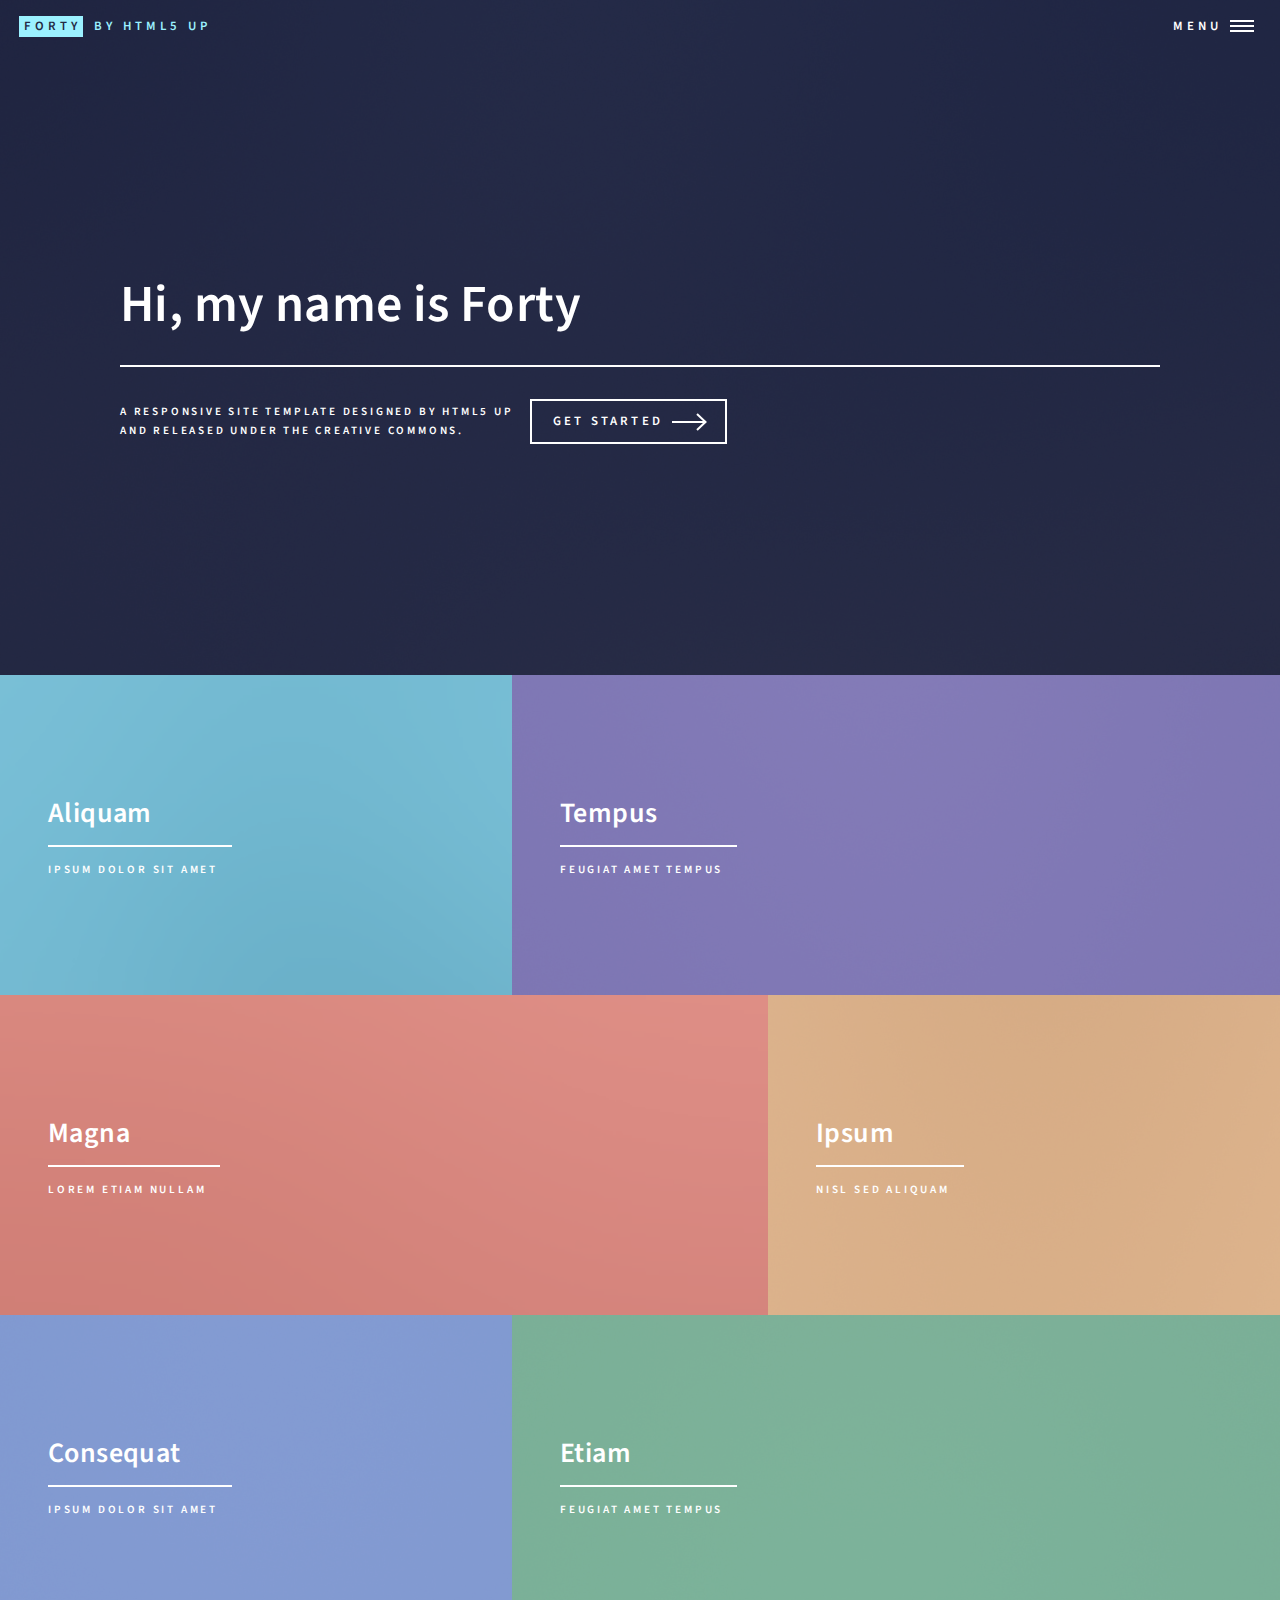
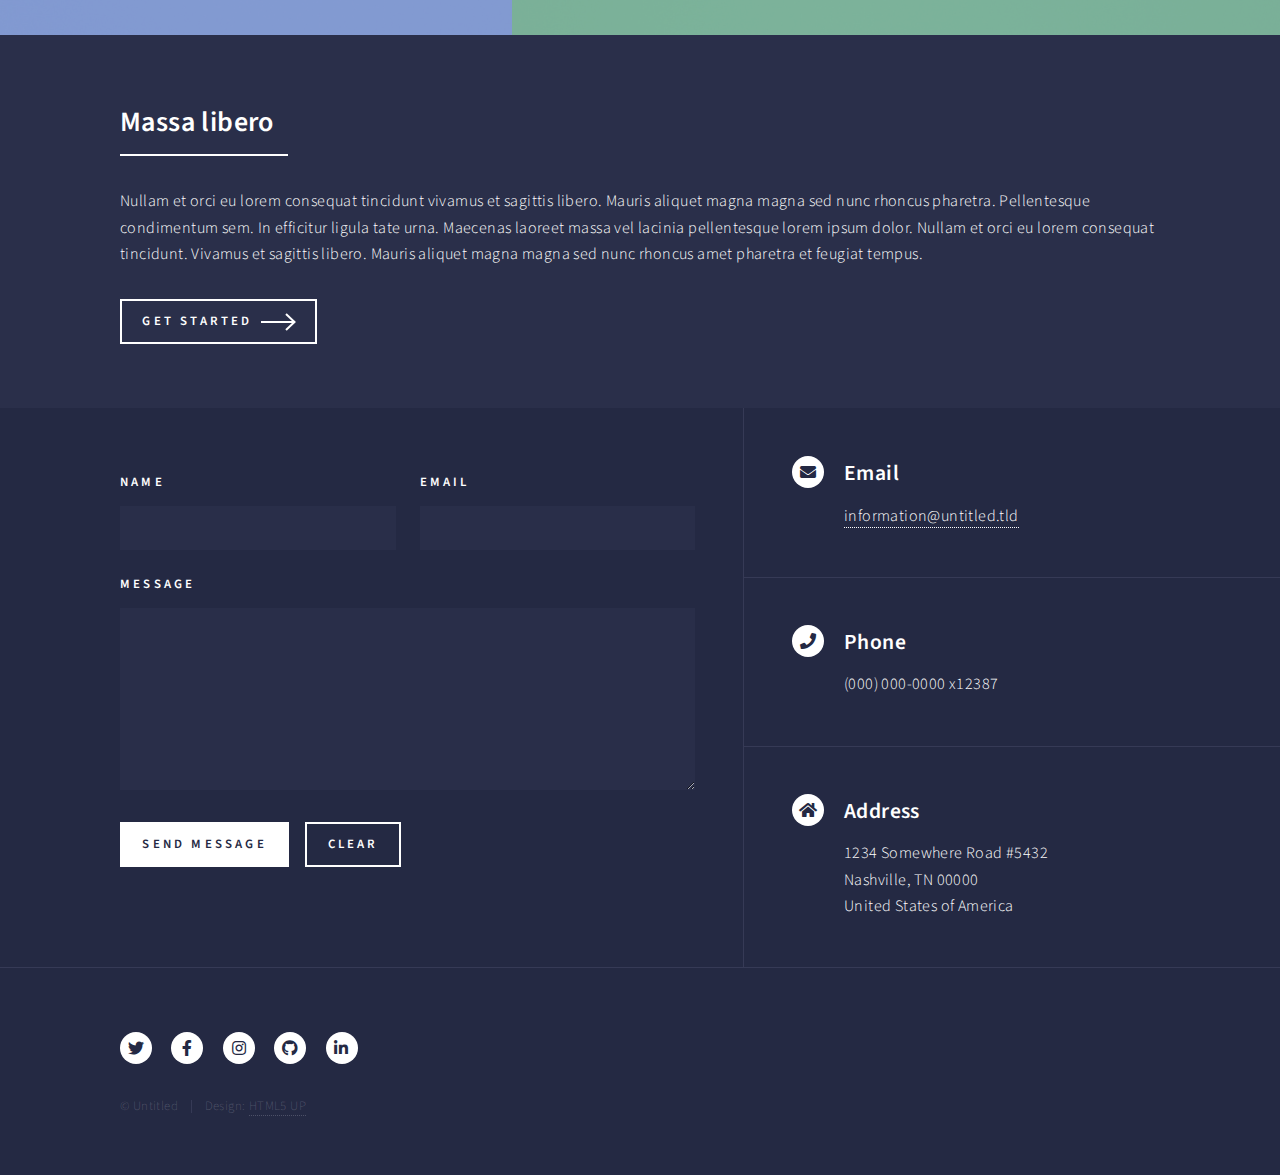
<file: index.html>
<!DOCTYPE HTML>
<!--
	Forty by HTML5 UP
	html5up.net | @ajlkn
	Free for personal and commercial use under the CCA 3.0 license (html5up.net/license)
-->
<html>
	<head>
		<title>Forty by HTML5 UP</title>
		<meta charset="utf-8" />
		<meta name="viewport" content="width=device-width, initial-scale=1, user-scalable=no" />
		<link rel="stylesheet" href="assets/css/main.css" />
		<noscript><link rel="stylesheet" href="assets/css/noscript.css" /></noscript>
	</head>
	<body class="is-preload">

		<!-- Wrapper -->
			<div id="wrapper">

				<!-- Header -->
					<header id="header" class="alt">
						<a href="index.html" class="logo"><strong>Forty</strong> <span>by HTML5 UP</span></a>
						<nav>
							<a href="#menu">Menu</a>
						</nav>
					</header>

				<!-- Menu -->
					<nav id="menu">
						<ul class="links">
							<li><a href="index.html">Home</a></li>
							<li><a href="landing.html">Landing</a></li>
							<li><a href="generic.html">Generic</a></li>
							<li><a href="elements.html">Elements</a></li>
						</ul>
						<ul class="actions stacked">
							<li><a href="#" class="button primary fit">Get Started</a></li>
							<li><a href="#" class="button fit">Log In</a></li>
						</ul>
					</nav>

				<!-- Banner -->
					<section id="banner" class="major">
						<div class="inner">
							<header class="major">
								<h1>Hi, my name is Forty</h1>
							</header>
							<div class="content">
								<p>A responsive site template designed by HTML5 UP<br />
								and released under the Creative Commons.</p>
								<ul class="actions">
									<li><a href="#one" class="button next scrolly">Get Started</a></li>
								</ul>
							</div>
						</div>
					</section>

				<!-- Main -->
					<div id="main">

						<!-- One -->
							<section id="one" class="tiles">
								<article>
									<span class="image">
										<img src="images/pic01.jpg" alt="" />
									</span>
									<header class="major">
										<h3><a href="landing.html" class="link">Aliquam</a></h3>
										<p>Ipsum dolor sit amet</p>
									</header>
								</article>
								<article>
									<span class="image">
										<img src="images/pic02.jpg" alt="" />
									</span>
									<header class="major">
										<h3><a href="landing.html" class="link">Tempus</a></h3>
										<p>feugiat amet tempus</p>
									</header>
								</article>
								<article>
									<span class="image">
										<img src="images/pic03.jpg" alt="" />
									</span>
									<header class="major">
										<h3><a href="landing.html" class="link">Magna</a></h3>
										<p>Lorem etiam nullam</p>
									</header>
								</article>
								<article>
									<span class="image">
										<img src="images/pic04.jpg" alt="" />
									</span>
									<header class="major">
										<h3><a href="landing.html" class="link">Ipsum</a></h3>
										<p>Nisl sed aliquam</p>
									</header>
								</article>
								<article>
									<span class="image">
										<img src="images/pic05.jpg" alt="" />
									</span>
									<header class="major">
										<h3><a href="landing.html" class="link">Consequat</a></h3>
										<p>Ipsum dolor sit amet</p>
									</header>
								</article>
								<article>
									<span class="image">
										<img src="images/pic06.jpg" alt="" />
									</span>
									<header class="major">
										<h3><a href="landing.html" class="link">Etiam</a></h3>
										<p>Feugiat amet tempus</p>
									</header>
								</article>
							</section>

						<!-- Two -->
							<section id="two">
								<div class="inner">
									<header class="major">
										<h2>Massa libero</h2>
									</header>
									<p>Nullam et orci eu lorem consequat tincidunt vivamus et sagittis libero. Mauris aliquet magna magna sed nunc rhoncus pharetra. Pellentesque condimentum sem. In efficitur ligula tate urna. Maecenas laoreet massa vel lacinia pellentesque lorem ipsum dolor. Nullam et orci eu lorem consequat tincidunt. Vivamus et sagittis libero. Mauris aliquet magna magna sed nunc rhoncus amet pharetra et feugiat tempus.</p>
									<ul class="actions">
										<li><a href="landing.html" class="button next">Get Started</a></li>
									</ul>
								</div>
							</section>

					</div>

				<!-- Contact -->
					<section id="contact">
						<div class="inner">
							<section>
								<form method="post" action="#">
									<div class="fields">
										<div class="field half">
											<label for="name">Name</label>
											<input type="text" name="name" id="name" />
										</div>
										<div class="field half">
											<label for="email">Email</label>
											<input type="text" name="email" id="email" />
										</div>
										<div class="field">
											<label for="message">Message</label>
											<textarea name="message" id="message" rows="6"></textarea>
										</div>
									</div>
									<ul class="actions">
										<li><input type="submit" value="Send Message" class="primary" /></li>
										<li><input type="reset" value="Clear" /></li>
									</ul>
								</form>
							</section>
							<section class="split">
								<section>
									<div class="contact-method">
										<span class="icon solid alt fa-envelope"></span>
										<h3>Email</h3>
										<a href="#">information@untitled.tld</a>
									</div>
								</section>
								<section>
									<div class="contact-method">
										<span class="icon solid alt fa-phone"></span>
										<h3>Phone</h3>
										<span>(000) 000-0000 x12387</span>
									</div>
								</section>
								<section>
									<div class="contact-method">
										<span class="icon solid alt fa-home"></span>
										<h3>Address</h3>
										<span>1234 Somewhere Road #5432<br />
										Nashville, TN 00000<br />
										United States of America</span>
									</div>
								</section>
							</section>
						</div>
					</section>

				<!-- Footer -->
					<footer id="footer">
						<div class="inner">
							<ul class="icons">
								<li><a href="#" class="icon brands alt fa-twitter"><span class="label">Twitter</span></a></li>
								<li><a href="#" class="icon brands alt fa-facebook-f"><span class="label">Facebook</span></a></li>
								<li><a href="#" class="icon brands alt fa-instagram"><span class="label">Instagram</span></a></li>
								<li><a href="#" class="icon brands alt fa-github"><span class="label">GitHub</span></a></li>
								<li><a href="#" class="icon brands alt fa-linkedin-in"><span class="label">LinkedIn</span></a></li>
							</ul>
							<ul class="copyright">
								<li>&copy; Untitled</li><li>Design: <a href="https://html5up.net">HTML5 UP</a></li>
							</ul>
						</div>
					</footer>

			</div>

		<!-- Scripts -->
			<script src="assets/js/jquery.min.js"></script>
			<script src="assets/js/jquery.scrolly.min.js"></script>
			<script src="assets/js/jquery.scrollex.min.js"></script>
			<script src="assets/js/browser.min.js"></script>
			<script src="assets/js/breakpoints.min.js"></script>
			<script src="assets/js/util.js"></script>
			<script src="assets/js/main.js"></script>

	</body>
</html>
</file>
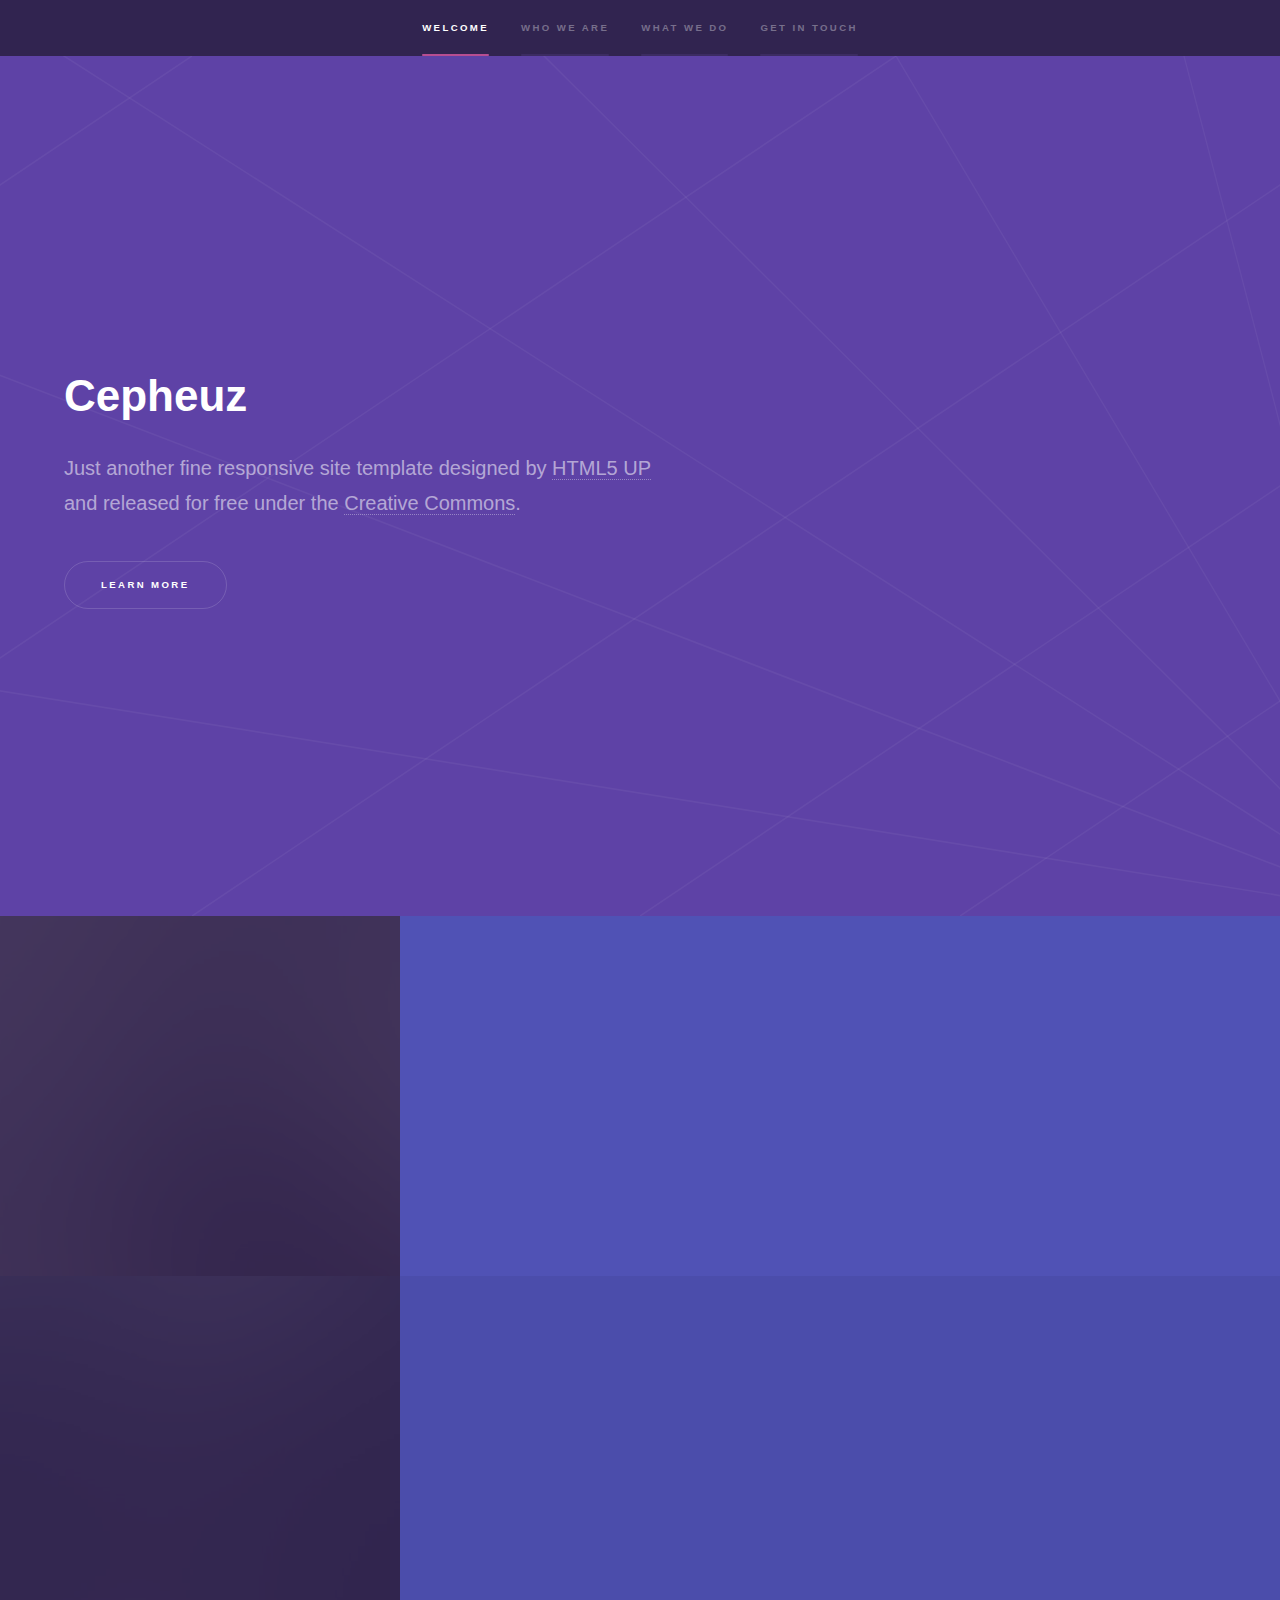
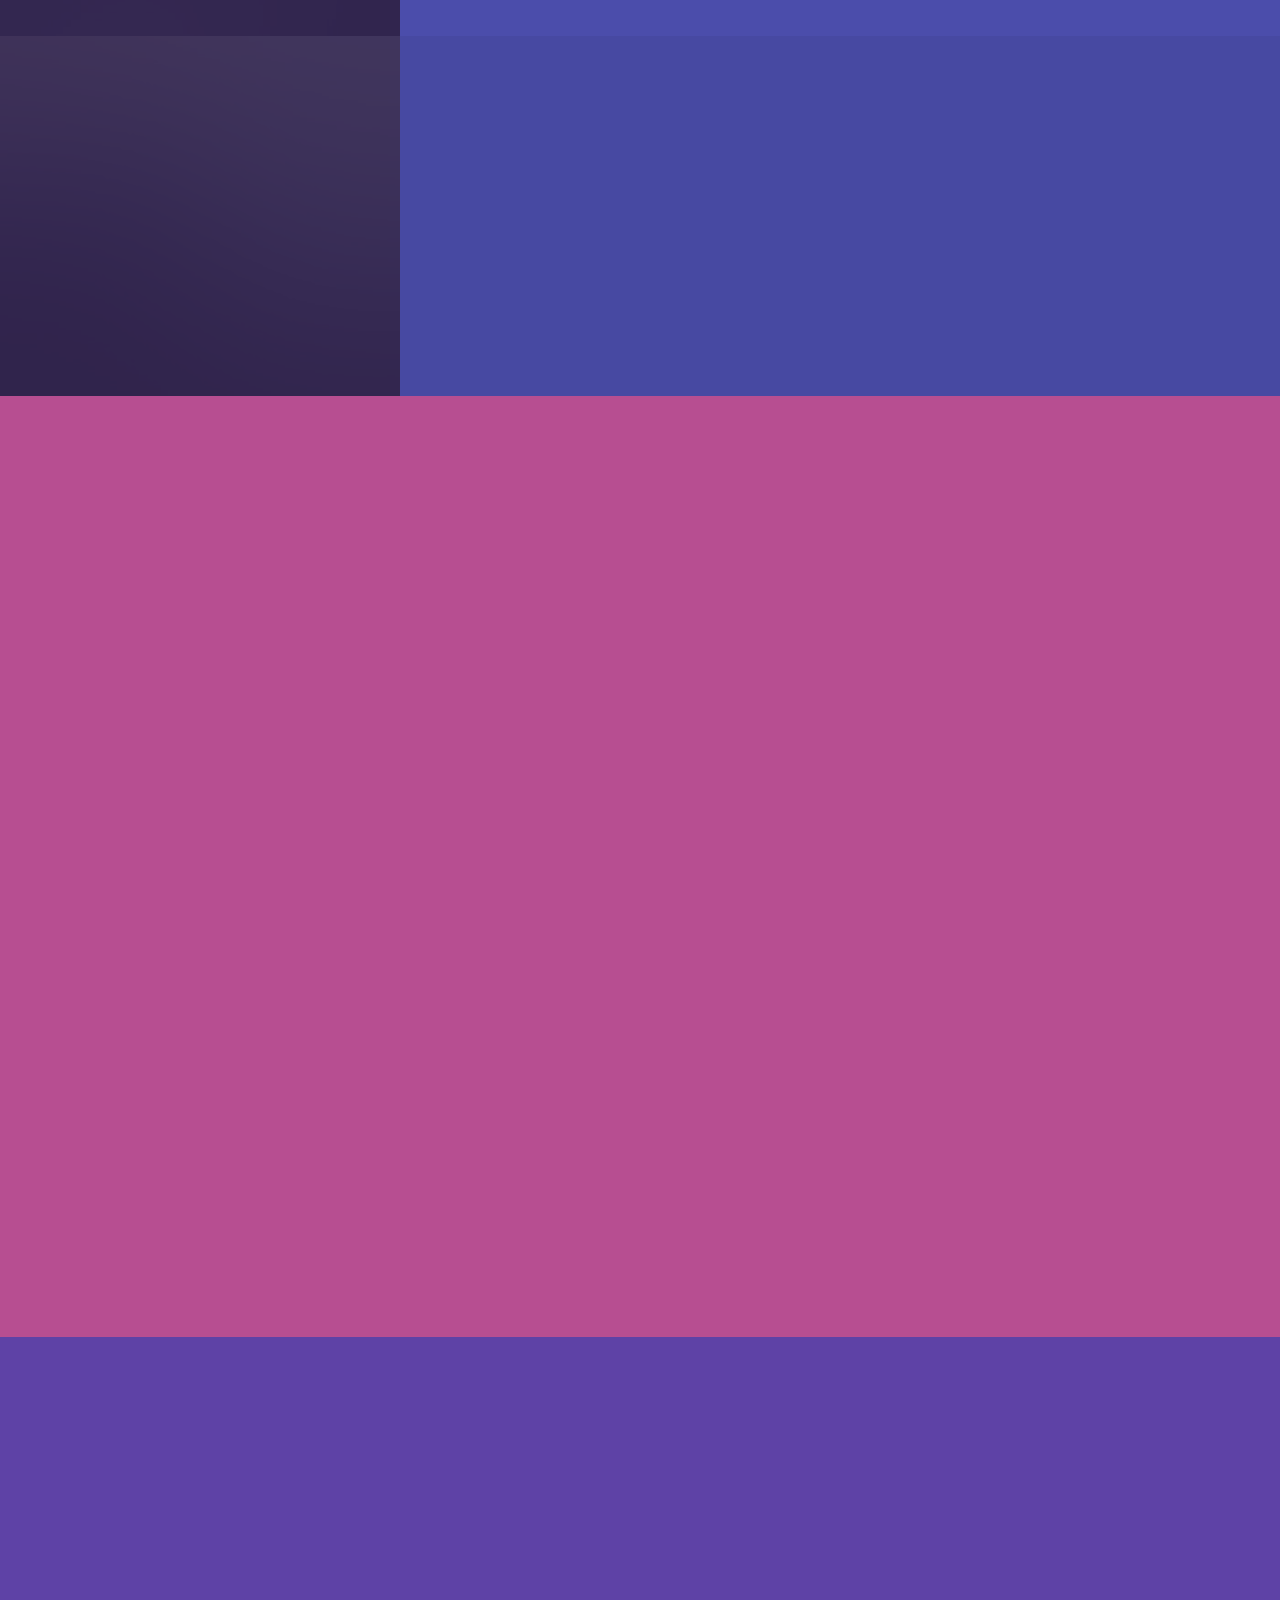
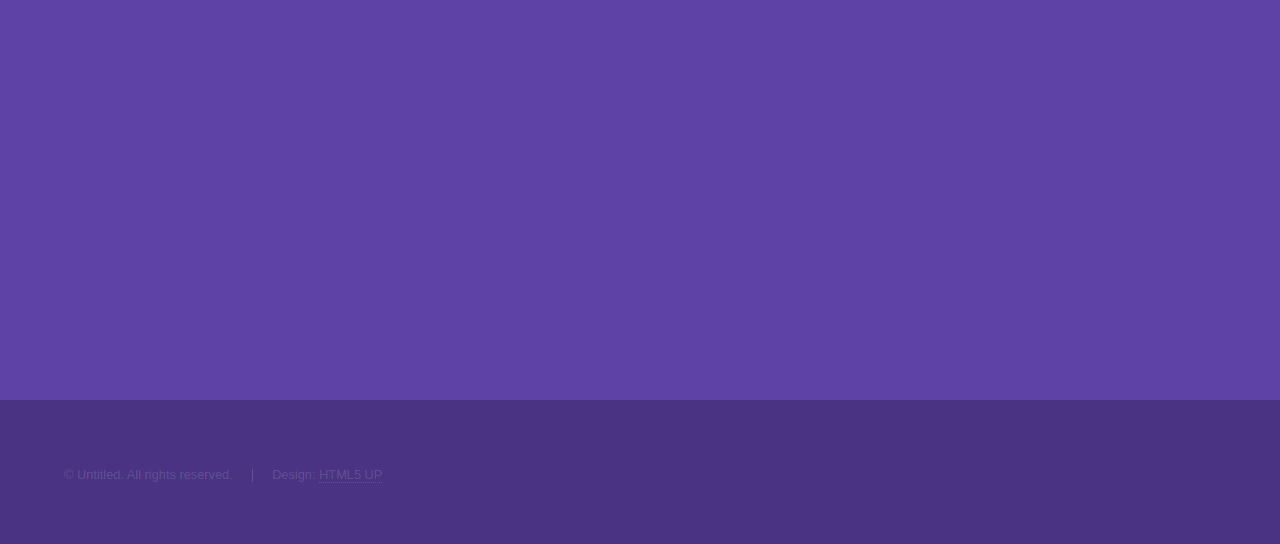
<file: html5up-hyperspace (1)/index.html>
<!DOCTYPE HTML>
<!--
	Hyperspace by HTML5 UP
	html5up.net | @ajlkn
	Free for personal and commercial use under the CCA 3.0 license (html5up.net/license)
-->
<html>
	<head>
		<title>Hyperspace by HTML5 UP</title>
		<meta charset="utf-8" />
		<meta name="viewport" content="width=device-width, initial-scale=1, user-scalable=no" />
		<link rel="stylesheet" href="assets/css/main.css" />
		<noscript><link rel="stylesheet" href="assets/css/noscript.css" /></noscript>
	</head>
	<body class="is-preload">

		<!-- Sidebar -->
			<section id="sidebar">
				<div class="inner">
					<nav>
						<ul>
							<li><a href="#intro">Welcome</a></li>
							<li><a href="#one">Who we are</a></li>
							<li><a href="#two">What we do</a></li>
							<li><a href="#three">Get in touch</a></li>
						</ul>
					</nav>
				</div>
			</section>

		<!-- Wrapper -->
			<div id="wrapper">

				<!-- Intro -->
					<section id="intro" class="wrapper style1 fullscreen fade-up">
						<div class="inner">
							<h1>Cepheuz</h1>
							<p>Just another fine responsive site template designed by <a href="http://html5up.net">HTML5 UP</a><br />
							and released for free under the <a href="http://html5up.net/license">Creative Commons</a>.</p>
							<ul class="actions">
								<li><a href="#one" class="button scrolly">Learn more</a></li>
							</ul>
						</div>
					</section>

				<!-- One -->
					<section id="one" class="wrapper style2 spotlights">
						<section>
							<a href="#" class="image"><img src="images/pic01.jpg" alt="" data-position="center center" /></a>
							<div class="content">
								<div class="inner">
									<h2>CONTABILIDADE</h2>
									<p>Phasellus convallis elit id ullamcorper pulvinar. Duis aliquam turpis mauris, eu ultricies erat malesuada quis. Aliquam dapibus.</p>
									<ul class="actions">
										<li><a href="generic.html" class="button">Learn more</a></li>
									</ul>
								</div>
							</div>
						</section>
						<section>
							<a href="#" class="image"><img src="images/pic02.jpg" alt="" data-position="top center" /></a>
							<div class="content">
								<div class="inner">
									<h2>Feugiat consequat</h2>
									<p>Phasellus convallis elit id ullamcorper pulvinar. Duis aliquam turpis mauris, eu ultricies erat malesuada quis. Aliquam dapibus.</p>
									<ul class="actions">
										<li><a href="generic.html" class="button">Learn more</a></li>
									</ul>
								</div>
							</div>
						</section>
						<section>
							<a href="#" class="image"><img src="images/pic03.jpg" alt="" data-position="25% 25%" /></a>
							<div class="content">
								<div class="inner">
									<h2>Ultricies aliquam</h2>
									<p>Phasellus convallis elit id ullamcorper pulvinar. Duis aliquam turpis mauris, eu ultricies erat malesuada quis. Aliquam dapibus.</p>
									<ul class="actions">
										<li><a href="generic.html" class="button">Learn more</a></li>
									</ul>
								</div>
							</div>
						</section>
					</section>

				<!-- Two -->
					<section id="two" class="wrapper style3 fade-up">
						<div class="inner">
							<h2>What we do</h2>
							<p>Phasellus convallis elit id ullamcorper pulvinar. Duis aliquam turpis mauris, eu ultricies erat malesuada quis. Aliquam dapibus, lacus eget hendrerit bibendum, urna est aliquam sem, sit amet imperdiet est velit quis lorem.</p>
							<div class="features">
								<section>
									<span class="icon solid major fa-code"></span>
									<h3>Lorem ipsum amet</h3>
									<p>Phasellus convallis elit id ullam corper amet et pulvinar. Duis aliquam turpis mauris, sed ultricies erat dapibus.</p>
								</section>
								<section>
									<span class="icon solid major fa-lock"></span>
									<h3>Aliquam sed nullam</h3>
									<p>Phasellus convallis elit id ullam corper amet et pulvinar. Duis aliquam turpis mauris, sed ultricies erat dapibus.</p>
								</section>
								<section>
									<span class="icon solid major fa-cog"></span>
									<h3>Sed erat ullam corper</h3>
									<p>Phasellus convallis elit id ullam corper amet et pulvinar. Duis aliquam turpis mauris, sed ultricies erat dapibus.</p>
								</section>
								<section>
									<span class="icon solid major fa-desktop"></span>
									<h3>Veroeros quis lorem</h3>
									<p>Phasellus convallis elit id ullam corper amet et pulvinar. Duis aliquam turpis mauris, sed ultricies erat dapibus.</p>
								</section>
								<section>
									<span class="icon solid major fa-link"></span>
									<h3>Urna quis bibendum</h3>
									<p>Phasellus convallis elit id ullam corper amet et pulvinar. Duis aliquam turpis mauris, sed ultricies erat dapibus.</p>
								</section>
								<section>
									<span class="icon major fa-gem"></span>
									<h3>Aliquam urna dapibus</h3>
									<p>Phasellus convallis elit id ullam corper amet et pulvinar. Duis aliquam turpis mauris, sed ultricies erat dapibus.</p>
								</section>
							</div>
							<ul class="actions">
								<li><a href="generic.html" class="button">Learn more</a></li>
							</ul>
						</div>
					</section>

				<!-- Three -->
					<section id="three" class="wrapper style1 fade-up">
						<div class="inner">
							<h2>Get in touch</h2>
							<p>Phasellus convallis elit id ullamcorper pulvinar. Duis aliquam turpis mauris, eu ultricies erat malesuada quis. Aliquam dapibus, lacus eget hendrerit bibendum, urna est aliquam sem, sit amet imperdiet est velit quis lorem.</p>
							<div class="split style1">
								<section>
									<form method="post" action="#">
										<div class="fields">
											<div class="field half">
												<label for="name">Name</label>
												<input type="text" name="name" id="name" />
											</div>
											<div class="field half">
												<label for="email">Email</label>
												<input type="text" name="email" id="email" />
											</div>
											<div class="field">
												<label for="message">Message</label>
												<textarea name="message" id="message" rows="5"></textarea>
											</div>
										</div>
										<ul class="actions">
											<li><a href="" class="button submit">Send Message</a></li>
										</ul>
									</form>
								</section>
								<section>
									<ul class="contact">
										<li>
											<h3>Address</h3>
											<span>12345 Somewhere Road #654<br />
											Nashville, TN 00000-0000<br />
											USA</span>
										</li>
										<li>
											<h3>Email</h3>
											<a href="#">user@untitled.tld</a>
										</li>
										<li>
											<h3>Phone</h3>
											<span>(000) 000-0000</span>
										</li>
										<li>
											<h3>Social</h3>
											<ul class="icons">
												<li><a href="#" class="icon brands fa-twitter"><span class="label">Twitter</span></a></li>
												<li><a href="#" class="icon brands fa-facebook-f"><span class="label">Facebook</span></a></li>
												<li><a href="#" class="icon brands fa-github"><span class="label">GitHub</span></a></li>
												<li><a href="#" class="icon brands fa-instagram"><span class="label">Instagram</span></a></li>
												<li><a href="#" class="icon brands fa-linkedin-in"><span class="label">LinkedIn</span></a></li>
											</ul>
										</li>
									</ul>
								</section>
							</div>
						</div>
					</section>

			</div>

		<!-- Footer -->
			<footer id="footer" class="wrapper style1-alt">
				<div class="inner">
					<ul class="menu">
						<li>&copy; Untitled. All rights reserved.</li><li>Design: <a href="http://html5up.net">HTML5 UP</a></li>
					</ul>
				</div>
			</footer>

		<!-- Scripts -->
			<script src="assets/js/jquery.min.js"></script>
			<script src="assets/js/jquery.scrollex.min.js"></script>
			<script src="assets/js/jquery.scrolly.min.js"></script>
			<script src="assets/js/browser.min.js"></script>
			<script src="assets/js/breakpoints.min.js"></script>
			<script src="assets/js/util.js"></script>
			<script src="assets/js/main.js"></script>

	</body>
</html>
</file>
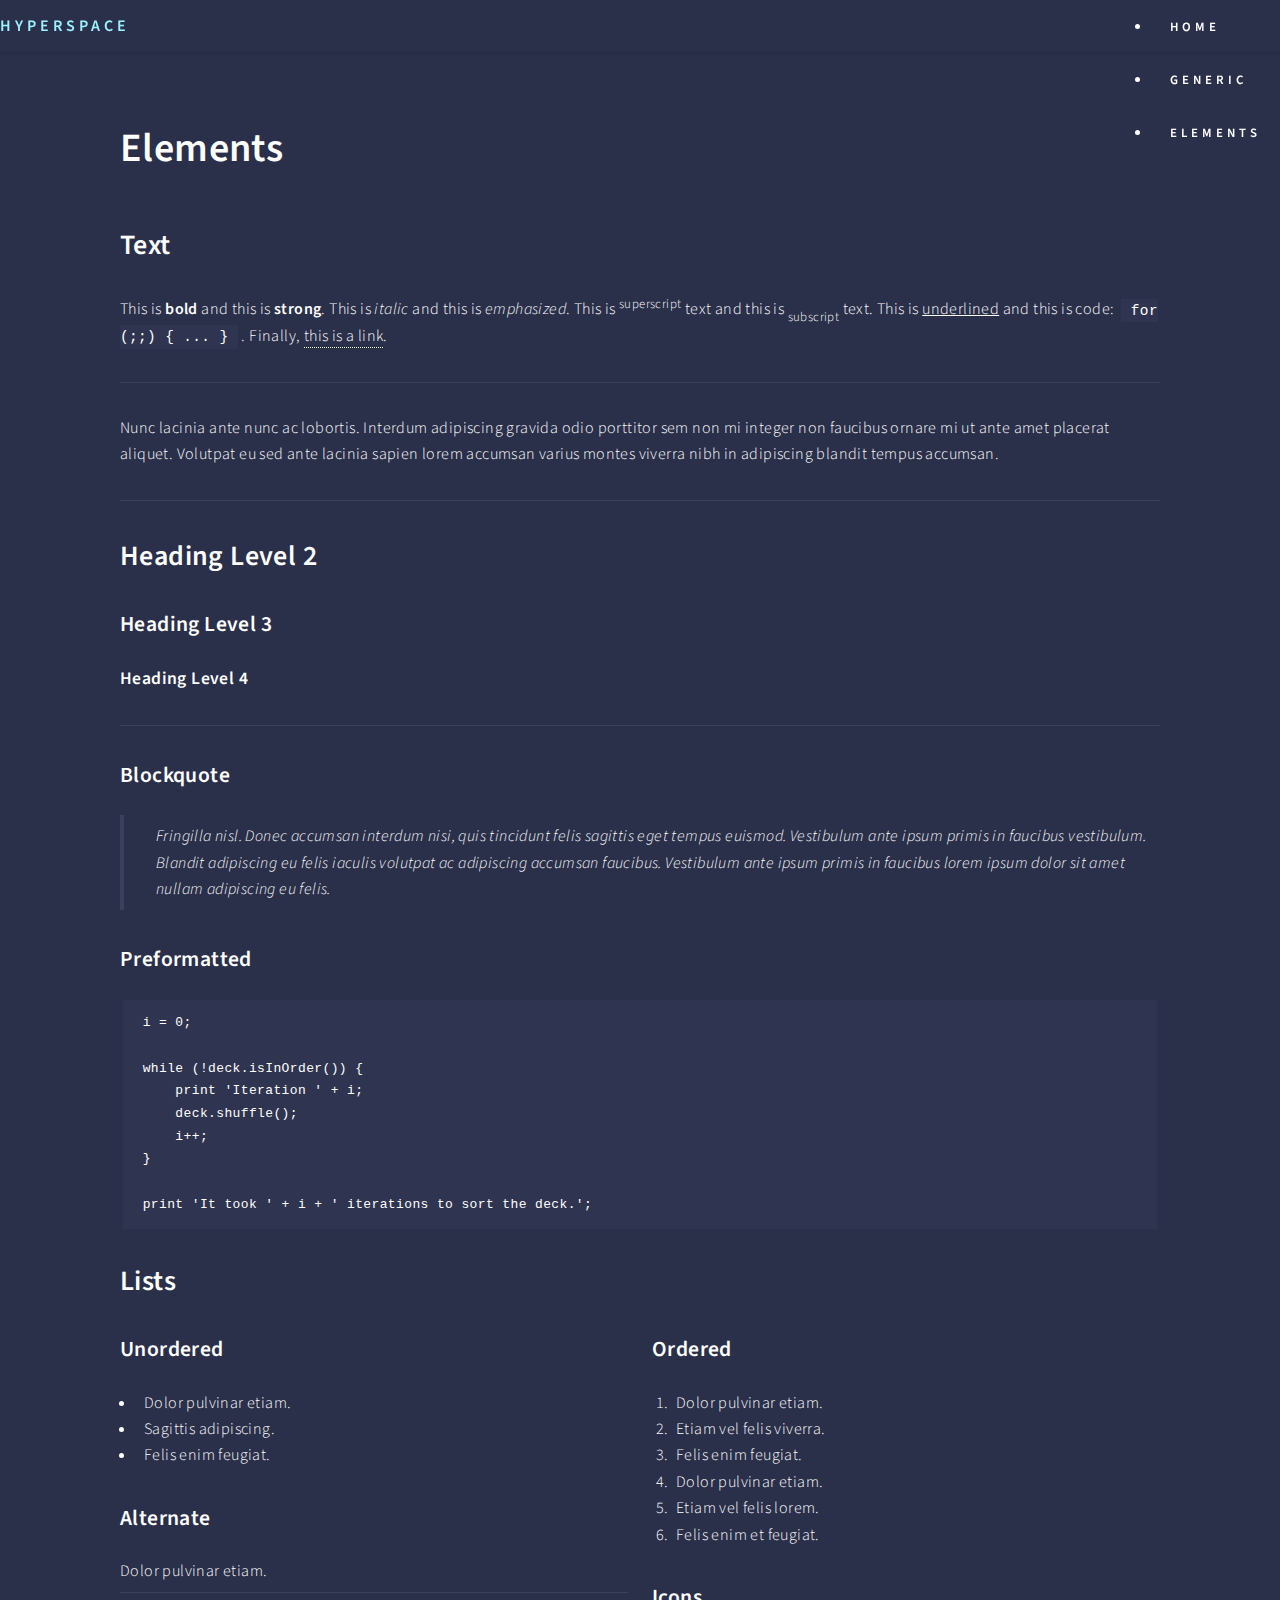
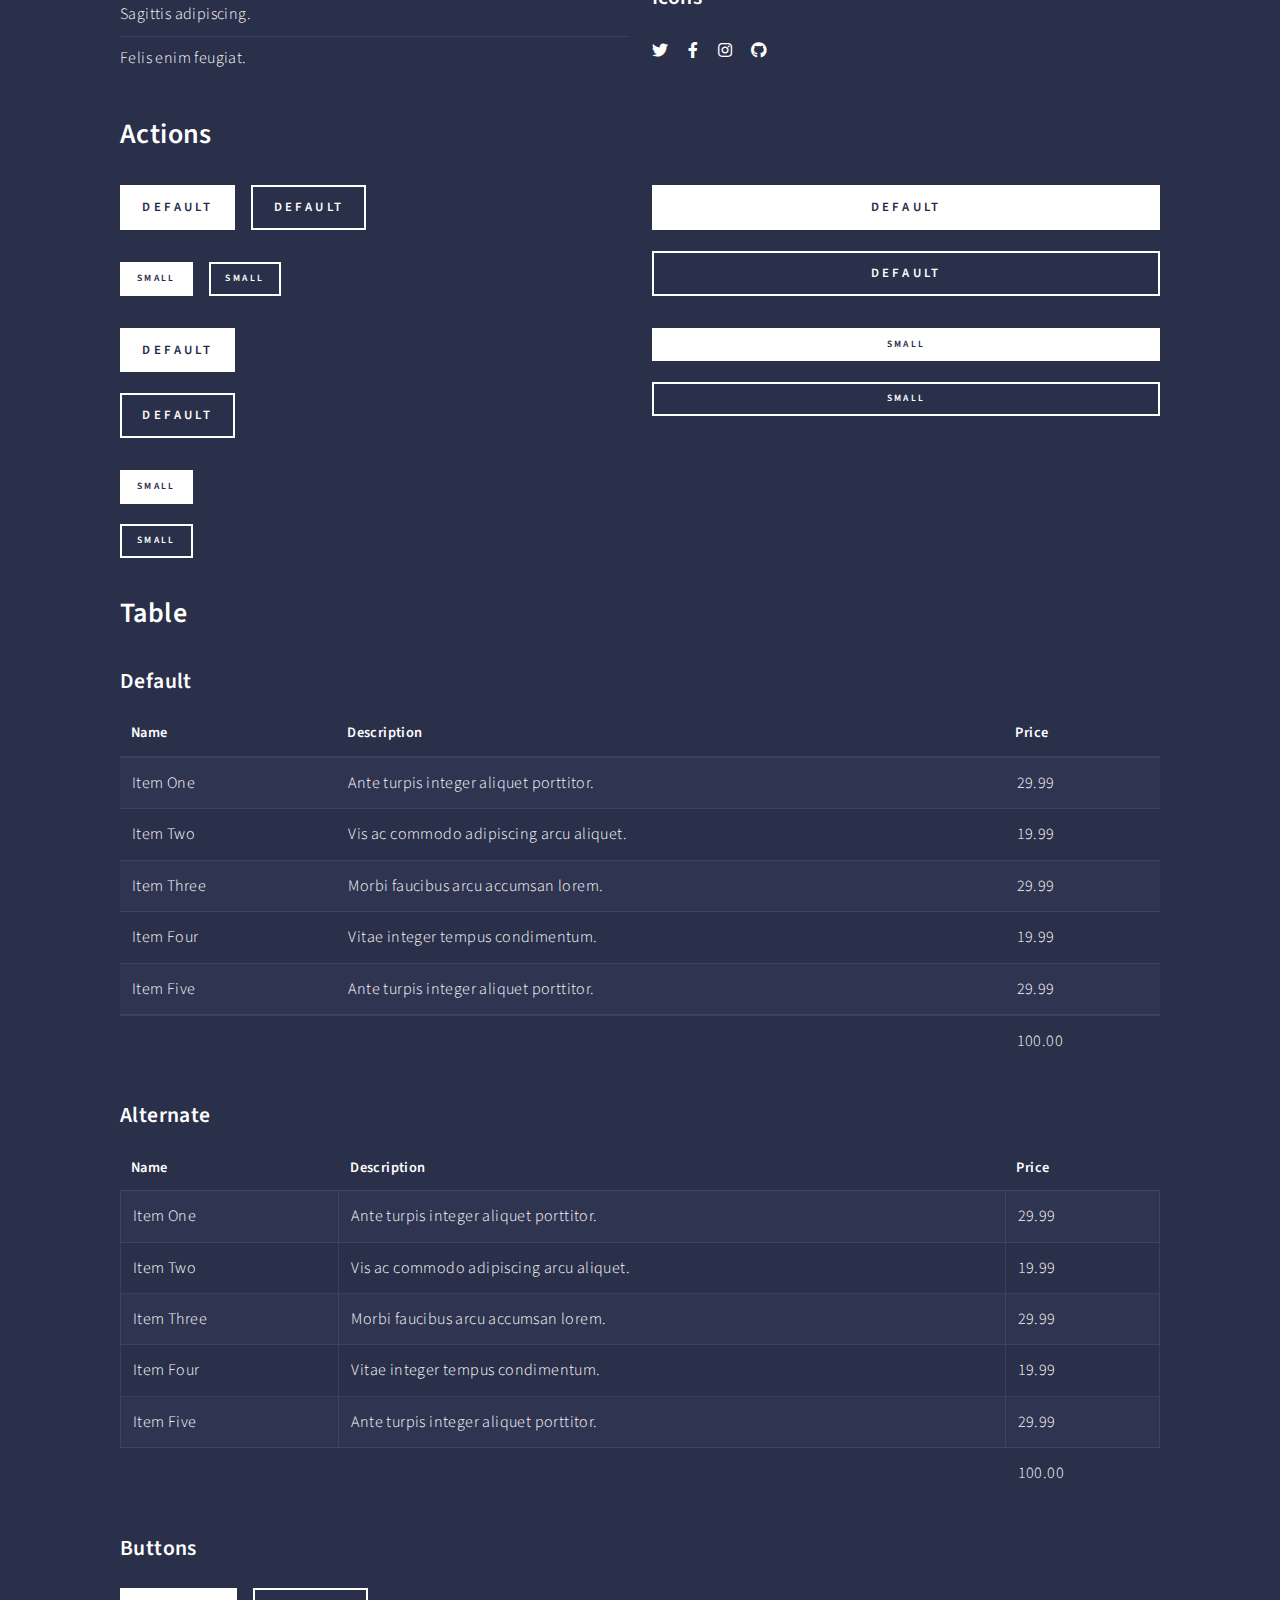
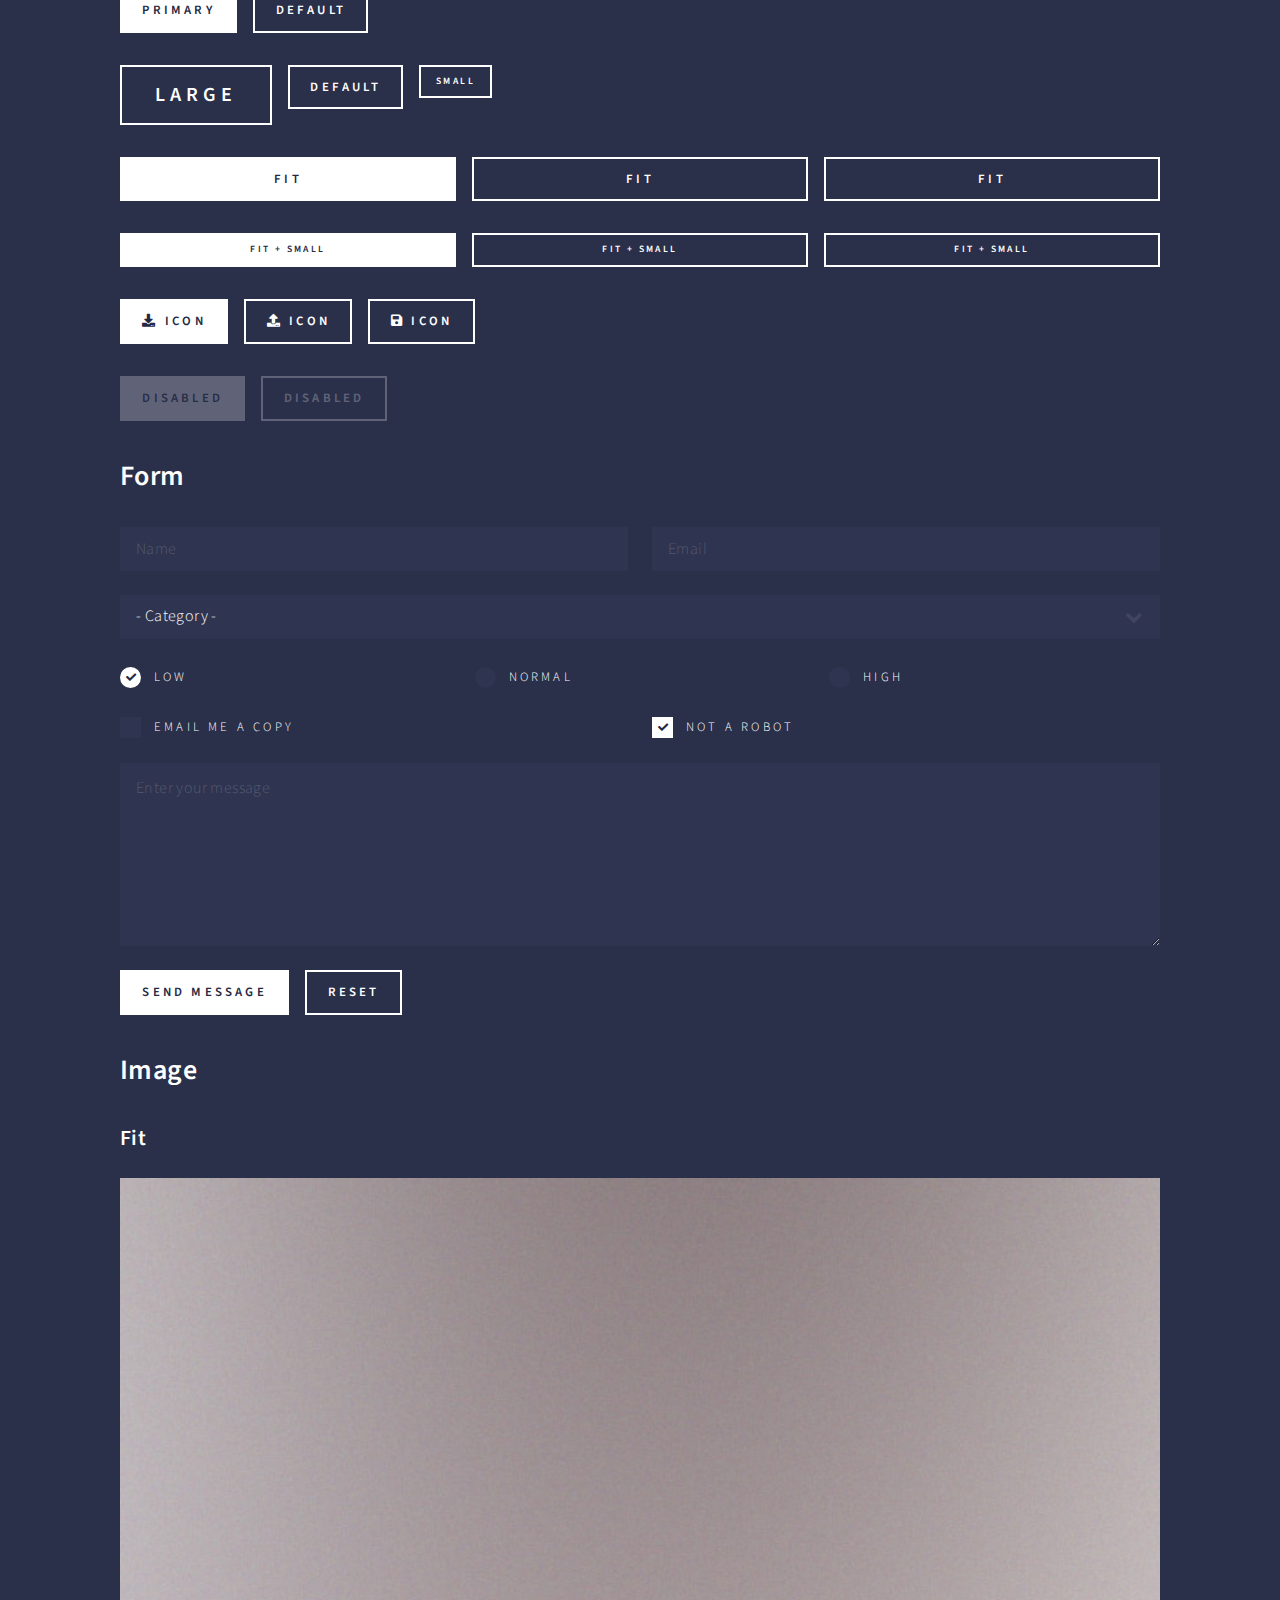
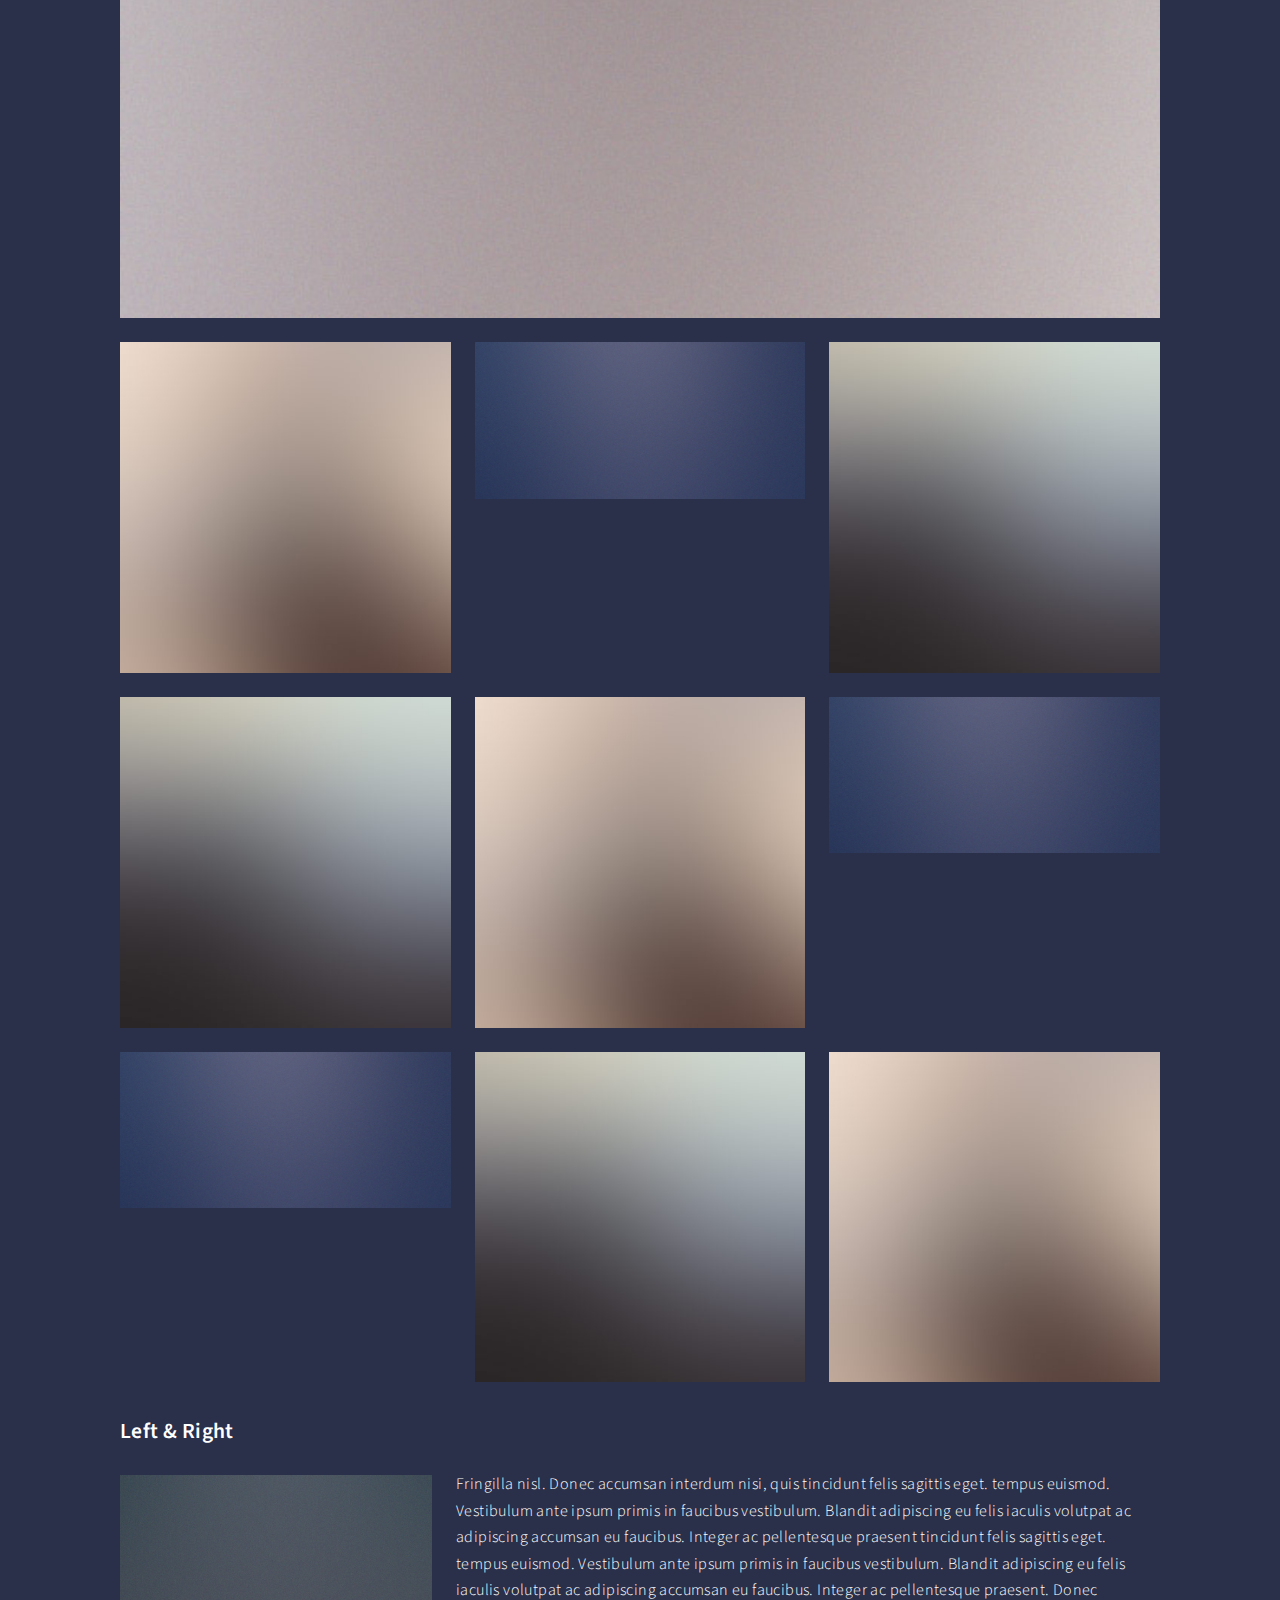
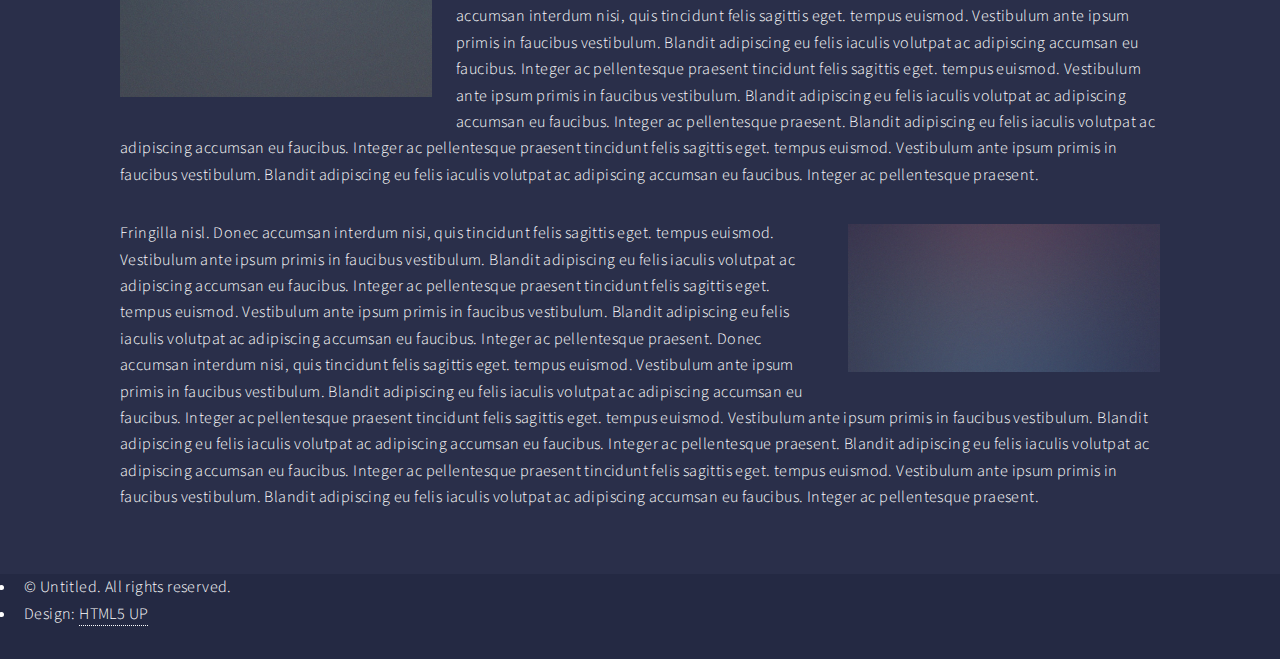
<file: elements.html>
<!DOCTYPE HTML>
<!--
	Hyperspace by HTML5 UP
	html5up.net | @ajlkn
	Free for personal and commercial use under the CCA 3.0 license (html5up.net/license)
-->
<html>
	<head>
		<title>Elements - Hyperspace by HTML5 UP</title>
		<meta charset="utf-8" />
		<meta name="viewport" content="width=device-width, initial-scale=1, user-scalable=no" />
		<link rel="stylesheet" href="assets/css/main.css" />
		<noscript><link rel="stylesheet" href="assets/css/noscript.css" /></noscript>
	</head>
	<body class="is-preload">

		<!-- Header -->
			<header id="header">
				<a href="index.html" class="title">Hyperspace</a>
				<nav>
					<ul>
						<li><a href="index.html">Home</a></li>
						<li><a href="generic.html">Generic</a></li>
						<li><a href="elements.html"  class="active">Elements</a></li>
					</ul>
				</nav>
			</header>

		<!-- Wrapper -->
			<div id="wrapper">

				<!-- Main -->
					<section id="main" class="wrapper">
						<div class="inner">
							<h1 class="major">Elements</h1>

							<!-- Text -->
								<section>
									<h2>Text</h2>
									<p>This is <b>bold</b> and this is <strong>strong</strong>. This is <i>italic</i> and this is <em>emphasized</em>.
									This is <sup>superscript</sup> text and this is <sub>subscript</sub> text.
									This is <u>underlined</u> and this is code: <code>for (;;) { ... }</code>. Finally, <a href="#">this is a link</a>.</p>
									<hr />
									<p>Nunc lacinia ante nunc ac lobortis. Interdum adipiscing gravida odio porttitor sem non mi integer non faucibus ornare mi ut ante amet placerat aliquet. Volutpat eu sed ante lacinia sapien lorem accumsan varius montes viverra nibh in adipiscing blandit tempus accumsan.</p>
									<hr />
									<h2>Heading Level 2</h2>
									<h3>Heading Level 3</h3>
									<h4>Heading Level 4</h4>
									<hr />
									<h3>Blockquote</h3>
									<blockquote>Fringilla nisl. Donec accumsan interdum nisi, quis tincidunt felis sagittis eget tempus euismod. Vestibulum ante ipsum primis in faucibus vestibulum. Blandit adipiscing eu felis iaculis volutpat ac adipiscing accumsan faucibus. Vestibulum ante ipsum primis in faucibus lorem ipsum dolor sit amet nullam adipiscing eu felis.</blockquote>
									<h3>Preformatted</h3>
									<pre><code>i = 0;

while (!deck.isInOrder()) {
    print 'Iteration ' + i;
    deck.shuffle();
    i++;
}

print 'It took ' + i + ' iterations to sort the deck.';</code></pre>
								</section>

							<!-- Lists -->
								<section>
									<h2>Lists</h2>
									<div class="row">
										<div class="col-6 col-12-medium">
											<h3>Unordered</h3>
											<ul>
												<li>Dolor pulvinar etiam.</li>
												<li>Sagittis adipiscing.</li>
												<li>Felis enim feugiat.</li>
											</ul>
											<h3>Alternate</h3>
											<ul class="alt">
												<li>Dolor pulvinar etiam.</li>
												<li>Sagittis adipiscing.</li>
												<li>Felis enim feugiat.</li>
											</ul>
										</div>
										<div class="col-6 col-12-medium">
											<h3>Ordered</h3>
											<ol>
												<li>Dolor pulvinar etiam.</li>
												<li>Etiam vel felis viverra.</li>
												<li>Felis enim feugiat.</li>
												<li>Dolor pulvinar etiam.</li>
												<li>Etiam vel felis lorem.</li>
												<li>Felis enim et feugiat.</li>
											</ol>
											<h3>Icons</h3>
											<ul class="icons">
												<li><a href="#" class="icon brands fa-twitter"><span class="label">Twitter</span></a></li>
												<li><a href="#" class="icon brands fa-facebook-f"><span class="label">Facebook</span></a></li>
												<li><a href="#" class="icon brands fa-instagram"><span class="label">Instagram</span></a></li>
												<li><a href="#" class="icon brands fa-github"><span class="label">Github</span></a></li>
											</ul>
										</div>
									</div>
									<h2>Actions</h2>
									<div class="row">
										<div class="col-6 col-12-medium">
											<ul class="actions">
												<li><a href="#" class="button primary">Default</a></li>
												<li><a href="#" class="button">Default</a></li>
											</ul>
											<ul class="actions small">
												<li><a href="#" class="button primary small">Small</a></li>
												<li><a href="#" class="button small">Small</a></li>
											</ul>
											<ul class="actions stacked">
												<li><a href="#" class="button primary">Default</a></li>
												<li><a href="#" class="button">Default</a></li>
											</ul>
											<ul class="actions stacked">
												<li><a href="#" class="button primary small">Small</a></li>
												<li><a href="#" class="button small">Small</a></li>
											</ul>
										</div>
										<div class="col-6 col-12-medium">
											<ul class="actions stacked">
												<li><a href="#" class="button primary fit">Default</a></li>
												<li><a href="#" class="button fit">Default</a></li>
											</ul>
											<ul class="actions stacked">
												<li><a href="#" class="button primary small fit">Small</a></li>
												<li><a href="#" class="button small fit">Small</a></li>
											</ul>
										</div>
									</div>
								</section>

							<!-- Table -->
								<section>
									<h2>Table</h2>
									<h3>Default</h3>
									<div class="table-wrapper">
										<table>
											<thead>
												<tr>
													<th>Name</th>
													<th>Description</th>
													<th>Price</th>
												</tr>
											</thead>
											<tbody>
												<tr>
													<td>Item One</td>
													<td>Ante turpis integer aliquet porttitor.</td>
													<td>29.99</td>
												</tr>
												<tr>
													<td>Item Two</td>
													<td>Vis ac commodo adipiscing arcu aliquet.</td>
													<td>19.99</td>
												</tr>
												<tr>
													<td>Item Three</td>
													<td> Morbi faucibus arcu accumsan lorem.</td>
													<td>29.99</td>
												</tr>
												<tr>
													<td>Item Four</td>
													<td>Vitae integer tempus condimentum.</td>
													<td>19.99</td>
												</tr>
												<tr>
													<td>Item Five</td>
													<td>Ante turpis integer aliquet porttitor.</td>
													<td>29.99</td>
												</tr>
											</tbody>
											<tfoot>
												<tr>
													<td colspan="2"></td>
													<td>100.00</td>
												</tr>
											</tfoot>
										</table>
									</div>

									<h3>Alternate</h3>
									<div class="table-wrapper">
										<table class="alt">
											<thead>
												<tr>
													<th>Name</th>
													<th>Description</th>
													<th>Price</th>
												</tr>
											</thead>
											<tbody>
												<tr>
													<td>Item One</td>
													<td>Ante turpis integer aliquet porttitor.</td>
													<td>29.99</td>
												</tr>
												<tr>
													<td>Item Two</td>
													<td>Vis ac commodo adipiscing arcu aliquet.</td>
													<td>19.99</td>
												</tr>
												<tr>
													<td>Item Three</td>
													<td> Morbi faucibus arcu accumsan lorem.</td>
													<td>29.99</td>
												</tr>
												<tr>
													<td>Item Four</td>
													<td>Vitae integer tempus condimentum.</td>
													<td>19.99</td>
												</tr>
												<tr>
													<td>Item Five</td>
													<td>Ante turpis integer aliquet porttitor.</td>
													<td>29.99</td>
												</tr>
											</tbody>
											<tfoot>
												<tr>
													<td colspan="2"></td>
													<td>100.00</td>
												</tr>
											</tfoot>
										</table>
									</div>
								</section>

							<!-- Buttons -->
								<section>
									<h3>Buttons</h3>
									<ul class="actions">
										<li><a href="#" class="button primary">Primary</a></li>
										<li><a href="#" class="button">Default</a></li>
									</ul>
									<ul class="actions">
										<li><a href="#" class="button large">Large</a></li>
										<li><a href="#" class="button">Default</a></li>
										<li><a href="#" class="button small">Small</a></li>
									</ul>
									<ul class="actions fit">
										<li><a href="#" class="button primary fit">Fit</a></li>
										<li><a href="#" class="button fit">Fit</a></li>
										<li><a href="#" class="button fit">Fit</a></li>
									</ul>
									<ul class="actions fit small">
										<li><a href="#" class="button primary fit small">Fit + Small</a></li>
										<li><a href="#" class="button fit small">Fit + Small</a></li>
										<li><a href="#" class="button fit small">Fit + Small</a></li>
									</ul>
									<ul class="actions">
										<li><a href="#" class="button primary icon solid fa-download">Icon</a></li>
										<li><a href="#" class="button icon solid fa-upload">Icon</a></li>
										<li><a href="#" class="button icon solid fa-save">Icon</a></li>
									</ul>
									<ul class="actions">
										<li><span class="button primary disabled">Disabled</span></li>
										<li><span class="button disabled">Disabled</span></li>
									</ul>
								</section>

							<!-- Form -->
								<section>
									<h2>Form</h2>
									<form method="post" action="#">
										<div class="row gtr-uniform">
											<div class="col-6 col-12-xsmall">
												<input type="text" name="demo-name" id="demo-name" value="" placeholder="Name" />
											</div>
											<div class="col-6 col-12-xsmall">
												<input type="email" name="demo-email" id="demo-email" value="" placeholder="Email" />
											</div>
											<div class="col-12">
												<select name="demo-category" id="demo-category">
													<option value="">- Category -</option>
													<option value="1">Manufacturing</option>
													<option value="1">Shipping</option>
													<option value="1">Administration</option>
													<option value="1">Human Resources</option>
												</select>
											</div>
											<div class="col-4 col-12-small">
												<input type="radio" id="demo-priority-low" name="demo-priority" checked>
												<label for="demo-priority-low">Low</label>
											</div>
											<div class="col-4 col-12-small">
												<input type="radio" id="demo-priority-normal" name="demo-priority">
												<label for="demo-priority-normal">Normal</label>
											</div>
											<div class="col-4 col-12-small">
												<input type="radio" id="demo-priority-high" name="demo-priority">
												<label for="demo-priority-high">High</label>
											</div>
											<div class="col-6 col-12-small">
												<input type="checkbox" id="demo-copy" name="demo-copy">
												<label for="demo-copy">Email me a copy</label>
											</div>
											<div class="col-6 col-12-small">
												<input type="checkbox" id="demo-human" name="demo-human" checked>
												<label for="demo-human">Not a robot</label>
											</div>
											<div class="col-12">
												<textarea name="demo-message" id="demo-message" placeholder="Enter your message" rows="6"></textarea>
											</div>
											<div class="col-12">
												<ul class="actions">
													<li><input type="submit" value="Send Message" class="primary" /></li>
													<li><input type="reset" value="Reset" /></li>
												</ul>
											</div>
										</div>
									</form>
								</section>

							<!-- Image -->
								<section>
									<h2>Image</h2>
									<h3>Fit</h3>
									<div class="box alt">
										<div class="row gtr-uniform">
											<div class="col-12"><span class="image fit"><img src="images/pic04.jpg" alt="" /></span></div>
											<div class="col-4"><span class="image fit"><img src="images/pic01.jpg" alt="" /></span></div>
											<div class="col-4"><span class="image fit"><img src="images/pic02.jpg" alt="" /></span></div>
											<div class="col-4"><span class="image fit"><img src="images/pic03.jpg" alt="" /></span></div>
											<div class="col-4"><span class="image fit"><img src="images/pic03.jpg" alt="" /></span></div>
											<div class="col-4"><span class="image fit"><img src="images/pic01.jpg" alt="" /></span></div>
											<div class="col-4"><span class="image fit"><img src="images/pic02.jpg" alt="" /></span></div>
											<div class="col-4"><span class="image fit"><img src="images/pic02.jpg" alt="" /></span></div>
											<div class="col-4"><span class="image fit"><img src="images/pic03.jpg" alt="" /></span></div>
											<div class="col-4"><span class="image fit"><img src="images/pic01.jpg" alt="" /></span></div>
										</div>
									</div>
									<h3>Left &amp; Right</h3>
									<p><span class="image left"><img src="images/pic05.jpg" alt="" /></span>Fringilla nisl. Donec accumsan interdum nisi, quis tincidunt felis sagittis eget. tempus euismod. Vestibulum ante ipsum primis in faucibus vestibulum. Blandit adipiscing eu felis iaculis volutpat ac adipiscing accumsan eu faucibus. Integer ac pellentesque praesent tincidunt felis sagittis eget. tempus euismod. Vestibulum ante ipsum primis in faucibus vestibulum. Blandit adipiscing eu felis iaculis volutpat ac adipiscing accumsan eu faucibus. Integer ac pellentesque praesent. Donec accumsan interdum nisi, quis tincidunt felis sagittis eget. tempus euismod. Vestibulum ante ipsum primis in faucibus vestibulum. Blandit adipiscing eu felis iaculis volutpat ac adipiscing accumsan eu faucibus. Integer ac pellentesque praesent tincidunt felis sagittis eget. tempus euismod. Vestibulum ante ipsum primis in faucibus vestibulum. Blandit adipiscing eu felis iaculis volutpat ac adipiscing accumsan eu faucibus. Integer ac pellentesque praesent. Blandit adipiscing eu felis iaculis volutpat ac adipiscing accumsan eu faucibus. Integer ac pellentesque praesent tincidunt felis sagittis eget. tempus euismod. Vestibulum ante ipsum primis in faucibus vestibulum. Blandit adipiscing eu felis iaculis volutpat ac adipiscing accumsan eu faucibus. Integer ac pellentesque praesent.</p>
									<p><span class="image right"><img src="images/pic06.jpg" alt="" /></span>Fringilla nisl. Donec accumsan interdum nisi, quis tincidunt felis sagittis eget. tempus euismod. Vestibulum ante ipsum primis in faucibus vestibulum. Blandit adipiscing eu felis iaculis volutpat ac adipiscing accumsan eu faucibus. Integer ac pellentesque praesent tincidunt felis sagittis eget. tempus euismod. Vestibulum ante ipsum primis in faucibus vestibulum. Blandit adipiscing eu felis iaculis volutpat ac adipiscing accumsan eu faucibus. Integer ac pellentesque praesent. Donec accumsan interdum nisi, quis tincidunt felis sagittis eget. tempus euismod. Vestibulum ante ipsum primis in faucibus vestibulum. Blandit adipiscing eu felis iaculis volutpat ac adipiscing accumsan eu faucibus. Integer ac pellentesque praesent tincidunt felis sagittis eget. tempus euismod. Vestibulum ante ipsum primis in faucibus vestibulum. Blandit adipiscing eu felis iaculis volutpat ac adipiscing accumsan eu faucibus. Integer ac pellentesque praesent. Blandit adipiscing eu felis iaculis volutpat ac adipiscing accumsan eu faucibus. Integer ac pellentesque praesent tincidunt felis sagittis eget. tempus euismod. Vestibulum ante ipsum primis in faucibus vestibulum. Blandit adipiscing eu felis iaculis volutpat ac adipiscing accumsan eu faucibus. Integer ac pellentesque praesent.</p>
								</section>

						</div>
					</section>

			</div>

		<!-- Footer -->
			<footer id="footer" class="wrapper alt">
				<div class="inner">
					<ul class="menu">
						<li>&copy; Untitled. All rights reserved.</li><li>Design: <a href="http://html5up.net">HTML5 UP</a></li>
					</ul>
				</div>
			</footer>

		<!-- Scripts -->
			<script src="assets/js/jquery.min.js"></script>
			<script src="assets/js/jquery.scrollex.min.js"></script>
			<script src="assets/js/jquery.scrolly.min.js"></script>
			<script src="assets/js/browser.min.js"></script>
			<script src="assets/js/breakpoints.min.js"></script>
			<script src="assets/js/util.js"></script>
			<script src="assets/js/main.js"></script>

	</body>
</html>
</file>
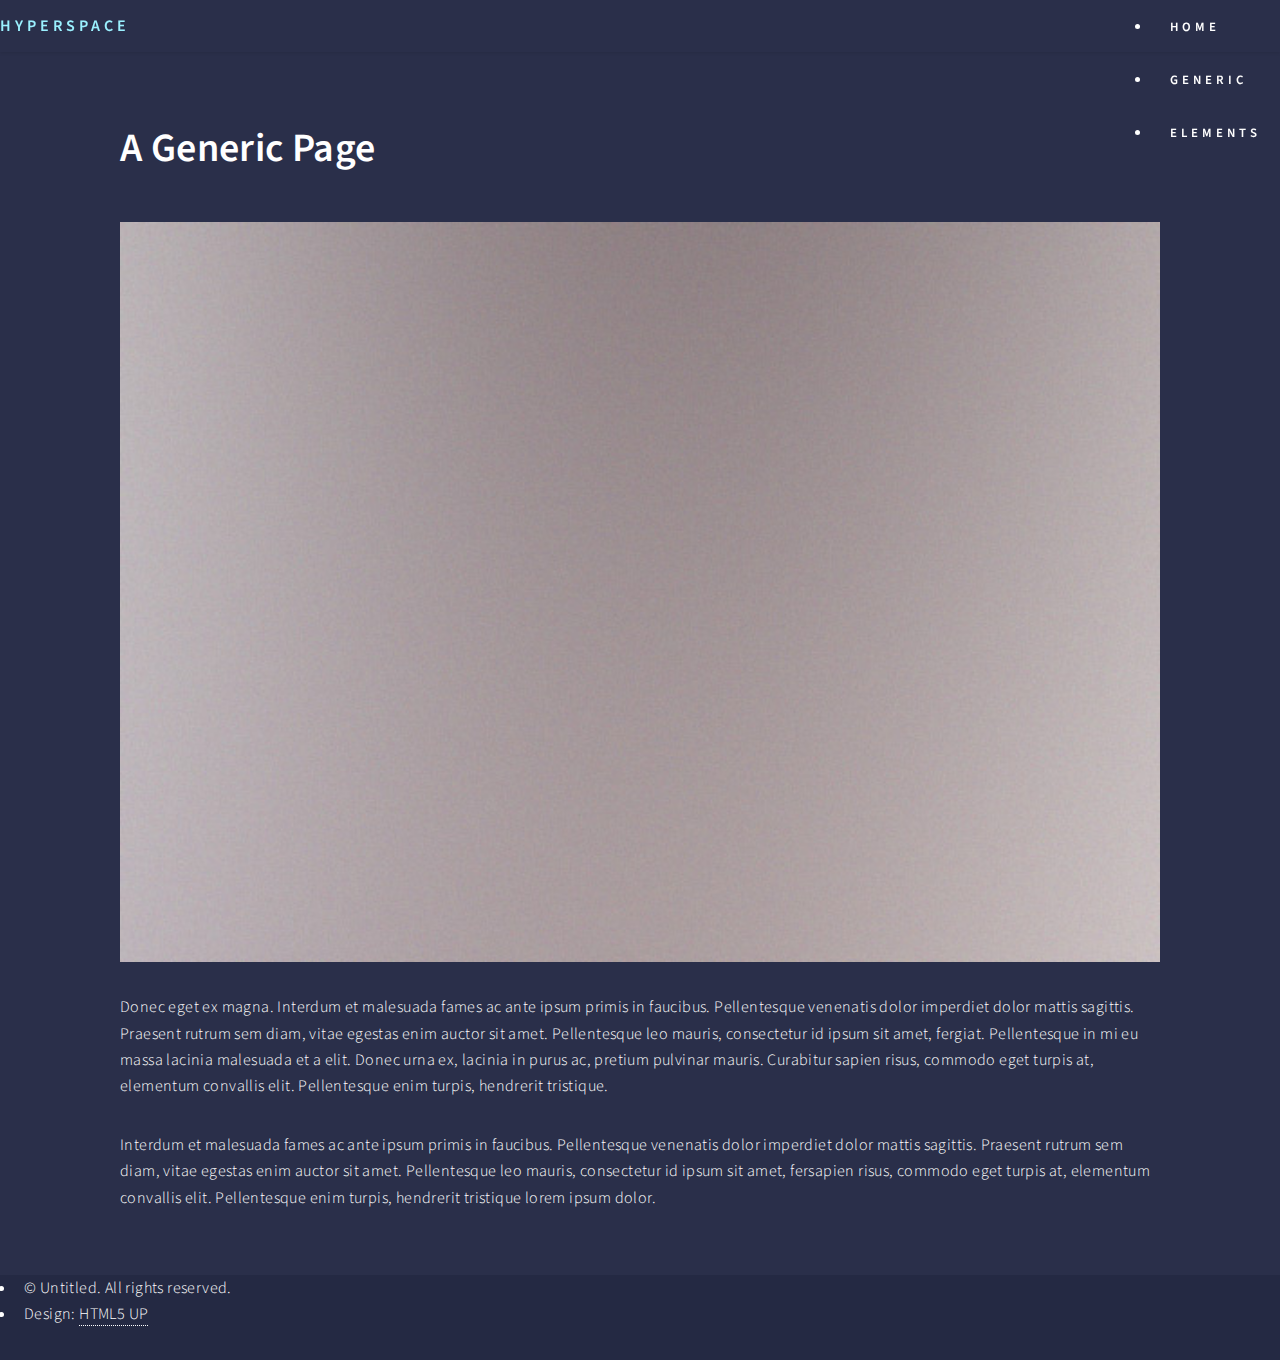
<file: generic.html>
<!DOCTYPE HTML>
<!--
	Hyperspace by HTML5 UP
	html5up.net | @ajlkn
	Free for personal and commercial use under the CCA 3.0 license (html5up.net/license)
-->
<html>
	<head>
		<title>Generic - Hyperspace by HTML5 UP</title>
		<meta charset="utf-8" />
		<meta name="viewport" content="width=device-width, initial-scale=1, user-scalable=no" />
		<link rel="stylesheet" href="assets/css/main.css" />
		<noscript><link rel="stylesheet" href="assets/css/noscript.css" /></noscript>
	</head>
	<body class="is-preload">

		<!-- Header -->
			<header id="header">
				<a href="index.html" class="title">Hyperspace</a>
				<nav>
					<ul>
						<li><a href="index.html">Home</a></li>
						<li><a href="generic.html" class="active">Generic</a></li>
						<li><a href="elements.html">Elements</a></li>
					</ul>
				</nav>
			</header>

		<!-- Wrapper -->
			<div id="wrapper">

				<!-- Main -->
					<section id="main" class="wrapper">
						<div class="inner">
							<h1 class="major">A Generic Page</h1>
							<span class="image fit"><img src="images/pic04.jpg" alt="" /></span>
							<p>Donec eget ex magna. Interdum et malesuada fames ac ante ipsum primis in faucibus. Pellentesque venenatis dolor imperdiet dolor mattis sagittis. Praesent rutrum sem diam, vitae egestas enim auctor sit amet. Pellentesque leo mauris, consectetur id ipsum sit amet, fergiat. Pellentesque in mi eu massa lacinia malesuada et a elit. Donec urna ex, lacinia in purus ac, pretium pulvinar mauris. Curabitur sapien risus, commodo eget turpis at, elementum convallis elit. Pellentesque enim turpis, hendrerit tristique.</p>
							<p>Interdum et malesuada fames ac ante ipsum primis in faucibus. Pellentesque venenatis dolor imperdiet dolor mattis sagittis. Praesent rutrum sem diam, vitae egestas enim auctor sit amet. Pellentesque leo mauris, consectetur id ipsum sit amet, fersapien risus, commodo eget turpis at, elementum convallis elit. Pellentesque enim turpis, hendrerit tristique lorem ipsum dolor.</p>
						</div>
					</section>

			</div>

		<!-- Footer -->
			<footer id="footer" class="wrapper alt">
				<div class="inner">
					<ul class="menu">
						<li>&copy; Untitled. All rights reserved.</li><li>Design: <a href="http://html5up.net">HTML5 UP</a></li>
					</ul>
				</div>
			</footer>

		<!-- Scripts -->
			<script src="assets/js/jquery.min.js"></script>
			<script src="assets/js/jquery.scrollex.min.js"></script>
			<script src="assets/js/jquery.scrolly.min.js"></script>
			<script src="assets/js/browser.min.js"></script>
			<script src="assets/js/breakpoints.min.js"></script>
			<script src="assets/js/util.js"></script>
			<script src="assets/js/main.js"></script>

	</body>
</html>
</file>
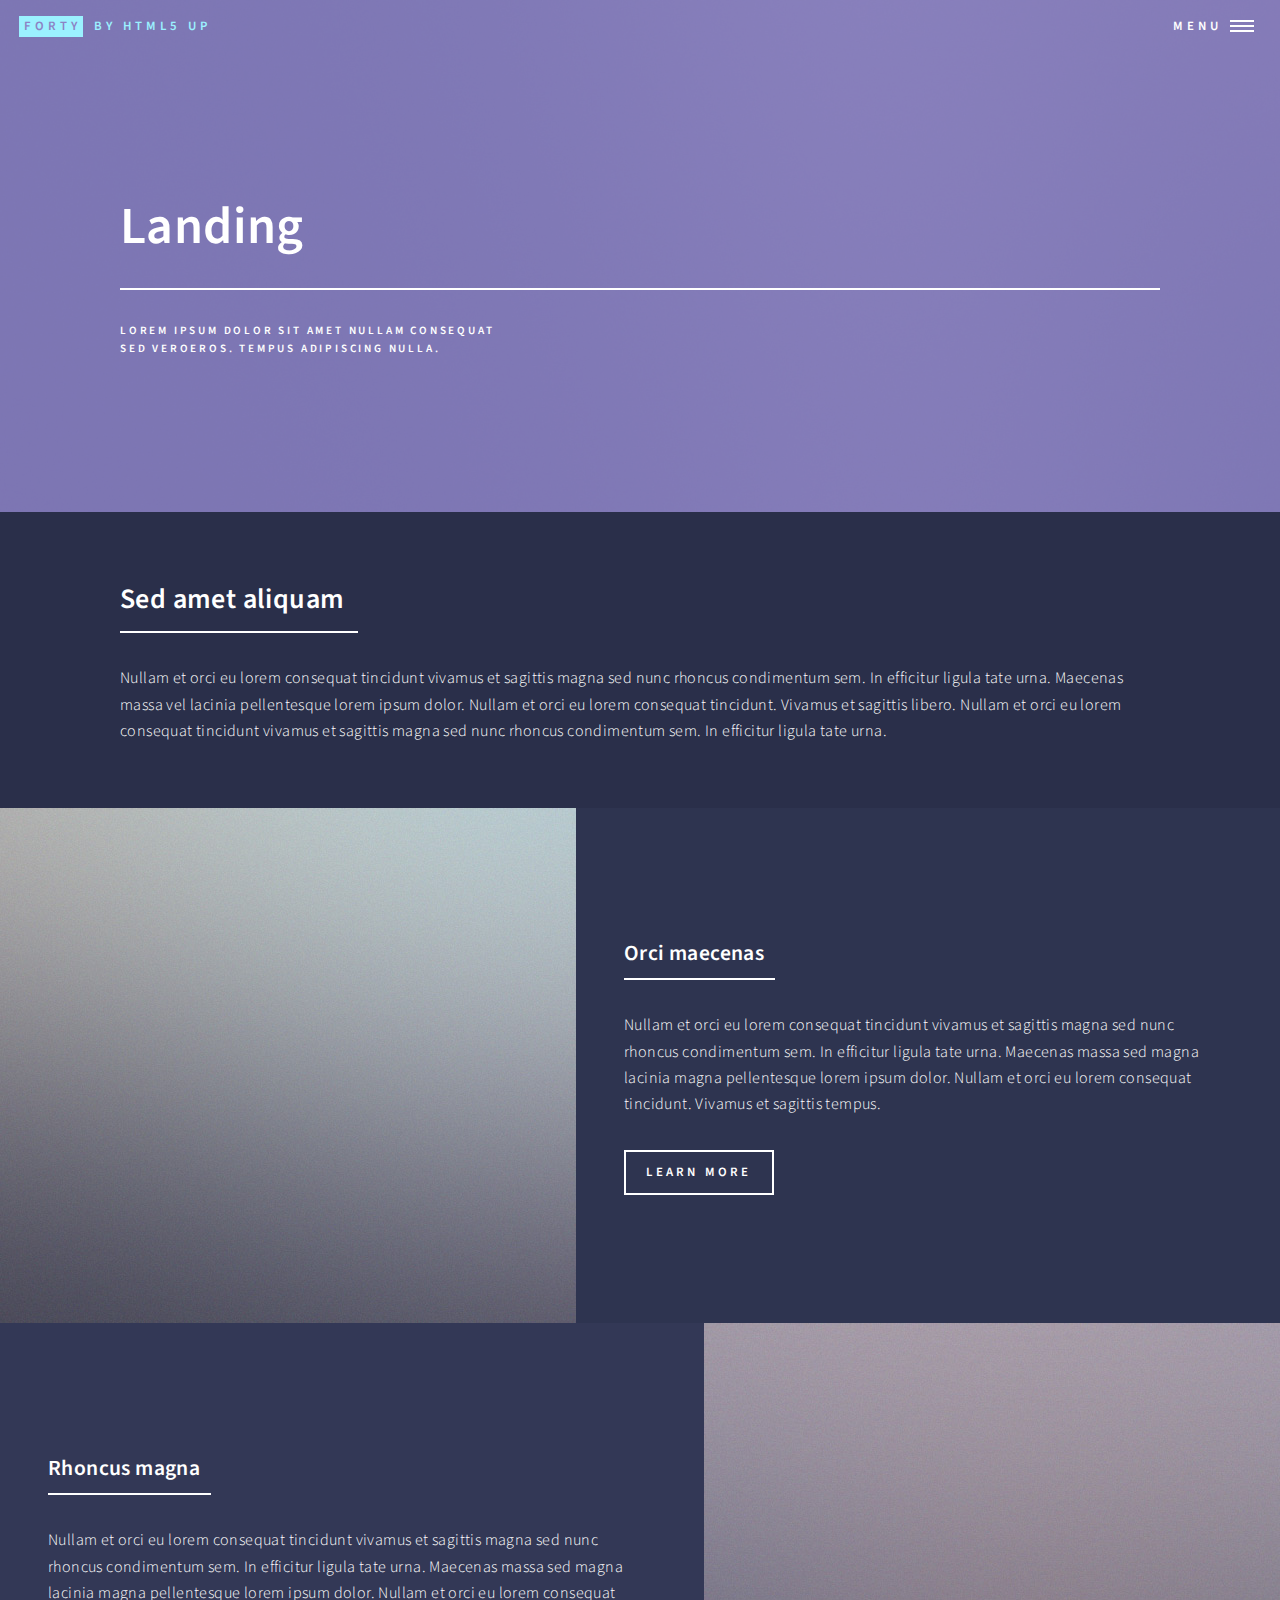
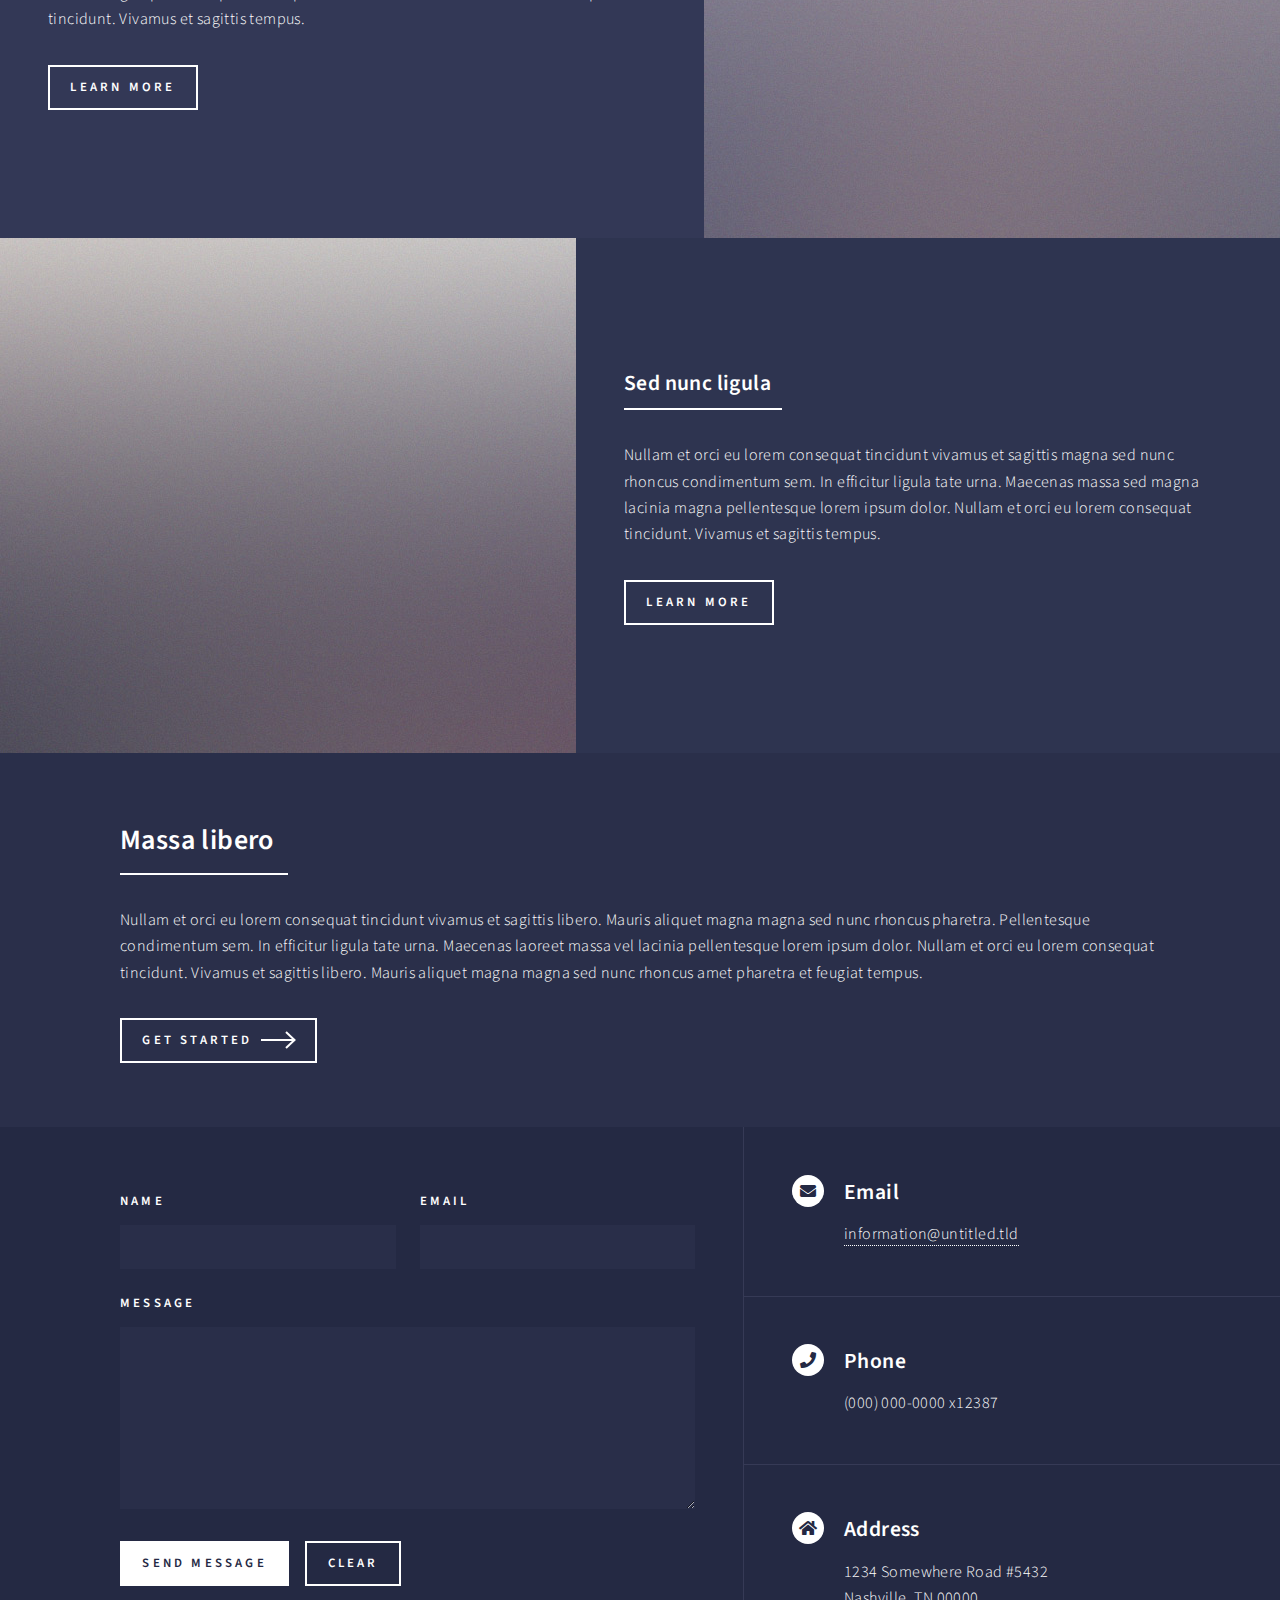
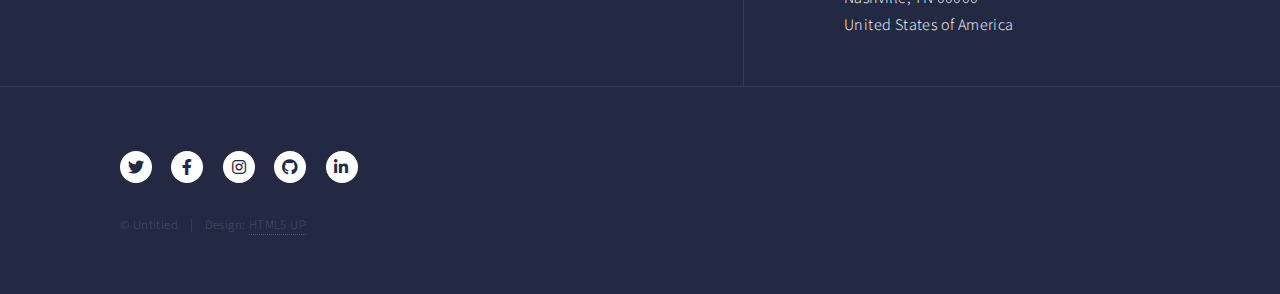
<file: landing.html>
<!DOCTYPE HTML>
<!--
	Forty by HTML5 UP
	html5up.net | @ajlkn
	Free for personal and commercial use under the CCA 3.0 license (html5up.net/license)
-->
<html>
	<head>
		<title>Landing - Forty by HTML5 UP</title>
		<meta charset="utf-8" />
		<meta name="viewport" content="width=device-width, initial-scale=1, user-scalable=no" />
		<link rel="stylesheet" href="assets/css/main.css" />
		<noscript><link rel="stylesheet" href="assets/css/noscript.css" /></noscript>
	</head>
	<body class="is-preload">

		<!-- Wrapper -->
			<div id="wrapper">

				<!-- Header -->
				<!-- Note: The "styleN" class below should match that of the banner element. -->
					<header id="header" class="alt style2">
						<a href="index.html" class="logo"><strong>Forty</strong> <span>by HTML5 UP</span></a>
						<nav>
							<a href="#menu">Menu</a>
						</nav>
					</header>

				<!-- Menu -->
					<nav id="menu">
						<ul class="links">
							<li><a href="index.html">Home</a></li>
							<li><a href="landing.html">Landing</a></li>
							<li><a href="generic.html">Generic</a></li>
							<li><a href="elements.html">Elements</a></li>
						</ul>
						<ul class="actions stacked">
							<li><a href="#" class="button primary fit">Get Started</a></li>
							<li><a href="#" class="button fit">Log In</a></li>
						</ul>
					</nav>

				<!-- Banner -->
				<!-- Note: The "styleN" class below should match that of the header element. -->
					<section id="banner" class="style2">
						<div class="inner">
							<span class="image">
								<img src="images/pic07.jpg" alt="" />
							</span>
							<header class="major">
								<h1>Landing</h1>
							</header>
							<div class="content">
								<p>Lorem ipsum dolor sit amet nullam consequat<br />
								sed veroeros. tempus adipiscing nulla.</p>
							</div>
						</div>
					</section>

				<!-- Main -->
					<div id="main">

						<!-- One -->
							<section id="one">
								<div class="inner">
									<header class="major">
										<h2>Sed amet aliquam</h2>
									</header>
									<p>Nullam et orci eu lorem consequat tincidunt vivamus et sagittis magna sed nunc rhoncus condimentum sem. In efficitur ligula tate urna. Maecenas massa vel lacinia pellentesque lorem ipsum dolor. Nullam et orci eu lorem consequat tincidunt. Vivamus et sagittis libero. Nullam et orci eu lorem consequat tincidunt vivamus et sagittis magna sed nunc rhoncus condimentum sem. In efficitur ligula tate urna.</p>
								</div>
							</section>

						<!-- Two -->
							<section id="two" class="spotlights">
								<section>
									<a href="generic.html" class="image">
										<img src="images/pic08.jpg" alt="" data-position="center center" />
									</a>
									<div class="content">
										<div class="inner">
											<header class="major">
												<h3>Orci maecenas</h3>
											</header>
											<p>Nullam et orci eu lorem consequat tincidunt vivamus et sagittis magna sed nunc rhoncus condimentum sem. In efficitur ligula tate urna. Maecenas massa sed magna lacinia magna pellentesque lorem ipsum dolor. Nullam et orci eu lorem consequat tincidunt. Vivamus et sagittis tempus.</p>
											<ul class="actions">
												<li><a href="generic.html" class="button">Learn more</a></li>
											</ul>
										</div>
									</div>
								</section>
								<section>
									<a href="generic.html" class="image">
										<img src="images/pic09.jpg" alt="" data-position="top center" />
									</a>
									<div class="content">
										<div class="inner">
											<header class="major">
												<h3>Rhoncus magna</h3>
											</header>
											<p>Nullam et orci eu lorem consequat tincidunt vivamus et sagittis magna sed nunc rhoncus condimentum sem. In efficitur ligula tate urna. Maecenas massa sed magna lacinia magna pellentesque lorem ipsum dolor. Nullam et orci eu lorem consequat tincidunt. Vivamus et sagittis tempus.</p>
											<ul class="actions">
												<li><a href="generic.html" class="button">Learn more</a></li>
											</ul>
										</div>
									</div>
								</section>
								<section>
									<a href="generic.html" class="image">
										<img src="images/pic10.jpg" alt="" data-position="25% 25%" />
									</a>
									<div class="content">
										<div class="inner">
											<header class="major">
												<h3>Sed nunc ligula</h3>
											</header>
											<p>Nullam et orci eu lorem consequat tincidunt vivamus et sagittis magna sed nunc rhoncus condimentum sem. In efficitur ligula tate urna. Maecenas massa sed magna lacinia magna pellentesque lorem ipsum dolor. Nullam et orci eu lorem consequat tincidunt. Vivamus et sagittis tempus.</p>
											<ul class="actions">
												<li><a href="generic.html" class="button">Learn more</a></li>
											</ul>
										</div>
									</div>
								</section>
							</section>

						<!-- Three -->
							<section id="three">
								<div class="inner">
									<header class="major">
										<h2>Massa libero</h2>
									</header>
									<p>Nullam et orci eu lorem consequat tincidunt vivamus et sagittis libero. Mauris aliquet magna magna sed nunc rhoncus pharetra. Pellentesque condimentum sem. In efficitur ligula tate urna. Maecenas laoreet massa vel lacinia pellentesque lorem ipsum dolor. Nullam et orci eu lorem consequat tincidunt. Vivamus et sagittis libero. Mauris aliquet magna magna sed nunc rhoncus amet pharetra et feugiat tempus.</p>
									<ul class="actions">
										<li><a href="generic.html" class="button next">Get Started</a></li>
									</ul>
								</div>
							</section>

					</div>

				<!-- Contact -->
					<section id="contact">
						<div class="inner">
							<section>
								<form method="post" action="#">
									<div class="fields">
										<div class="field half">
											<label for="name">Name</label>
											<input type="text" name="name" id="name" />
										</div>
										<div class="field half">
											<label for="email">Email</label>
											<input type="text" name="email" id="email" />
										</div>
										<div class="field">
											<label for="message">Message</label>
											<textarea name="message" id="message" rows="6"></textarea>
										</div>
									</div>
									<ul class="actions">
										<li><input type="submit" value="Send Message" class="primary" /></li>
										<li><input type="reset" value="Clear" /></li>
									</ul>
								</form>
							</section>
							<section class="split">
								<section>
									<div class="contact-method">
										<span class="icon solid alt fa-envelope"></span>
										<h3>Email</h3>
										<a href="#">information@untitled.tld</a>
									</div>
								</section>
								<section>
									<div class="contact-method">
										<span class="icon solid alt fa-phone"></span>
										<h3>Phone</h3>
										<span>(000) 000-0000 x12387</span>
									</div>
								</section>
								<section>
									<div class="contact-method">
										<span class="icon solid alt fa-home"></span>
										<h3>Address</h3>
										<span>1234 Somewhere Road #5432<br />
										Nashville, TN 00000<br />
										United States of America</span>
									</div>
								</section>
							</section>
						</div>
					</section>

				<!-- Footer -->
					<footer id="footer">
						<div class="inner">
							<ul class="icons">
								<li><a href="#" class="icon brands alt fa-twitter"><span class="label">Twitter</span></a></li>
								<li><a href="#" class="icon brands alt fa-facebook-f"><span class="label">Facebook</span></a></li>
								<li><a href="#" class="icon brands alt fa-instagram"><span class="label">Instagram</span></a></li>
								<li><a href="#" class="icon brands alt fa-github"><span class="label">GitHub</span></a></li>
								<li><a href="#" class="icon brands alt fa-linkedin-in"><span class="label">LinkedIn</span></a></li>
							</ul>
							<ul class="copyright">
								<li>&copy; Untitled</li><li>Design: <a href="https://html5up.net">HTML5 UP</a></li>
							</ul>
						</div>
					</footer>

			</div>

		<!-- Scripts -->
			<script src="assets/js/jquery.min.js"></script>
			<script src="assets/js/jquery.scrolly.min.js"></script>
			<script src="assets/js/jquery.scrollex.min.js"></script>
			<script src="assets/js/browser.min.js"></script>
			<script src="assets/js/breakpoints.min.js"></script>
			<script src="assets/js/util.js"></script>
			<script src="assets/js/main.js"></script>

	</body>
</html>
</file>
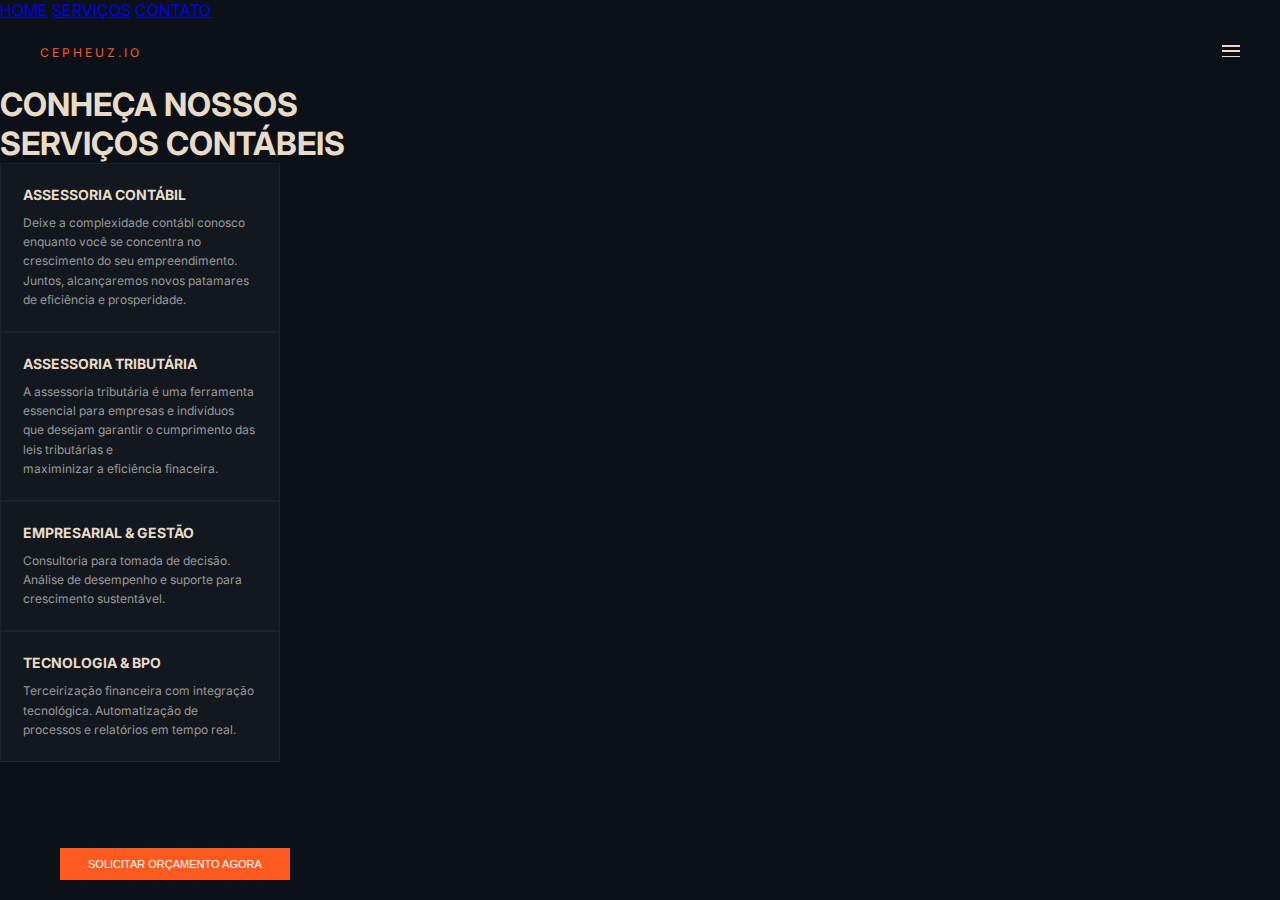
<file: servicos.html>
<!DOCTYPE html>
<html lang="pt-br">
<head>
  <meta charset="UTF-8">
  <title>Cepheuz - Nossos Serviços Contábeis</title>
  <link rel="icon" type="image/png" href="favicon.png"> <link rel="stylesheet" href="css/style.css?v=4"> <link href="https://fonts.googleapis.com/css2?family=Montserrat:wght@300;400;600&display=swap" rel="stylesheet">
  <meta name="viewport" content="width=device-width, initial-scale=1.0">
</head>
<body class="services-page">

<div class="menu-overlay">
  <div class="menu-close">
    <span></span>
    <span></span>
  </div>
  <nav class="menu-links">
    <a href="index.html" class="menu-link">HOME</a>
    <a href="servicos.html" class="menu-link active-link">SERVIÇOS</a> <a href="#contato" class="menu-link">CONTATO</a>
  </nav>
</div>
<div class="frame">

  <header class="header">
    <div class="logo">CEPHEUZ.IO</div>
    <div class="menu">
      <span></span>
      <span></span>
      <span></span>
    </div>
  </header>

  <main class="services-hero">
    
    <div class="left-services">
      <h1 class="services-title">CONHEÇA NOSSOS<br>SERVIÇOS&nbsp;CONTÁBEIS</h1>
    </div>

    <div class="right-services">
      <div class="card services-card">
        <h3>ASSESSORIA CONTÁBIL</h3>
        <p>Deixe a complexidade contábl conosco enquanto você se concentra no crescimento
          do seu empreendimento.<br>Juntos, alcançaremos novos patamares de eficiência e 
          prosperidade.</p>
        
      </div>
      <div class="card services-card">          
        <h3>ASSESSORIA TRIBUTÁRIA</h3>
        <p>A assessoria tributária é uma ferramenta essencial para empresas e indivíduos que desejam
          garantir o cumprimento das leis tributárias e <br>maximinizar a eficiência finaceira.</p>
      </div>
      <div class="card services-card">
        <h3>EMPRESARIAL & GESTÃO</h3>
        <p>Consultoria para tomada de decisão. Análise de desempenho e suporte para crescimento sustentável.</p>
      </div>
      <div class="card services-card">
        <h3>TECNOLOGIA & BPO</h3>
        <p>Terceirização financeira com integração tecnológica. Automatização de processos e relatórios em tempo real.</p>
      </div>
    </div>

  </main>

  <button class="btn services-cta">SOLICITAR ORÇAMENTO AGORA</button>

</div>

<script src="script/script.js"></script>
</body>
</html>
</file>
<file: assets/css/noscript.css>
/*
	Forty by HTML5 UP
	html5up.net | @ajlkn
	Free for personal and commercial use under the CCA 3.0 license (html5up.net/license)
*/

/* Banner */

	body.is-preload #banner:after {
		opacity: 0.85;
	}

	body.is-preload #banner > .inner {
		-moz-filter: none;
		-webkit-filter: none;
		-ms-filter: none;
		filter: none;
		-moz-transform: none;
		-webkit-transform: none;
		-ms-transform: none;
		transform: none;
		opacity: 1;
	}
</file>
<file: html5up-hyperspace (1)/assets/css/noscript.css>
/*
	Hyperspace by HTML5 UP
	html5up.net | @ajlkn
	Free for personal and commercial use under the CCA 3.0 license (html5up.net/license)
*/

/* Spotlights */

	.spotlights > section > .image:before {
		opacity: 0 !important;
	}

	.spotlights > section > .content > .inner {
		-moz-transform: none !important;
		-webkit-transform: none !important;
		-ms-transform: none !important;
		transform: none !important;
		opacity: 1 !important;
	}

/* Wrapper */

	.wrapper > .inner {
		opacity: 1 !important;
		-moz-transform: none !important;
		-webkit-transform: none !important;
		-ms-transform: none !important;
		transform: none !important;
	}

/* Sidebar */

	#sidebar > .inner {
		opacity: 1 !important;
	}

	#sidebar nav > ul > li {
		-moz-transform: none !important;
		-webkit-transform: none !important;
		-ms-transform: none !important;
		transform: none !important;
		opacity: 1 !important;
	}
</file>
<file: css/style.css>
@import url('https://fonts.googleapis.com/css2?family=Inter:wght@300;400;600&display=swap');

* {
  margin: 0;
  padding: 0;
  box-sizing: border-box;
}

body {
  background: #0c1117;
  font-family: 'Inter', sans-serif;
  color: #e8dcc8;
}

/* CONTAINER CENTRAL (IMPORTANTE!!) */
.container {
  width: 92%;
  height: 90vh;
  margin: 5vh auto;
  border-radius: 18px;
  overflow: hidden;
  display: flex;
  flex-direction: column;

  background: linear-gradient(90deg, #0b1117 55%, #1a2430 45%);
  box-shadow: 0 40px 80px rgba(0,0,0,0.6);
}

/* HEADER */
.header {
  display: flex;
  justify-content: space-between;
  padding: 25px 40px;
}

.logo {
  font-size: 12px;
  letter-spacing: 3px;
  color: #ff5a1f;
}

.menu {
  width: 18px;
  height: 12px;
  display: flex;
  flex-direction: column;
  justify-content: space-between;
  cursor: pointer;
}

.menu span {
  height: 1.5px;
  width: 100%;
  background: #e6dccb;
  display: block;
}

/* HERO */
.hero {
  flex: 1;
  display: flex;
}

/* LEFT */
.left {
  width: 55%;
  padding: 60px 60px;
  position: relative;
}

.left h1 {
  font-size: 72px;
  font-weight: 600;
  line-height: 1.1;
  margin-bottom: 40px;
}

/* CARD BASE */
.card {
  width: 280px;
  padding: 22px;
  background: rgba(255,255,255,0.03);
  border: 1px solid rgba(255,255,255,0.05);
}

.card h3 {
  font-size: 14px;
  margin-bottom: 10px;
}

.card p {
  font-size: 12px;
  color: #9a9a9a;
  line-height: 1.6;
}

/* destaque laranja suave */
.card span {
  color: #ff5a1f;
}

/* posição */
.left-card {
  position: absolute;
  bottom: 80px;
}

/* botão */
.btn {
  position: absolute;
  bottom: 20px;
  left: 60px;
  padding: 10px 28px;
  font-size: 11px;
  border: none;
  background: #ff5a1f;
  color: white;
  cursor: pointer;
}

/* RIGHT */
.right {
  width: 45%;
  position: relative;
}

/* card direito */
.right-card {
  position: absolute;
  bottom: 80px;
  right: 80px;
}

/* seta */
.arrow {
  position: absolute;
  right: 50px;
  top: 50%;
  transform: translateY(-50%);
  font-size: 18px;
  opacity: 0.6;
  animation: arrowMove 2s ease-in-out infinite;
}

@keyframes arrowMove {
  0%   { transform: translateY(-50%) translateX(0); }
  50%  { transform: translateY(-50%) translateX(8px); }
  100% { transform: translateY(-50%) translateX(0); }
}
</file>
<file: assets/css/main.css>
@import url(fontawesome-all.min.css);
@import url("https://fonts.googleapis.com/css?family=Source+Sans+Pro:300,300italic,600,600italic");

/*
	Forty by HTML5 UP
	html5up.net | @ajlkn
	Free for personal and commercial use under the CCA 3.0 license (html5up.net/license)
*/

html, body, div, span, applet, object,
iframe, h1, h2, h3, h4, h5, h6, p, blockquote,
pre, a, abbr, acronym, address, big, cite,
code, del, dfn, em, img, ins, kbd, q, s, samp,
small, strike, strong, sub, sup, tt, var, b,
u, i, center, dl, dt, dd, ol, ul, li, fieldset,
form, label, legend, table, caption, tbody,
tfoot, thead, tr, th, td, article, aside,
canvas, details, embed, figure, figcaption,
footer, header, hgroup, menu, nav, output, ruby,
section, summary, time, mark, audio, video {
	margin: 0;
	padding: 0;
	border: 0;
	font-size: 100%;
	font: inherit;
	vertical-align: baseline;}

article, aside, details, figcaption, figure,
footer, header, hgroup, menu, nav, section {
	display: block;}

body {
	line-height: 1;
}

ol, ul {
	list-style: none;
}

blockquote, q {
	quotes: none;
}

	blockquote:before, blockquote:after, q:before, q:after {
		content: '';
		content: none;
	}

table {
	border-collapse: collapse;
	border-spacing: 0;
}

body {
	-webkit-text-size-adjust: none;
}

mark {
	background-color: transparent;
	color: inherit;
}

input::-moz-focus-inner {
	border: 0;
	padding: 0;
}

input, select, textarea {
	-moz-appearance: none;
	-webkit-appearance: none;
	-ms-appearance: none;
	appearance: none;
}

/* Basic */

	@-ms-viewport {
		width: device-width;
	}

	body {
		-ms-overflow-style: scrollbar;
	}

	@media screen and (max-width: 480px) {

		html, body {
			min-width: 320px;
		}

	}

	html {
		box-sizing: border-box;
	}

	*, *:before, *:after {
		box-sizing: inherit;
	}

	body {
		background: #242943;
	}

		body.is-preload *, body.is-preload *:before, body.is-preload *:after {
			-moz-animation: none !important;
			-webkit-animation: none !important;
			-ms-animation: none !important;
			animation: none !important;
			-moz-transition: none !important;
			-webkit-transition: none !important;
			-ms-transition: none !important;
			transition: none !important;
		}

/* Type */

	body, input, select, textarea {
		color: #ffffff;
		font-family: "Source Sans Pro", Helvetica, sans-serif;
		font-size: 17pt;
		font-weight: 300;
		letter-spacing: 0.025em;
		line-height: 1.65;
	}

		@media screen and (max-width: 1680px) {

			body, input, select, textarea {
				font-size: 14pt;
			}

		}

		@media screen and (max-width: 1280px) {

			body, input, select, textarea {
				font-size: 12pt;
			}

		}

		@media screen and (max-width: 360px) {

			body, input, select, textarea {
				font-size: 11pt;
			}

		}

	a {
		-moz-transition: color 0.2s ease-in-out, border-bottom-color 0.2s ease-in-out;
		-webkit-transition: color 0.2s ease-in-out, border-bottom-color 0.2s ease-in-out;
		-ms-transition: color 0.2s ease-in-out, border-bottom-color 0.2s ease-in-out;
		transition: color 0.2s ease-in-out, border-bottom-color 0.2s ease-in-out;
		border-bottom: dotted 1px;
		color: inherit;
		text-decoration: none;
	}

		a:hover {
			border-bottom-color: transparent;
			color: #9bf1ff !important;
		}

		a:active {
			color: #53e3fb !important;
		}

	strong, b {
		color: #ffffff;
		font-weight: 600;
	}

	em, i {
		font-style: italic;
	}

	p {
		margin: 0 0 2em 0;
	}

	h1, h2, h3, h4, h5, h6 {
		color: #ffffff;
		font-weight: 600;
		line-height: 1.65;
		margin: 0 0 1em 0;
	}

		h1 a, h2 a, h3 a, h4 a, h5 a, h6 a {
			color: inherit;
			border-bottom: 0;
		}

	h1 {
		font-size: 2.5em;
	}

	h2 {
		font-size: 1.75em;
	}

	h3 {
		font-size: 1.35em;
	}

	h4 {
		font-size: 1.1em;
	}

	h5 {
		font-size: 0.9em;
	}

	h6 {
		font-size: 0.7em;
	}

	@media screen and (max-width: 736px) {

		h1 {
			font-size: 2em;
		}

		h2 {
			font-size: 1.5em;
		}

		h3 {
			font-size: 1.25em;
		}

	}

	sub {
		font-size: 0.8em;
		position: relative;
		top: 0.5em;
	}

	sup {
		font-size: 0.8em;
		position: relative;
		top: -0.5em;
	}

	blockquote {
		border-left: solid 4px rgba(212, 212, 255, 0.1);
		font-style: italic;
		margin: 0 0 2em 0;
		padding: 0.5em 0 0.5em 2em;
	}

	code {
		background: rgba(212, 212, 255, 0.035);
		font-family: "Courier New", monospace;
		font-size: 0.9em;
		margin: 0 0.25em;
		padding: 0.25em 0.65em;
	}

	pre {
		-webkit-overflow-scrolling: touch;
		font-family: "Courier New", monospace;
		font-size: 0.9em;
		margin: 0 0 2em 0;
	}

		pre code {
			display: block;
			line-height: 1.75;
			padding: 1em 1.5em;
			overflow-x: auto;
		}

	hr {
		border: 0;
		border-bottom: solid 1px rgba(212, 212, 255, 0.1);
		margin: 2em 0;
	}

		hr.major {
			margin: 3em 0;
		}

	.align-left {
		text-align: left;
	}

	.align-center {
		text-align: center;
	}

	.align-right {
		text-align: right;
	}

/* Row */

	.row {
		display: flex;
		flex-wrap: wrap;
		box-sizing: border-box;
		align-items: stretch;
	}

		.row > * {
			box-sizing: border-box;
		}

		.row.gtr-uniform > * > :last-child {
			margin-bottom: 0;
		}

		.row.aln-left {
			justify-content: flex-start;
		}

		.row.aln-center {
			justify-content: center;
		}

		.row.aln-right {
			justify-content: flex-end;
		}

		.row.aln-top {
			align-items: flex-start;
		}

		.row.aln-middle {
			align-items: center;
		}

		.row.aln-bottom {
			align-items: flex-end;
		}

		.row > .imp {
			order: -1;
		}

		.row > .col-1 {
			width: 8.33333%;
		}

		.row > .off-1 {
			margin-left: 8.33333%;
		}

		.row > .col-2 {
			width: 16.66667%;
		}

		.row > .off-2 {
			margin-left: 16.66667%;
		}

		.row > .col-3 {
			width: 25%;
		}

		.row > .off-3 {
			margin-left: 25%;
		}

		.row > .col-4 {
			width: 33.33333%;
		}

		.row > .off-4 {
			margin-left: 33.33333%;
		}

		.row > .col-5 {
			width: 41.66667%;
		}

		.row > .off-5 {
			margin-left: 41.66667%;
		}

		.row > .col-6 {
			width: 50%;
		}

		.row > .off-6 {
			margin-left: 50%;
		}

		.row > .col-7 {
			width: 58.33333%;
		}

		.row > .off-7 {
			margin-left: 58.33333%;
		}

		.row > .col-8 {
			width: 66.66667%;
		}

		.row > .off-8 {
			margin-left: 66.66667%;
		}

		.row > .col-9 {
			width: 75%;
		}

		.row > .off-9 {
			margin-left: 75%;
		}

		.row > .col-10 {
			width: 83.33333%;
		}

		.row > .off-10 {
			margin-left: 83.33333%;
		}

		.row > .col-11 {
			width: 91.66667%;
		}

		.row > .off-11 {
			margin-left: 91.66667%;
		}

		.row > .col-12 {
			width: 100%;
		}

		.row > .off-12 {
			margin-left: 100%;
		}

		.row.gtr-0 {
			margin-top: 0;
			margin-left: 0em;
		}

			.row.gtr-0 > * {
				padding: 0 0 0 0em;
			}

			.row.gtr-0.gtr-uniform {
				margin-top: 0em;
			}

				.row.gtr-0.gtr-uniform > * {
					padding-top: 0em;
				}

		.row.gtr-25 {
			margin-top: 0;
			margin-left: -0.5em;
		}

			.row.gtr-25 > * {
				padding: 0 0 0 0.5em;
			}

			.row.gtr-25.gtr-uniform {
				margin-top: -0.5em;
			}

				.row.gtr-25.gtr-uniform > * {
					padding-top: 0.5em;
				}

		.row.gtr-50 {
			margin-top: 0;
			margin-left: -1em;
		}

			.row.gtr-50 > * {
				padding: 0 0 0 1em;
			}

			.row.gtr-50.gtr-uniform {
				margin-top: -1em;
			}

				.row.gtr-50.gtr-uniform > * {
					padding-top: 1em;
				}

		.row {
			margin-top: 0;
			margin-left: -2em;
		}

			.row > * {
				padding: 0 0 0 2em;
			}

			.row.gtr-uniform {
				margin-top: -2em;
			}

				.row.gtr-uniform > * {
					padding-top: 2em;
				}

		.row.gtr-150 {
			margin-top: 0;
			margin-left: -3em;
		}

			.row.gtr-150 > * {
				padding: 0 0 0 3em;
			}

			.row.gtr-150.gtr-uniform {
				margin-top: -3em;
			}

				.row.gtr-150.gtr-uniform > * {
					padding-top: 3em;
				}

		.row.gtr-200 {
			margin-top: 0;
			margin-left: -4em;
		}

			.row.gtr-200 > * {
				padding: 0 0 0 4em;
			}

			.row.gtr-200.gtr-uniform {
				margin-top: -4em;
			}

				.row.gtr-200.gtr-uniform > * {
					padding-top: 4em;
				}

		@media screen and (max-width: 1680px) {

			.row {
				display: flex;
				flex-wrap: wrap;
				box-sizing: border-box;
				align-items: stretch;
			}

				.row > * {
					box-sizing: border-box;
				}

				.row.gtr-uniform > * > :last-child {
					margin-bottom: 0;
				}

				.row.aln-left {
					justify-content: flex-start;
				}

				.row.aln-center {
					justify-content: center;
				}

				.row.aln-right {
					justify-content: flex-end;
				}

				.row.aln-top {
					align-items: flex-start;
				}

				.row.aln-middle {
					align-items: center;
				}

				.row.aln-bottom {
					align-items: flex-end;
				}

				.row > .imp-xlarge {
					order: -1;
				}

				.row > .col-1-xlarge {
					width: 8.33333%;
				}

				.row > .off-1-xlarge {
					margin-left: 8.33333%;
				}

				.row > .col-2-xlarge {
					width: 16.66667%;
				}

				.row > .off-2-xlarge {
					margin-left: 16.66667%;
				}

				.row > .col-3-xlarge {
					width: 25%;
				}

				.row > .off-3-xlarge {
					margin-left: 25%;
				}

				.row > .col-4-xlarge {
					width: 33.33333%;
				}

				.row > .off-4-xlarge {
					margin-left: 33.33333%;
				}

				.row > .col-5-xlarge {
					width: 41.66667%;
				}

				.row > .off-5-xlarge {
					margin-left: 41.66667%;
				}

				.row > .col-6-xlarge {
					width: 50%;
				}

				.row > .off-6-xlarge {
					margin-left: 50%;
				}

				.row > .col-7-xlarge {
					width: 58.33333%;
				}

				.row > .off-7-xlarge {
					margin-left: 58.33333%;
				}

				.row > .col-8-xlarge {
					width: 66.66667%;
				}

				.row > .off-8-xlarge {
					margin-left: 66.66667%;
				}

				.row > .col-9-xlarge {
					width: 75%;
				}

				.row > .off-9-xlarge {
					margin-left: 75%;
				}

				.row > .col-10-xlarge {
					width: 83.33333%;
				}

				.row > .off-10-xlarge {
					margin-left: 83.33333%;
				}

				.row > .col-11-xlarge {
					width: 91.66667%;
				}

				.row > .off-11-xlarge {
					margin-left: 91.66667%;
				}

				.row > .col-12-xlarge {
					width: 100%;
				}

				.row > .off-12-xlarge {
					margin-left: 100%;
				}

				.row.gtr-0 {
					margin-top: 0;
					margin-left: 0em;
				}

					.row.gtr-0 > * {
						padding: 0 0 0 0em;
					}

					.row.gtr-0.gtr-uniform {
						margin-top: 0em;
					}

						.row.gtr-0.gtr-uniform > * {
							padding-top: 0em;
						}

				.row.gtr-25 {
					margin-top: 0;
					margin-left: -0.5em;
				}

					.row.gtr-25 > * {
						padding: 0 0 0 0.5em;
					}

					.row.gtr-25.gtr-uniform {
						margin-top: -0.5em;
					}

						.row.gtr-25.gtr-uniform > * {
							padding-top: 0.5em;
						}

				.row.gtr-50 {
					margin-top: 0;
					margin-left: -1em;
				}

					.row.gtr-50 > * {
						padding: 0 0 0 1em;
					}

					.row.gtr-50.gtr-uniform {
						margin-top: -1em;
					}

						.row.gtr-50.gtr-uniform > * {
							padding-top: 1em;
						}

				.row {
					margin-top: 0;
					margin-left: -2em;
				}

					.row > * {
						padding: 0 0 0 2em;
					}

					.row.gtr-uniform {
						margin-top: -2em;
					}

						.row.gtr-uniform > * {
							padding-top: 2em;
						}

				.row.gtr-150 {
					margin-top: 0;
					margin-left: -3em;
				}

					.row.gtr-150 > * {
						padding: 0 0 0 3em;
					}

					.row.gtr-150.gtr-uniform {
						margin-top: -3em;
					}

						.row.gtr-150.gtr-uniform > * {
							padding-top: 3em;
						}

				.row.gtr-200 {
					margin-top: 0;
					margin-left: -4em;
				}

					.row.gtr-200 > * {
						padding: 0 0 0 4em;
					}

					.row.gtr-200.gtr-uniform {
						margin-top: -4em;
					}

						.row.gtr-200.gtr-uniform > * {
							padding-top: 4em;
						}

		}

		@media screen and (max-width: 1280px) {

			.row {
				display: flex;
				flex-wrap: wrap;
				box-sizing: border-box;
				align-items: stretch;
			}

				.row > * {
					box-sizing: border-box;
				}

				.row.gtr-uniform > * > :last-child {
					margin-bottom: 0;
				}

				.row.aln-left {
					justify-content: flex-start;
				}

				.row.aln-center {
					justify-content: center;
				}

				.row.aln-right {
					justify-content: flex-end;
				}

				.row.aln-top {
					align-items: flex-start;
				}

				.row.aln-middle {
					align-items: center;
				}

				.row.aln-bottom {
					align-items: flex-end;
				}

				.row > .imp-large {
					order: -1;
				}

				.row > .col-1-large {
					width: 8.33333%;
				}

				.row > .off-1-large {
					margin-left: 8.33333%;
				}

				.row > .col-2-large {
					width: 16.66667%;
				}

				.row > .off-2-large {
					margin-left: 16.66667%;
				}

				.row > .col-3-large {
					width: 25%;
				}

				.row > .off-3-large {
					margin-left: 25%;
				}

				.row > .col-4-large {
					width: 33.33333%;
				}

				.row > .off-4-large {
					margin-left: 33.33333%;
				}

				.row > .col-5-large {
					width: 41.66667%;
				}

				.row > .off-5-large {
					margin-left: 41.66667%;
				}

				.row > .col-6-large {
					width: 50%;
				}

				.row > .off-6-large {
					margin-left: 50%;
				}

				.row > .col-7-large {
					width: 58.33333%;
				}

				.row > .off-7-large {
					margin-left: 58.33333%;
				}

				.row > .col-8-large {
					width: 66.66667%;
				}

				.row > .off-8-large {
					margin-left: 66.66667%;
				}

				.row > .col-9-large {
					width: 75%;
				}

				.row > .off-9-large {
					margin-left: 75%;
				}

				.row > .col-10-large {
					width: 83.33333%;
				}

				.row > .off-10-large {
					margin-left: 83.33333%;
				}

				.row > .col-11-large {
					width: 91.66667%;
				}

				.row > .off-11-large {
					margin-left: 91.66667%;
				}

				.row > .col-12-large {
					width: 100%;
				}

				.row > .off-12-large {
					margin-left: 100%;
				}

				.row.gtr-0 {
					margin-top: 0;
					margin-left: 0em;
				}

					.row.gtr-0 > * {
						padding: 0 0 0 0em;
					}

					.row.gtr-0.gtr-uniform {
						margin-top: 0em;
					}

						.row.gtr-0.gtr-uniform > * {
							padding-top: 0em;
						}

				.row.gtr-25 {
					margin-top: 0;
					margin-left: -0.375em;
				}

					.row.gtr-25 > * {
						padding: 0 0 0 0.375em;
					}

					.row.gtr-25.gtr-uniform {
						margin-top: -0.375em;
					}

						.row.gtr-25.gtr-uniform > * {
							padding-top: 0.375em;
						}

				.row.gtr-50 {
					margin-top: 0;
					margin-left: -0.75em;
				}

					.row.gtr-50 > * {
						padding: 0 0 0 0.75em;
					}

					.row.gtr-50.gtr-uniform {
						margin-top: -0.75em;
					}

						.row.gtr-50.gtr-uniform > * {
							padding-top: 0.75em;
						}

				.row {
					margin-top: 0;
					margin-left: -1.5em;
				}

					.row > * {
						padding: 0 0 0 1.5em;
					}

					.row.gtr-uniform {
						margin-top: -1.5em;
					}

						.row.gtr-uniform > * {
							padding-top: 1.5em;
						}

				.row.gtr-150 {
					margin-top: 0;
					margin-left: -2.25em;
				}

					.row.gtr-150 > * {
						padding: 0 0 0 2.25em;
					}

					.row.gtr-150.gtr-uniform {
						margin-top: -2.25em;
					}

						.row.gtr-150.gtr-uniform > * {
							padding-top: 2.25em;
						}

				.row.gtr-200 {
					margin-top: 0;
					margin-left: -3em;
				}

					.row.gtr-200 > * {
						padding: 0 0 0 3em;
					}

					.row.gtr-200.gtr-uniform {
						margin-top: -3em;
					}

						.row.gtr-200.gtr-uniform > * {
							padding-top: 3em;
						}

		}

		@media screen and (max-width: 980px) {

			.row {
				display: flex;
				flex-wrap: wrap;
				box-sizing: border-box;
				align-items: stretch;
			}

				.row > * {
					box-sizing: border-box;
				}

				.row.gtr-uniform > * > :last-child {
					margin-bottom: 0;
				}

				.row.aln-left {
					justify-content: flex-start;
				}

				.row.aln-center {
					justify-content: center;
				}

				.row.aln-right {
					justify-content: flex-end;
				}

				.row.aln-top {
					align-items: flex-start;
				}

				.row.aln-middle {
					align-items: center;
				}

				.row.aln-bottom {
					align-items: flex-end;
				}

				.row > .imp-medium {
					order: -1;
				}

				.row > .col-1-medium {
					width: 8.33333%;
				}

				.row > .off-1-medium {
					margin-left: 8.33333%;
				}

				.row > .col-2-medium {
					width: 16.66667%;
				}

				.row > .off-2-medium {
					margin-left: 16.66667%;
				}

				.row > .col-3-medium {
					width: 25%;
				}

				.row > .off-3-medium {
					margin-left: 25%;
				}

				.row > .col-4-medium {
					width: 33.33333%;
				}

				.row > .off-4-medium {
					margin-left: 33.33333%;
				}

				.row > .col-5-medium {
					width: 41.66667%;
				}

				.row > .off-5-medium {
					margin-left: 41.66667%;
				}

				.row > .col-6-medium {
					width: 50%;
				}

				.row > .off-6-medium {
					margin-left: 50%;
				}

				.row > .col-7-medium {
					width: 58.33333%;
				}

				.row > .off-7-medium {
					margin-left: 58.33333%;
				}

				.row > .col-8-medium {
					width: 66.66667%;
				}

				.row > .off-8-medium {
					margin-left: 66.66667%;
				}

				.row > .col-9-medium {
					width: 75%;
				}

				.row > .off-9-medium {
					margin-left: 75%;
				}

				.row > .col-10-medium {
					width: 83.33333%;
				}

				.row > .off-10-medium {
					margin-left: 83.33333%;
				}

				.row > .col-11-medium {
					width: 91.66667%;
				}

				.row > .off-11-medium {
					margin-left: 91.66667%;
				}

				.row > .col-12-medium {
					width: 100%;
				}

				.row > .off-12-medium {
					margin-left: 100%;
				}

				.row.gtr-0 {
					margin-top: 0;
					margin-left: 0em;
				}

					.row.gtr-0 > * {
						padding: 0 0 0 0em;
					}

					.row.gtr-0.gtr-uniform {
						margin-top: 0em;
					}

						.row.gtr-0.gtr-uniform > * {
							padding-top: 0em;
						}

				.row.gtr-25 {
					margin-top: 0;
					margin-left: -0.375em;
				}

					.row.gtr-25 > * {
						padding: 0 0 0 0.375em;
					}

					.row.gtr-25.gtr-uniform {
						margin-top: -0.375em;
					}

						.row.gtr-25.gtr-uniform > * {
							padding-top: 0.375em;
						}

				.row.gtr-50 {
					margin-top: 0;
					margin-left: -0.75em;
				}

					.row.gtr-50 > * {
						padding: 0 0 0 0.75em;
					}

					.row.gtr-50.gtr-uniform {
						margin-top: -0.75em;
					}

						.row.gtr-50.gtr-uniform > * {
							padding-top: 0.75em;
						}

				.row {
					margin-top: 0;
					margin-left: -1.5em;
				}

					.row > * {
						padding: 0 0 0 1.5em;
					}

					.row.gtr-uniform {
						margin-top: -1.5em;
					}

						.row.gtr-uniform > * {
							padding-top: 1.5em;
						}

				.row.gtr-150 {
					margin-top: 0;
					margin-left: -2.25em;
				}

					.row.gtr-150 > * {
						padding: 0 0 0 2.25em;
					}

					.row.gtr-150.gtr-uniform {
						margin-top: -2.25em;
					}

						.row.gtr-150.gtr-uniform > * {
							padding-top: 2.25em;
						}

				.row.gtr-200 {
					margin-top: 0;
					margin-left: -3em;
				}

					.row.gtr-200 > * {
						padding: 0 0 0 3em;
					}

					.row.gtr-200.gtr-uniform {
						margin-top: -3em;
					}

						.row.gtr-200.gtr-uniform > * {
							padding-top: 3em;
						}

		}

		@media screen and (max-width: 736px) {

			.row {
				display: flex;
				flex-wrap: wrap;
				box-sizing: border-box;
				align-items: stretch;
			}

				.row > * {
					box-sizing: border-box;
				}

				.row.gtr-uniform > * > :last-child {
					margin-bottom: 0;
				}

				.row.aln-left {
					justify-content: flex-start;
				}

				.row.aln-center {
					justify-content: center;
				}

				.row.aln-right {
					justify-content: flex-end;
				}

				.row.aln-top {
					align-items: flex-start;
				}

				.row.aln-middle {
					align-items: center;
				}

				.row.aln-bottom {
					align-items: flex-end;
				}

				.row > .imp-small {
					order: -1;
				}

				.row > .col-1-small {
					width: 8.33333%;
				}

				.row > .off-1-small {
					margin-left: 8.33333%;
				}

				.row > .col-2-small {
					width: 16.66667%;
				}

				.row > .off-2-small {
					margin-left: 16.66667%;
				}

				.row > .col-3-small {
					width: 25%;
				}

				.row > .off-3-small {
					margin-left: 25%;
				}

				.row > .col-4-small {
					width: 33.33333%;
				}

				.row > .off-4-small {
					margin-left: 33.33333%;
				}

				.row > .col-5-small {
					width: 41.66667%;
				}

				.row > .off-5-small {
					margin-left: 41.66667%;
				}

				.row > .col-6-small {
					width: 50%;
				}

				.row > .off-6-small {
					margin-left: 50%;
				}

				.row > .col-7-small {
					width: 58.33333%;
				}

				.row > .off-7-small {
					margin-left: 58.33333%;
				}

				.row > .col-8-small {
					width: 66.66667%;
				}

				.row > .off-8-small {
					margin-left: 66.66667%;
				}

				.row > .col-9-small {
					width: 75%;
				}

				.row > .off-9-small {
					margin-left: 75%;
				}

				.row > .col-10-small {
					width: 83.33333%;
				}

				.row > .off-10-small {
					margin-left: 83.33333%;
				}

				.row > .col-11-small {
					width: 91.66667%;
				}

				.row > .off-11-small {
					margin-left: 91.66667%;
				}

				.row > .col-12-small {
					width: 100%;
				}

				.row > .off-12-small {
					margin-left: 100%;
				}

				.row.gtr-0 {
					margin-top: 0;
					margin-left: 0em;
				}

					.row.gtr-0 > * {
						padding: 0 0 0 0em;
					}

					.row.gtr-0.gtr-uniform {
						margin-top: 0em;
					}

						.row.gtr-0.gtr-uniform > * {
							padding-top: 0em;
						}

				.row.gtr-25 {
					margin-top: 0;
					margin-left: -0.3125em;
				}

					.row.gtr-25 > * {
						padding: 0 0 0 0.3125em;
					}

					.row.gtr-25.gtr-uniform {
						margin-top: -0.3125em;
					}

						.row.gtr-25.gtr-uniform > * {
							padding-top: 0.3125em;
						}

				.row.gtr-50 {
					margin-top: 0;
					margin-left: -0.625em;
				}

					.row.gtr-50 > * {
						padding: 0 0 0 0.625em;
					}

					.row.gtr-50.gtr-uniform {
						margin-top: -0.625em;
					}

						.row.gtr-50.gtr-uniform > * {
							padding-top: 0.625em;
						}

				.row {
					margin-top: 0;
					margin-left: -1.25em;
				}

					.row > * {
						padding: 0 0 0 1.25em;
					}

					.row.gtr-uniform {
						margin-top: -1.25em;
					}

						.row.gtr-uniform > * {
							padding-top: 1.25em;
						}

				.row.gtr-150 {
					margin-top: 0;
					margin-left: -1.875em;
				}

					.row.gtr-150 > * {
						padding: 0 0 0 1.875em;
					}

					.row.gtr-150.gtr-uniform {
						margin-top: -1.875em;
					}

						.row.gtr-150.gtr-uniform > * {
							padding-top: 1.875em;
						}

				.row.gtr-200 {
					margin-top: 0;
					margin-left: -2.5em;
				}

					.row.gtr-200 > * {
						padding: 0 0 0 2.5em;
					}

					.row.gtr-200.gtr-uniform {
						margin-top: -2.5em;
					}

						.row.gtr-200.gtr-uniform > * {
							padding-top: 2.5em;
						}

		}

		@media screen and (max-width: 480px) {

			.row {
				display: flex;
				flex-wrap: wrap;
				box-sizing: border-box;
				align-items: stretch;
			}

				.row > * {
					box-sizing: border-box;
				}

				.row.gtr-uniform > * > :last-child {
					margin-bottom: 0;
				}

				.row.aln-left {
					justify-content: flex-start;
				}

				.row.aln-center {
					justify-content: center;
				}

				.row.aln-right {
					justify-content: flex-end;
				}

				.row.aln-top {
					align-items: flex-start;
				}

				.row.aln-middle {
					align-items: center;
				}

				.row.aln-bottom {
					align-items: flex-end;
				}

				.row > .imp-xsmall {
					order: -1;
				}

				.row > .col-1-xsmall {
					width: 8.33333%;
				}

				.row > .off-1-xsmall {
					margin-left: 8.33333%;
				}

				.row > .col-2-xsmall {
					width: 16.66667%;
				}

				.row > .off-2-xsmall {
					margin-left: 16.66667%;
				}

				.row > .col-3-xsmall {
					width: 25%;
				}

				.row > .off-3-xsmall {
					margin-left: 25%;
				}

				.row > .col-4-xsmall {
					width: 33.33333%;
				}

				.row > .off-4-xsmall {
					margin-left: 33.33333%;
				}

				.row > .col-5-xsmall {
					width: 41.66667%;
				}

				.row > .off-5-xsmall {
					margin-left: 41.66667%;
				}

				.row > .col-6-xsmall {
					width: 50%;
				}

				.row > .off-6-xsmall {
					margin-left: 50%;
				}

				.row > .col-7-xsmall {
					width: 58.33333%;
				}

				.row > .off-7-xsmall {
					margin-left: 58.33333%;
				}

				.row > .col-8-xsmall {
					width: 66.66667%;
				}

				.row > .off-8-xsmall {
					margin-left: 66.66667%;
				}

				.row > .col-9-xsmall {
					width: 75%;
				}

				.row > .off-9-xsmall {
					margin-left: 75%;
				}

				.row > .col-10-xsmall {
					width: 83.33333%;
				}

				.row > .off-10-xsmall {
					margin-left: 83.33333%;
				}

				.row > .col-11-xsmall {
					width: 91.66667%;
				}

				.row > .off-11-xsmall {
					margin-left: 91.66667%;
				}

				.row > .col-12-xsmall {
					width: 100%;
				}

				.row > .off-12-xsmall {
					margin-left: 100%;
				}

				.row.gtr-0 {
					margin-top: 0;
					margin-left: 0em;
				}

					.row.gtr-0 > * {
						padding: 0 0 0 0em;
					}

					.row.gtr-0.gtr-uniform {
						margin-top: 0em;
					}

						.row.gtr-0.gtr-uniform > * {
							padding-top: 0em;
						}

				.row.gtr-25 {
					margin-top: 0;
					margin-left: -0.3125em;
				}

					.row.gtr-25 > * {
						padding: 0 0 0 0.3125em;
					}

					.row.gtr-25.gtr-uniform {
						margin-top: -0.3125em;
					}

						.row.gtr-25.gtr-uniform > * {
							padding-top: 0.3125em;
						}

				.row.gtr-50 {
					margin-top: 0;
					margin-left: -0.625em;
				}

					.row.gtr-50 > * {
						padding: 0 0 0 0.625em;
					}

					.row.gtr-50.gtr-uniform {
						margin-top: -0.625em;
					}

						.row.gtr-50.gtr-uniform > * {
							padding-top: 0.625em;
						}

				.row {
					margin-top: 0;
					margin-left: -1.25em;
				}

					.row > * {
						padding: 0 0 0 1.25em;
					}

					.row.gtr-uniform {
						margin-top: -1.25em;
					}

						.row.gtr-uniform > * {
							padding-top: 1.25em;
						}

				.row.gtr-150 {
					margin-top: 0;
					margin-left: -1.875em;
				}

					.row.gtr-150 > * {
						padding: 0 0 0 1.875em;
					}

					.row.gtr-150.gtr-uniform {
						margin-top: -1.875em;
					}

						.row.gtr-150.gtr-uniform > * {
							padding-top: 1.875em;
						}

				.row.gtr-200 {
					margin-top: 0;
					margin-left: -2.5em;
				}

					.row.gtr-200 > * {
						padding: 0 0 0 2.5em;
					}

					.row.gtr-200.gtr-uniform {
						margin-top: -2.5em;
					}

						.row.gtr-200.gtr-uniform > * {
							padding-top: 2.5em;
						}

		}

/* Section/Article */

	section.special, article.special {
		text-align: center;
	}

	header.major {
		width: -moz-max-content;
		width: -webkit-max-content;
		width: -ms-max-content;
		width: max-content;
		margin-bottom: 2em;
	}

		header.major > :first-child {
			margin-bottom: 0;
			width: calc(100% + 0.5em);
		}

			header.major > :first-child:after {
				content: '';
				background-color: #ffffff;
				display: block;
				height: 2px;
				margin: 0.325em 0 0.5em 0;
				width: 100%;
			}

		header.major > p {
			font-size: 0.7em;
			font-weight: 600;
			letter-spacing: 0.25em;
			margin-bottom: 0;
			text-transform: uppercase;
		}

		body.is-ie header.major > :first-child:after {
			max-width: 9em;
		}

		body.is-ie header.major > h1:after {
			max-width: 100% !important;
		}

	@media screen and (max-width: 736px) {

		header.major > p br {
			display: none;
		}

	}

/* Form */

	form {
		margin: 0 0 2em 0;
	}

		form > :last-child {
			margin-bottom: 0;
		}

		form > .fields {
			display: -moz-flex;
			display: -webkit-flex;
			display: -ms-flex;
			display: flex;
			-moz-flex-wrap: wrap;
			-webkit-flex-wrap: wrap;
			-ms-flex-wrap: wrap;
			flex-wrap: wrap;
			width: calc(100% + 3em);
			margin: -1.5em 0 2em -1.5em;
		}

			form > .fields > .field {
				-moz-flex-grow: 0;
				-webkit-flex-grow: 0;
				-ms-flex-grow: 0;
				flex-grow: 0;
				-moz-flex-shrink: 0;
				-webkit-flex-shrink: 0;
				-ms-flex-shrink: 0;
				flex-shrink: 0;
				padding: 1.5em 0 0 1.5em;
				width: calc(100% - 1.5em);
			}

				form > .fields > .field.half {
					width: calc(50% - 0.75em);
				}

				form > .fields > .field.third {
					width: calc(100%/3 - 0.5em);
				}

				form > .fields > .field.quarter {
					width: calc(25% - 0.375em);
				}

		@media screen and (max-width: 480px) {

			form > .fields {
				width: calc(100% + 3em);
				margin: -1.5em 0 2em -1.5em;
			}

				form > .fields > .field {
					padding: 1.5em 0 0 1.5em;
					width: calc(100% - 1.5em);
				}

					form > .fields > .field.half {
						width: calc(100% - 1.5em);
					}

					form > .fields > .field.third {
						width: calc(100% - 1.5em);
					}

					form > .fields > .field.quarter {
						width: calc(100% - 1.5em);
					}

		}

	label {
		color: #ffffff;
		display: block;
		font-size: 0.8em;
		font-weight: 600;
		letter-spacing: 0.25em;
		margin: 0 0 1em 0;
		text-transform: uppercase;
	}

	input[type="text"],
	input[type="password"],
	input[type="email"],
	input[type="tel"],
	input[type="search"],
	input[type="url"],
	select,
	textarea {
		-moz-appearance: none;
		-webkit-appearance: none;
		-ms-appearance: none;
		appearance: none;
		background: rgba(212, 212, 255, 0.035);
		border: none;
		border-radius: 0;
		color: inherit;
		display: block;
		outline: 0;
		padding: 0 1em;
		text-decoration: none;
		width: 100%;
	}

		input[type="text"]:invalid,
		input[type="password"]:invalid,
		input[type="email"]:invalid,
		input[type="tel"]:invalid,
		input[type="search"]:invalid,
		input[type="url"]:invalid,
		select:invalid,
		textarea:invalid {
			box-shadow: none;
		}

		input[type="text"]:focus,
		input[type="password"]:focus,
		input[type="email"]:focus,
		input[type="tel"]:focus,
		input[type="search"]:focus,
		input[type="url"]:focus,
		select:focus,
		textarea:focus {
			border-color: #9bf1ff;
			box-shadow: 0 0 0 2px #9bf1ff;
		}

	select {
		background-image: url("data:image/svg+xml;charset=utf8,%3Csvg xmlns='http://www.w3.org/2000/svg' width='40' height='40' preserveAspectRatio='none' viewBox='0 0 40 40'%3E%3Cpath d='M9.4,12.3l10.4,10.4l10.4-10.4c0.2-0.2,0.5-0.4,0.9-0.4c0.3,0,0.6,0.1,0.9,0.4l3.3,3.3c0.2,0.2,0.4,0.5,0.4,0.9 c0,0.4-0.1,0.6-0.4,0.9L20.7,31.9c-0.2,0.2-0.5,0.4-0.9,0.4c-0.3,0-0.6-0.1-0.9-0.4L4.3,17.3c-0.2-0.2-0.4-0.5-0.4-0.9 c0-0.4,0.1-0.6,0.4-0.9l3.3-3.3c0.2-0.2,0.5-0.4,0.9-0.4S9.1,12.1,9.4,12.3z' fill='rgba(212, 212, 255, 0.1)' /%3E%3C/svg%3E");
		background-size: 1.25rem;
		background-repeat: no-repeat;
		background-position: calc(100% - 1rem) center;
		height: 2.75em;
		padding-right: 2.75em;
		text-overflow: ellipsis;
	}

		select option {
			color: #ffffff;
			background: #242943;
		}

		select:focus::-ms-value {
			background-color: transparent;
		}

		select::-ms-expand {
			display: none;
		}

	input[type="text"],
	input[type="password"],
	input[type="email"],
	input[type="tel"],
	input[type="search"],
	input[type="url"],
	select {
		height: 2.75em;
	}

	textarea {
		padding: 0.75em 1em;
	}

	input[type="checkbox"],
	input[type="radio"] {
		-moz-appearance: none;
		-webkit-appearance: none;
		-ms-appearance: none;
		appearance: none;
		display: block;
		float: left;
		margin-right: -2em;
		opacity: 0;
		width: 1em;
		z-index: -1;
	}

		input[type="checkbox"] + label,
		input[type="radio"] + label {
			text-decoration: none;
			color: #ffffff;
			cursor: pointer;
			display: inline-block;
			font-weight: 300;
			padding-left: 2.65em;
			padding-right: 0.75em;
			position: relative;
		}

			input[type="checkbox"] + label:before,
			input[type="radio"] + label:before {
				-moz-osx-font-smoothing: grayscale;
				-webkit-font-smoothing: antialiased;
				display: inline-block;
				font-style: normal;
				font-variant: normal;
				text-rendering: auto;
				line-height: 1;
				text-transform: none !important;
				font-family: 'Font Awesome 5 Free';
				font-weight: 900;
			}

			input[type="checkbox"] + label:before,
			input[type="radio"] + label:before {
				background: rgba(212, 212, 255, 0.035);
				content: '';
				display: inline-block;
				font-size: 0.8em;
				height: 2.0625em;
				left: 0;
				letter-spacing: 0;
				line-height: 2.0625em;
				position: absolute;
				text-align: center;
				top: 0;
				width: 2.0625em;
			}

		input[type="checkbox"]:checked + label:before,
		input[type="radio"]:checked + label:before {
			background: #ffffff;
			border-color: #9bf1ff;
			content: '\f00c';
			color: #242943;
		}

		input[type="checkbox"]:focus + label:before,
		input[type="radio"]:focus + label:before {
			box-shadow: 0 0 0 2px #9bf1ff;
		}

	input[type="radio"] + label:before {
		border-radius: 100%;
	}

	::-webkit-input-placeholder {
		color: rgba(244, 244, 255, 0.2) !important;
		opacity: 1.0;
	}

	:-moz-placeholder {
		color: rgba(244, 244, 255, 0.2) !important;
		opacity: 1.0;
	}

	::-moz-placeholder {
		color: rgba(244, 244, 255, 0.2) !important;
		opacity: 1.0;
	}

	:-ms-input-placeholder {
		color: rgba(244, 244, 255, 0.2) !important;
		opacity: 1.0;
	}

/* Box */

	.box {
		border: solid 1px rgba(212, 212, 255, 0.1);
		margin-bottom: 2em;
		padding: 1.5em;
	}

		.box > :last-child,
		.box > :last-child > :last-child,
		.box > :last-child > :last-child > :last-child {
			margin-bottom: 0;
		}

		.box.alt {
			border: 0;
			border-radius: 0;
			padding: 0;
		}

/* Icon */

	.icon {
		text-decoration: none;
		border-bottom: none;
		position: relative;
	}

		.icon:before {
			-moz-osx-font-smoothing: grayscale;
			-webkit-font-smoothing: antialiased;
			display: inline-block;
			font-style: normal;
			font-variant: normal;
			text-rendering: auto;
			line-height: 1;
			text-transform: none !important;
			font-family: 'Font Awesome 5 Free';
			font-weight: 400;
		}

		.icon > .label {
			display: none;
		}

		.icon:before {
			line-height: inherit;
		}

		.icon.solid:before {
			font-weight: 900;
		}

		.icon.brands:before {
			font-family: 'Font Awesome 5 Brands';
		}

		.icon.alt:before {
			background-color: #ffffff;
			border-radius: 100%;
			color: #242943;
			display: inline-block;
			height: 2em;
			line-height: 2em;
			text-align: center;
			width: 2em;
		}

	a.icon.alt:before {
		-moz-transition: background-color 0.2s ease-in-out;
		-webkit-transition: background-color 0.2s ease-in-out;
		-ms-transition: background-color 0.2s ease-in-out;
		transition: background-color 0.2s ease-in-out;
	}

	a.icon.alt:hover:before {
		background-color: #6fc3df;
	}

	a.icon.alt:active:before {
		background-color: #37a6cb;
	}

/* Image */

	.image {
		border: 0;
		display: inline-block;
		position: relative;
	}

		.image img {
			display: block;
		}

		.image.left, .image.right {
			max-width: 30%;
		}

			.image.left img, .image.right img {
				width: 100%;
			}

		.image.left {
			float: left;
			margin: 0 1.5em 1.25em 0;
			top: 0.25em;
		}

		.image.right {
			float: right;
			margin: 0 0 1.25em 1.5em;
			top: 0.25em;
		}

		.image.fit {
			display: block;
			margin: 0 0 2em 0;
			width: 100%;
		}

			.image.fit img {
				width: 100%;
			}

		.image.main {
			display: block;
			margin: 2.5em 0;
			width: 100%;
		}

			.image.main img {
				width: 100%;
			}

			@media screen and (max-width: 736px) {

				.image.main {
					margin: 1.5em 0;
				}

			}

/* List */

	ol {
		list-style: decimal;
		margin: 0 0 2em 0;
		padding-left: 1.25em;
	}

		ol li {
			padding-left: 0.25em;
		}

	ul {
		list-style: disc;
		margin: 0 0 2em 0;
		padding-left: 1em;
	}

		ul li {
			padding-left: 0.5em;
		}

		ul.alt {
			list-style: none;
			padding-left: 0;
		}

			ul.alt li {
				border-top: solid 1px rgba(212, 212, 255, 0.1);
				padding: 0.5em 0;
			}

				ul.alt li:first-child {
					border-top: 0;
					padding-top: 0;
				}

	dl {
		margin: 0 0 2em 0;
	}

		dl dt {
			display: block;
			font-weight: 600;
			margin: 0 0 1em 0;
		}

		dl dd {
			margin-left: 2em;
		}

/* Actions */

	ul.actions {
		display: -moz-flex;
		display: -webkit-flex;
		display: -ms-flex;
		display: flex;
		cursor: default;
		list-style: none;
		margin-left: -1em;
		padding-left: 0;
	}

		ul.actions li {
			padding: 0 0 0 1em;
			vertical-align: middle;
		}

		ul.actions.special {
			-moz-justify-content: center;
			-webkit-justify-content: center;
			-ms-justify-content: center;
			justify-content: center;
			width: 100%;
			margin-left: 0;
		}

			ul.actions.special li:first-child {
				padding-left: 0;
			}

		ul.actions.stacked {
			-moz-flex-direction: column;
			-webkit-flex-direction: column;
			-ms-flex-direction: column;
			flex-direction: column;
			margin-left: 0;
		}

			ul.actions.stacked li {
				padding: 1.3em 0 0 0;
			}

				ul.actions.stacked li:first-child {
					padding-top: 0;
				}

		ul.actions.fit {
			width: calc(100% + 1em);
		}

			ul.actions.fit li {
				-moz-flex-grow: 1;
				-webkit-flex-grow: 1;
				-ms-flex-grow: 1;
				flex-grow: 1;
				-moz-flex-shrink: 1;
				-webkit-flex-shrink: 1;
				-ms-flex-shrink: 1;
				flex-shrink: 1;
				width: 100%;
			}

				ul.actions.fit li > * {
					width: 100%;
				}

			ul.actions.fit.stacked {
				width: 100%;
			}

/* Icons */

	ul.icons {
		cursor: default;
		list-style: none;
		padding-left: 0;
	}

		ul.icons li {
			display: inline-block;
			padding: 0 1em 0 0;
		}

			ul.icons li:last-child {
				padding-right: 0;
			}

		@media screen and (max-width: 736px) {

			ul.icons li {
				padding: 0 0.75em 0 0;
			}

		}

/* Pagination */

	ul.pagination {
		cursor: default;
		list-style: none;
		padding-left: 0;
	}

		ul.pagination li {
			display: inline-block;
			padding-left: 0;
			vertical-align: middle;
		}

			ul.pagination li > .page {
				-moz-transition: background-color 0.2s ease-in-out, color 0.2s ease-in-out;
				-webkit-transition: background-color 0.2s ease-in-out, color 0.2s ease-in-out;
				-ms-transition: background-color 0.2s ease-in-out, color 0.2s ease-in-out;
				transition: background-color 0.2s ease-in-out, color 0.2s ease-in-out;
				border-bottom: 0;
				display: inline-block;
				font-size: 0.8em;
				font-weight: 600;
				height: 1.5em;
				line-height: 1.5em;
				margin: 0 0.125em;
				min-width: 1.5em;
				padding: 0 0.5em;
				text-align: center;
			}

				ul.pagination li > .page.active {
					background-color: #ffffff;
					color: #242943;
				}

					ul.pagination li > .page.active:hover {
						background-color: #9bf1ff;
						color: #242943 !important;
					}

					ul.pagination li > .page.active:active {
						background-color: #53e3fb;
					}

			ul.pagination li:first-child {
				padding-right: 0.75em;
			}

			ul.pagination li:last-child {
				padding-left: 0.75em;
			}

		@media screen and (max-width: 480px) {

			ul.pagination li:nth-child(n+2):nth-last-child(n+2) {
				display: none;
			}

			ul.pagination li:first-child {
				padding-right: 0;
			}

		}

/* Table */

	.table-wrapper {
		-webkit-overflow-scrolling: touch;
		overflow-x: auto;
	}

	table {
		margin: 0 0 2em 0;
		width: 100%;
	}

		table tbody tr {
			border: solid 1px rgba(212, 212, 255, 0.1);
			border-left: 0;
			border-right: 0;
		}

			table tbody tr:nth-child(2n + 1) {
				background-color: rgba(212, 212, 255, 0.035);
			}

		table td {
			padding: 0.75em 0.75em;
		}

		table th {
			color: #ffffff;
			font-size: 0.9em;
			font-weight: 600;
			padding: 0 0.75em 0.75em 0.75em;
			text-align: left;
		}

		table thead {
			border-bottom: solid 2px rgba(212, 212, 255, 0.1);
		}

		table tfoot {
			border-top: solid 2px rgba(212, 212, 255, 0.1);
		}

		table.alt {
			border-collapse: separate;
		}

			table.alt tbody tr td {
				border: solid 1px rgba(212, 212, 255, 0.1);
				border-left-width: 0;
				border-top-width: 0;
			}

				table.alt tbody tr td:first-child {
					border-left-width: 1px;
				}

			table.alt tbody tr:first-child td {
				border-top-width: 1px;
			}

			table.alt thead {
				border-bottom: 0;
			}

			table.alt tfoot {
				border-top: 0;
			}

/* Button */

	input[type="submit"],
	input[type="reset"],
	input[type="button"],
	button,
	.button {
		-moz-appearance: none;
		-webkit-appearance: none;
		-ms-appearance: none;
		appearance: none;
		-moz-transition: background-color 0.2s ease-in-out, box-shadow 0.2s ease-in-out, color 0.2s ease-in-out;
		-webkit-transition: background-color 0.2s ease-in-out, box-shadow 0.2s ease-in-out, color 0.2s ease-in-out;
		-ms-transition: background-color 0.2s ease-in-out, box-shadow 0.2s ease-in-out, color 0.2s ease-in-out;
		transition: background-color 0.2s ease-in-out, box-shadow 0.2s ease-in-out, color 0.2s ease-in-out;
		background-color: transparent;
		border: 0;
		border-radius: 0;
		box-shadow: inset 0 0 0 2px #ffffff;
		color: #ffffff;
		cursor: pointer;
		display: inline-block;
		font-size: 0.8em;
		font-weight: 600;
		height: 3.5em;
		letter-spacing: 0.25em;
		line-height: 3.5em;
		padding: 0 1.75em;
		text-align: center;
		text-decoration: none;
		text-transform: uppercase;
		white-space: nowrap;
	}

		input[type="submit"]:hover, input[type="submit"]:active,
		input[type="reset"]:hover,
		input[type="reset"]:active,
		input[type="button"]:hover,
		input[type="button"]:active,
		button:hover,
		button:active,
		.button:hover,
		.button:active {
			box-shadow: inset 0 0 0 2px #9bf1ff;
			color: #9bf1ff;
		}

		input[type="submit"]:active,
		input[type="reset"]:active,
		input[type="button"]:active,
		button:active,
		.button:active {
			background-color: rgba(155, 241, 255, 0.1);
			box-shadow: inset 0 0 0 2px #53e3fb;
			color: #53e3fb;
		}

		input[type="submit"].icon:before,
		input[type="reset"].icon:before,
		input[type="button"].icon:before,
		button.icon:before,
		.button.icon:before {
			margin-right: 0.5em;
		}

		input[type="submit"].fit,
		input[type="reset"].fit,
		input[type="button"].fit,
		button.fit,
		.button.fit {
			width: 100%;
		}

		input[type="submit"].small,
		input[type="reset"].small,
		input[type="button"].small,
		button.small,
		.button.small {
			font-size: 0.6em;
		}

		input[type="submit"].large,
		input[type="reset"].large,
		input[type="button"].large,
		button.large,
		.button.large {
			font-size: 1.25em;
			height: 3em;
			line-height: 3em;
		}

		input[type="submit"].next,
		input[type="reset"].next,
		input[type="button"].next,
		button.next,
		.button.next {
			padding-right: 4.5em;
			position: relative;
		}

			input[type="submit"].next:before, input[type="submit"].next:after,
			input[type="reset"].next:before,
			input[type="reset"].next:after,
			input[type="button"].next:before,
			input[type="button"].next:after,
			button.next:before,
			button.next:after,
			.button.next:before,
			.button.next:after {
				-moz-transition: opacity 0.2s ease-in-out;
				-webkit-transition: opacity 0.2s ease-in-out;
				-ms-transition: opacity 0.2s ease-in-out;
				transition: opacity 0.2s ease-in-out;
				background-position: center right;
				background-repeat: no-repeat;
				background-size: 36px 24px;
				content: '';
				display: block;
				height: 100%;
				position: absolute;
				right: 1.5em;
				top: 0;
				vertical-align: middle;
				width: 36px;
			}

			input[type="submit"].next:before,
			input[type="reset"].next:before,
			input[type="button"].next:before,
			button.next:before,
			.button.next:before {
				background-image: url("data:image/svg+xml;charset=utf8,%3Csvg xmlns='http://www.w3.org/2000/svg' xmlns:xlink='http://www.w3.org/1999/xlink' width='36px' height='24px' viewBox='0 0 36 24' zoomAndPan='disable'%3E%3Cstyle%3Eline %7B stroke: %23ffffff%3B stroke-width: 2px%3B %7D%3C/style%3E%3Cline x1='0' y1='12' x2='34' y2='12' /%3E%3Cline x1='25' y1='4' x2='34' y2='12.5' /%3E%3Cline x1='25' y1='20' x2='34' y2='11.5' /%3E%3C/svg%3E");
			}

			input[type="submit"].next:after,
			input[type="reset"].next:after,
			input[type="button"].next:after,
			button.next:after,
			.button.next:after {
				background-image: url("data:image/svg+xml;charset=utf8,%3Csvg xmlns='http://www.w3.org/2000/svg' xmlns:xlink='http://www.w3.org/1999/xlink' width='36px' height='24px' viewBox='0 0 36 24' zoomAndPan='disable'%3E%3Cstyle%3Eline %7B stroke: %239bf1ff%3B stroke-width: 2px%3B %7D%3C/style%3E%3Cline x1='0' y1='12' x2='34' y2='12' /%3E%3Cline x1='25' y1='4' x2='34' y2='12.5' /%3E%3Cline x1='25' y1='20' x2='34' y2='11.5' /%3E%3C/svg%3E");
				opacity: 0;
				z-index: 1;
			}

			input[type="submit"].next:hover:after, input[type="submit"].next:active:after,
			input[type="reset"].next:hover:after,
			input[type="reset"].next:active:after,
			input[type="button"].next:hover:after,
			input[type="button"].next:active:after,
			button.next:hover:after,
			button.next:active:after,
			.button.next:hover:after,
			.button.next:active:after {
				opacity: 1;
			}

			@media screen and (max-width: 1280px) {

				input[type="submit"].next,
				input[type="reset"].next,
				input[type="button"].next,
				button.next,
				.button.next {
					padding-right: 5em;
				}

			}

		input[type="submit"].primary,
		input[type="reset"].primary,
		input[type="button"].primary,
		button.primary,
		.button.primary {
			background-color: #ffffff;
			box-shadow: none;
			color: #242943;
		}

			input[type="submit"].primary:hover, input[type="submit"].primary:active,
			input[type="reset"].primary:hover,
			input[type="reset"].primary:active,
			input[type="button"].primary:hover,
			input[type="button"].primary:active,
			button.primary:hover,
			button.primary:active,
			.button.primary:hover,
			.button.primary:active {
				background-color: #9bf1ff;
				color: #242943 !important;
			}

			input[type="submit"].primary:active,
			input[type="reset"].primary:active,
			input[type="button"].primary:active,
			button.primary:active,
			.button.primary:active {
				background-color: #53e3fb;
			}

		input[type="submit"].disabled, input[type="submit"]:disabled,
		input[type="reset"].disabled,
		input[type="reset"]:disabled,
		input[type="button"].disabled,
		input[type="button"]:disabled,
		button.disabled,
		button:disabled,
		.button.disabled,
		.button:disabled {
			pointer-events: none;
			cursor: default;
			opacity: 0.25;
		}

/* Tiles */

	.tiles {
		display: -moz-flex;
		display: -webkit-flex;
		display: -ms-flex;
		display: flex;
		-moz-flex-wrap: wrap;
		-webkit-flex-wrap: wrap;
		-ms-flex-wrap: wrap;
		flex-wrap: wrap;
		border-top: 0 !important;
	}

		.tiles + * {
			border-top: 0 !important;
		}

		.tiles article {
			-moz-align-items: center;
			-webkit-align-items: center;
			-ms-align-items: center;
			align-items: center;
			display: -moz-flex;
			display: -webkit-flex;
			display: -ms-flex;
			display: flex;
			-moz-transition: -moz-transform 0.25s ease, opacity 0.25s ease, -moz-filter 1s ease, -webkit-filter 1s ease;
			-webkit-transition: -webkit-transform 0.25s ease, opacity 0.25s ease, -webkit-filter 1s ease, -webkit-filter 1s ease;
			-ms-transition: -ms-transform 0.25s ease, opacity 0.25s ease, -ms-filter 1s ease, -webkit-filter 1s ease;
			transition: transform 0.25s ease, opacity 0.25s ease, filter 1s ease, -webkit-filter 1s ease;
			padding: 4em 4em 2em 4em ;
			background-position: center;
			background-repeat: no-repeat;
			background-size: cover;
			cursor: default;
			height: 40vh;
			max-height: 40em;
			min-height: 23em;
			overflow: hidden;
			position: relative;
			width: 40%;
		}

			.tiles article .image {
				display: none;
			}

			.tiles article header {
				position: relative;
				z-index: 3;
			}

			.tiles article h3 {
				font-size: 1.75em;
			}

				.tiles article h3 a:hover {
					color: inherit !important;
				}

			.tiles article .link.primary {
				border: 0;
				height: 100%;
				left: 0;
				position: absolute;
				top: 0;
				width: 100%;
				z-index: 4;
			}

			.tiles article:before {
				-moz-transition: opacity 0.5s ease;
				-webkit-transition: opacity 0.5s ease;
				-ms-transition: opacity 0.5s ease;
				transition: opacity 0.5s ease;
				bottom: 0;
				content: '';
				display: block;
				height: 100%;
				left: 0;
				opacity: 0.85;
				position: absolute;
				width: 100%;
				z-index: 2;
			}

			.tiles article:after {
				background-color: rgba(36, 41, 67, 0.25);
				content: '';
				display: block;
				height: 100%;
				left: 0;
				position: absolute;
				top: 0;
				width: 100%;
				z-index: 1;
			}

			.tiles article:hover:before {
				opacity: 0;
			}

			.tiles article.is-transitioning {
				-moz-transform: scale(0.95);
				-webkit-transform: scale(0.95);
				-ms-transform: scale(0.95);
				transform: scale(0.95);
				-moz-filter: blur(0.5em);
				-webkit-filter: blur(0.5em);
				-ms-filter: blur(0.5em);
				filter: blur(0.5em);
				opacity: 0;
			}

			.tiles article:nth-child(4n - 1), .tiles article:nth-child(4n - 2) {
				width: 60%;
			}

			.tiles article:nth-child(6n - 5):before {
				background-color: #6fc3df;
			}

			.tiles article:nth-child(6n - 4):before {
				background-color: #8d82c4;
			}

			.tiles article:nth-child(6n - 3):before {
				background-color: #ec8d81;
			}

			.tiles article:nth-child(6n - 2):before {
				background-color: #e7b788;
			}

			.tiles article:nth-child(6n - 1):before {
				background-color: #8ea9e8;
			}

			.tiles article:nth-child(6n):before {
				background-color: #87c5a4;
			}

		@media screen and (max-width: 1280px) {

			.tiles article {
				padding: 4em 3em 2em 3em ;
				height: 30vh;
				max-height: 30em;
				min-height: 20em;
			}

		}

		@media screen and (max-width: 980px) {

			.tiles article {
				width: 50% !important;
			}

		}

		@media screen and (max-width: 736px) {

			.tiles article {
				padding: 3em 1.5em 1em 1.5em ;
				height: 16em;
				max-height: none;
				min-height: 0;
			}

				.tiles article h3 {
					font-size: 1.5em;
				}

		}

		@media screen and (max-width: 480px) {

			.tiles {
				display: block;
			}

				.tiles article {
					height: 20em;
					width: 100% !important;
				}

		}

/* Contact Method */

	.contact-method {
		margin: 0 0 2em 0;
		padding-left: 3.25em;
		position: relative;
	}

		.contact-method .icon {
			left: 0;
			position: absolute;
			top: 0;
		}

		.contact-method h3 {
			margin: 0 0 0.5em 0;
		}

/* Spotlights */

	.spotlights {
		border-top: 0 !important;
	}

		.spotlights + * {
			border-top: 0 !important;
		}

		.spotlights > section {
			display: -moz-flex;
			display: -webkit-flex;
			display: -ms-flex;
			display: flex;
			-moz-flex-direction: row;
			-webkit-flex-direction: row;
			-ms-flex-direction: row;
			flex-direction: row;
			background-color: #2e3450;
		}

			.spotlights > section > .image {
				background-position: center center;
				background-size: cover;
				border-radius: 0;
				display: block;
				position: relative;
				width: 30%;
			}

				.spotlights > section > .image img {
					border-radius: 0;
					display: block;
					width: 100%;
				}

				.spotlights > section > .image:before {
					background: rgba(36, 41, 67, 0.9);
					content: '';
					display: block;
					height: 100%;
					left: 0;
					opacity: 0;
					position: absolute;
					top: 0;
					width: 100%;
				}

			.spotlights > section > .content {
				display: -moz-flex;
				display: -webkit-flex;
				display: -ms-flex;
				display: flex;
				-moz-flex-direction: column;
				-webkit-flex-direction: column;
				-ms-flex-direction: column;
				flex-direction: column;
				-moz-justify-content: center;
				-webkit-justify-content: center;
				-ms-justify-content: center;
				justify-content: center;
				-moz-align-items: center;
				-webkit-align-items: center;
				-ms-align-items: center;
				align-items: center;
				padding: 2em 3em 0.1em 3em ;
				width: 70%;
			}

				.spotlights > section > .content > .inner {
					margin: 0 auto;
					max-width: 100%;
					width: 65em;
				}

			.spotlights > section:nth-child(2n) {
				-moz-flex-direction: row-reverse;
				-webkit-flex-direction: row-reverse;
				-ms-flex-direction: row-reverse;
				flex-direction: row-reverse;
				background-color: #333856;
			}

				.spotlights > section:nth-child(2n) > .content {
					-moz-align-items: -moz-flex-end;
					-webkit-align-items: -webkit-flex-end;
					-ms-align-items: -ms-flex-end;
					align-items: flex-end;
				}

		@media screen and (max-width: 1680px) {

			.spotlights > section > .image {
				width: 40%;
			}

			.spotlights > section > .content {
				width: 60%;
			}

		}

		@media screen and (max-width: 1280px) {

			.spotlights > section > .image {
				width: 45%;
			}

			.spotlights > section > .content {
				width: 55%;
			}

		}

		@media screen and (max-width: 980px) {

			.spotlights > section {
				display: block;
			}

				.spotlights > section > .image {
					width: 100%;
				}

				.spotlights > section > .content {
					padding: 4em 3em 2em 3em ;
					width: 100%;
				}

		}

		@media screen and (max-width: 736px) {

			.spotlights > section > .content {
				padding: 3em 1.5em 1em 1.5em ;
			}

		}

/* Header */

	@-moz-keyframes reveal-header {
		0% {
			top: -4em;
			opacity: 0;
		}

		100% {
			top: 0;
			opacity: 1;
		}
	}

	@-webkit-keyframes reveal-header {
		0% {
			top: -4em;
			opacity: 0;
		}

		100% {
			top: 0;
			opacity: 1;
		}
	}

	@-ms-keyframes reveal-header {
		0% {
			top: -4em;
			opacity: 0;
		}

		100% {
			top: 0;
			opacity: 1;
		}
	}

	@keyframes reveal-header {
		0% {
			top: -4em;
			opacity: 0;
		}

		100% {
			top: 0;
			opacity: 1;
		}
	}

	#header {
		display: -moz-flex;
		display: -webkit-flex;
		display: -ms-flex;
		display: flex;
		background-color: #2a2f4a;
		box-shadow: 0 0 0.25em 0 rgba(0, 0, 0, 0.15);
		cursor: default;
		font-weight: 600;
		height: 3.25em;
		left: 0;
		letter-spacing: 0.25em;
		line-height: 3.25em;
		margin: 0;
		position: fixed;
		text-transform: uppercase;
		top: 0;
		width: 100%;
		z-index: 10000;
	}

		#header .logo {
			border: 0;
			display: inline-block;
			font-size: 0.8em;
			height: inherit;
			line-height: inherit;
			padding: 0 1.5em;
		}

			#header .logo strong {
				-moz-transition: background-color 0.2s ease-in-out, color 0.2s ease-in-out;
				-webkit-transition: background-color 0.2s ease-in-out, color 0.2s ease-in-out;
				-ms-transition: background-color 0.2s ease-in-out, color 0.2s ease-in-out;
				transition: background-color 0.2s ease-in-out, color 0.2s ease-in-out;
				background-color: #ffffff;
				color: #242943;
				display: inline-block;
				line-height: 1.65em;
				margin-right: 0.325em;
				padding: 0 0.125em 0 0.375em;
			}

			#header .logo:hover strong {
				background-color: #9bf1ff;
			}

			#header .logo:active strong {
				background-color: #53e3fb;
			}

		#header nav {
			display: -moz-flex;
			display: -webkit-flex;
			display: -ms-flex;
			display: flex;
			-moz-justify-content: -moz-flex-end;
			-webkit-justify-content: -webkit-flex-end;
			-ms-justify-content: -ms-flex-end;
			justify-content: flex-end;
			-moz-flex-grow: 1;
			-webkit-flex-grow: 1;
			-ms-flex-grow: 1;
			flex-grow: 1;
			height: inherit;
			line-height: inherit;
		}

			#header nav a {
				border: 0;
				display: block;
				font-size: 0.8em;
				height: inherit;
				line-height: inherit;
				padding: 0 0.75em;
				position: relative;
				vertical-align: middle;
			}

				#header nav a:last-child {
					padding-right: 1.5em;
				}

				#header nav a[href="#menu"] {
					padding-right: 3.325em !important;
				}

					#header nav a[href="#menu"]:before, #header nav a[href="#menu"]:after {
						background-image: url("data:image/svg+xml;charset=utf8,%3Csvg xmlns='http://www.w3.org/2000/svg' width='24' height='32' viewBox='0 0 24 32' preserveAspectRatio='none'%3E%3Cstyle%3Eline %7B stroke-width: 2px%3B stroke: %23ffffff%3B %7D%3C/style%3E%3Cline x1='0' y1='11' x2='24' y2='11' /%3E%3Cline x1='0' y1='21' x2='24' y2='21' /%3E%3Cline x1='0' y1='16' x2='24' y2='16' /%3E%3C/svg%3E");
						background-position: center;
						background-repeat: no-repeat;
						background-size: 24px 32px;
						content: '';
						display: block;
						height: 100%;
						position: absolute;
						right: 1.5em;
						top: 0;
						vertical-align: middle;
						width: 24px;
					}

					#header nav a[href="#menu"]:after {
						-moz-transition: opacity 0.2s ease-in-out;
						-webkit-transition: opacity 0.2s ease-in-out;
						-ms-transition: opacity 0.2s ease-in-out;
						transition: opacity 0.2s ease-in-out;
						background-image: url("data:image/svg+xml;charset=utf8,%3Csvg xmlns='http://www.w3.org/2000/svg' width='24' height='32' viewBox='0 0 24 32' preserveAspectRatio='none'%3E%3Cstyle%3Eline %7B stroke-width: 2px%3B stroke: %239bf1ff%3B %7D%3C/style%3E%3Cline x1='0' y1='11' x2='24' y2='11' /%3E%3Cline x1='0' y1='21' x2='24' y2='21' /%3E%3Cline x1='0' y1='16' x2='24' y2='16' /%3E%3C/svg%3E");
						opacity: 0;
						z-index: 1;
					}

					#header nav a[href="#menu"]:hover:after, #header nav a[href="#menu"]:active:after {
						opacity: 1;
					}

					#header nav a[href="#menu"]:last-child {
						padding-right: 3.875em !important;
					}

						#header nav a[href="#menu"]:last-child:before, #header nav a[href="#menu"]:last-child:after {
							right: 2em;
						}

		#header.reveal {
			-moz-animation: reveal-header 0.35s ease;
			-webkit-animation: reveal-header 0.35s ease;
			-ms-animation: reveal-header 0.35s ease;
			animation: reveal-header 0.35s ease;
		}

		#header.alt {
			-moz-transition: opacity 2.5s ease;
			-webkit-transition: opacity 2.5s ease;
			-ms-transition: opacity 2.5s ease;
			transition: opacity 2.5s ease;
			-moz-transition-delay: 0.75s;
			-webkit-transition-delay: 0.75s;
			-ms-transition-delay: 0.75s;
			transition-delay: 0.75s;
			-moz-animation: none;
			-webkit-animation: none;
			-ms-animation: none;
			animation: none;
			background-color: transparent;
			box-shadow: none;
			position: absolute;
		}

			#header.alt.style1 .logo strong {
				color: #6fc3df;
			}

			#header.alt.style2 .logo strong {
				color: #8d82c4;
			}

			#header.alt.style3 .logo strong {
				color: #ec8d81;
			}

			#header.alt.style4 .logo strong {
				color: #e7b788;
			}

			#header.alt.style5 .logo strong {
				color: #8ea9e8;
			}

			#header.alt.style6 .logo strong {
				color: #87c5a4;
			}

		body.is-preload #header.alt {
			opacity: 0;
		}

		@media screen and (max-width: 1680px) {

			#header nav a[href="#menu"] {
				padding-right: 3.75em !important;
			}

				#header nav a[href="#menu"]:last-child {
					padding-right: 4.25em !important;
				}

		}

		@media screen and (max-width: 1280px) {

			#header nav a[href="#menu"] {
				padding-right: 4em !important;
			}

				#header nav a[href="#menu"]:last-child {
					padding-right: 4.5em !important;
				}

		}

		@media screen and (max-width: 736px) {

			#header {
				height: 2.75em;
				line-height: 2.75em;
			}

				#header .logo {
					padding: 0 1em;
				}

				#header nav a {
					padding: 0 0.5em;
				}

					#header nav a:last-child {
						padding-right: 1em;
					}

					#header nav a[href="#menu"] {
						padding-right: 3.25em !important;
					}

						#header nav a[href="#menu"]:before, #header nav a[href="#menu"]:after {
							right: 0.75em;
						}

						#header nav a[href="#menu"]:last-child {
							padding-right: 4em !important;
						}

							#header nav a[href="#menu"]:last-child:before, #header nav a[href="#menu"]:last-child:after {
								right: 1.5em;
							}

		}

		@media screen and (max-width: 480px) {

			#header .logo span {
				display: none;
			}

			#header nav a[href="#menu"] {
				overflow: hidden;
				padding-right: 0 !important;
				text-indent: 5em;
				white-space: nowrap;
				width: 5em;
			}

				#header nav a[href="#menu"]:before, #header nav a[href="#menu"]:after {
					right: 0;
					width: inherit;
				}

				#header nav a[href="#menu"]:last-child:before, #header nav a[href="#menu"]:last-child:after {
					width: 4em;
					right: 0;
				}

		}

/* Banner */

	#banner {
		-moz-align-items: center;
		-webkit-align-items: center;
		-ms-align-items: center;
		align-items: center;
		background-image: url("../../images/banner.jpg");
		display: -moz-flex;
		display: -webkit-flex;
		display: -ms-flex;
		display: flex;
		padding: 6em 0 2em 0 ;
		background-attachment: fixed;
		background-position: center;
		background-repeat: no-repeat;
		background-size: cover;
		border-bottom: 0 !important;
		cursor: default;
		height: 60vh;
		margin-bottom: -3.25em;
		max-height: 32em;
		min-height: 22em;
		position: relative;
		top: -3.25em;
	}

		#banner:after {
			-moz-transition: opacity 2.5s ease;
			-webkit-transition: opacity 2.5s ease;
			-ms-transition: opacity 2.5s ease;
			transition: opacity 2.5s ease;
			-moz-transition-delay: 0.75s;
			-webkit-transition-delay: 0.75s;
			-ms-transition-delay: 0.75s;
			transition-delay: 0.75s;
			pointer-events: none;
			background-color: #242943;
			content: '';
			display: block;
			height: 100%;
			left: 0;
			opacity: 0.85;
			position: absolute;
			top: 0;
			width: 100%;
			z-index: 1;
		}

		#banner h1 {
			font-size: 3.25em;
		}

		#banner > .inner {
			-moz-transition: opacity 1.5s ease, -moz-transform 0.5s ease-out, -moz-filter 0.5s ease, -webkit-filter 0.5s ease;
			-webkit-transition: opacity 1.5s ease, -webkit-transform 0.5s ease-out, -webkit-filter 0.5s ease, -webkit-filter 0.5s ease;
			-ms-transition: opacity 1.5s ease, -ms-transform 0.5s ease-out, -ms-filter 0.5s ease, -webkit-filter 0.5s ease;
			transition: opacity 1.5s ease, transform 0.5s ease-out, filter 0.5s ease, -webkit-filter 0.5s ease;
			padding: 0 !important;
			position: relative;
			z-index: 2;
		}

			#banner > .inner .image {
				display: none;
			}

			#banner > .inner header {
				width: auto;
			}

				#banner > .inner header > :first-child {
					width: auto;
				}

					#banner > .inner header > :first-child:after {
						max-width: 100%;
					}

			#banner > .inner .content {
				display: -moz-flex;
				display: -webkit-flex;
				display: -ms-flex;
				display: flex;
				-moz-align-items: center;
				-webkit-align-items: center;
				-ms-align-items: center;
				align-items: center;
				margin: 0 0 2em 0;
			}

				#banner > .inner .content > * {
					margin-right: 1.5em;
					margin-bottom: 0;
				}

				#banner > .inner .content > :last-child {
					margin-right: 0;
				}

				#banner > .inner .content p {
					font-size: 0.7em;
					font-weight: 600;
					letter-spacing: 0.25em;
					text-transform: uppercase;
				}

		#banner.major {
			height: 75vh;
			min-height: 30em;
			max-height: 50em;
		}

			#banner.major.alt {
				opacity: 0.75;
			}

		#banner.style1:after {
			background-color: #6fc3df;
		}

		#banner.style2:after {
			background-color: #8d82c4;
		}

		#banner.style3:after {
			background-color: #ec8d81;
		}

		#banner.style4:after {
			background-color: #e7b788;
		}

		#banner.style5:after {
			background-color: #8ea9e8;
		}

		#banner.style6:after {
			background-color: #87c5a4;
		}

		body.is-preload #banner:after {
			opacity: 1.0;
		}

		body.is-preload #banner > .inner {
			-moz-filter: blur(0.125em);
			-webkit-filter: blur(0.125em);
			-ms-filter: blur(0.125em);
			filter: blur(0.125em);
			-moz-transform: translateX(-0.5em);
			-webkit-transform: translateX(-0.5em);
			-ms-transform: translateX(-0.5em);
			transform: translateX(-0.5em);
			opacity: 0;
		}

		@media screen and (max-width: 1280px) {

			#banner {
				background-attachment: scroll;
			}

		}

		@media screen and (max-width: 736px) {

			#banner {
				padding: 5em 0 1em 0 ;
				height: auto;
				margin-bottom: -2.75em;
				max-height: none;
				min-height: 0;
				top: -2.75em;
			}

				#banner h1 {
					font-size: 2em;
				}

				#banner > .inner .content {
					display: block;
				}

					#banner > .inner .content > * {
						margin-right: 0;
						margin-bottom: 2em;
					}

				#banner.major {
					height: auto;
					min-height: 0;
					max-height: none;
				}

		}

		@media screen and (max-width: 480px) {

			#banner {
				padding: 6em 0 2em 0 ;
			}

				#banner > .inner .content p br {
					display: none;
				}

				#banner.major {
					padding: 8em 0 4em 0 ;
				}

		}

/* Main */

	#main {
		background-color: #2a2f4a;
	}

		#main > * {
			border-top: solid 1px rgba(212, 212, 255, 0.1);
		}

			#main > *:first-child {
				border-top: 0;
			}

			#main > * > .inner {
				padding: 4em 0 2em 0 ;
				margin: 0 auto;
				max-width: 65em;
				width: calc(100% - 6em);
			}

				@media screen and (max-width: 736px) {

					#main > * > .inner {
						padding: 3em 0 1em 0 ;
						width: calc(100% - 3em);
					}

				}

		#main.alt {
			background-color: transparent;
			border-bottom: solid 1px rgba(212, 212, 255, 0.1);
		}

/* Contact */

	#contact {
		border-bottom: solid 1px rgba(212, 212, 255, 0.1);
		overflow-x: hidden;
	}

		#contact > .inner {
			display: -moz-flex;
			display: -webkit-flex;
			display: -ms-flex;
			display: flex;
			padding: 0 !important;
		}

			#contact > .inner > :nth-child(2n - 1) {
				padding: 4em 3em 2em 0 ;
				border-right: solid 1px rgba(212, 212, 255, 0.1);
				width: 60%;
			}

			#contact > .inner > :nth-child(2n) {
				padding-left: 3em;
				width: 40%;
			}

			#contact > .inner > .split {
				padding: 0;
			}

				#contact > .inner > .split > * {
					padding: 3em 0 1em 3em ;
					position: relative;
				}

					#contact > .inner > .split > *:before {
						border-top: solid 1px rgba(212, 212, 255, 0.1);
						content: '';
						display: block;
						margin-left: -3em;
						position: absolute;
						top: 0;
						width: calc(100vw + 3em);
					}

				#contact > .inner > .split > :first-child:before {
					display: none;
				}

		@media screen and (max-width: 980px) {

			#contact > .inner {
				display: block;
			}

				#contact > .inner > :nth-child(2n - 1) {
					padding: 4em 0 2em 0 ;
					border-right: 0;
					width: 100%;
				}

				#contact > .inner > :nth-child(2n) {
					padding-left: 0;
					width: 100%;
				}

				#contact > .inner > .split > * {
					padding: 3em 0 1em 0 ;
				}

				#contact > .inner > .split > :first-child:before {
					display: block;
				}

		}

		@media screen and (max-width: 736px) {

			#contact > .inner > :nth-child(2n - 1) {
				padding: 3em 0 1em 0 ;
			}

		}

/* Footer */

	#footer .copyright {
		font-size: 0.8em;
		list-style: none;
		padding-left: 0;
	}

		#footer .copyright li {
			border-left: solid 1px rgba(212, 212, 255, 0.1);
			color: rgba(244, 244, 255, 0.2);
			display: inline-block;
			line-height: 1;
			margin-left: 1em;
			padding-left: 1em;
		}

			#footer .copyright li:first-child {
				border-left: 0;
				margin-left: 0;
				padding-left: 0;
			}

	@media screen and (max-width: 480px) {

		#footer .copyright li {
			display: block;
			border-left: 0;
			margin-left: 0;
			padding-left: 0;
			line-height: inherit;
		}

	}

/* Wrapper */

	#wrapper {
		-moz-transition: -moz-filter 0.35s ease, -webkit-filter 0.35s ease, opacity 0.375s ease-out;
		-webkit-transition: -webkit-filter 0.35s ease, -webkit-filter 0.35s ease, opacity 0.375s ease-out;
		-ms-transition: -ms-filter 0.35s ease, -webkit-filter 0.35s ease, opacity 0.375s ease-out;
		transition: filter 0.35s ease, -webkit-filter 0.35s ease, opacity 0.375s ease-out;
		padding-top: 3.25em;
	}

		#wrapper.is-transitioning {
			opacity: 0;
		}

		#wrapper > * > .inner {
			padding: 4em 0 2em 0 ;
			margin: 0 auto;
			max-width: 65em;
			width: calc(100% - 6em);
		}

			@media screen and (max-width: 736px) {

				#wrapper > * > .inner {
					padding: 3em 0 1em 0 ;
					width: calc(100% - 3em);
				}

			}

		@media screen and (max-width: 736px) {

			#wrapper {
				padding-top: 2.75em;
			}

		}

/* Menu */

	#menu {
		-moz-transition: -moz-transform 0.35s ease, opacity 0.35s ease, visibility 0.35s;
		-webkit-transition: -webkit-transform 0.35s ease, opacity 0.35s ease, visibility 0.35s;
		-ms-transition: -ms-transform 0.35s ease, opacity 0.35s ease, visibility 0.35s;
		transition: transform 0.35s ease, opacity 0.35s ease, visibility 0.35s;
		-moz-align-items: center;
		-webkit-align-items: center;
		-ms-align-items: center;
		align-items: center;
		display: -moz-flex;
		display: -webkit-flex;
		display: -ms-flex;
		display: flex;
		-moz-justify-content: center;
		-webkit-justify-content: center;
		-ms-justify-content: center;
		justify-content: center;
		pointer-events: none;
		background: rgba(36, 41, 67, 0.9);
		box-shadow: none;
		height: 100%;
		left: 0;
		opacity: 0;
		overflow: hidden;
		padding: 3em 2em;
		position: fixed;
		top: 0;
		visibility: hidden;
		width: 100%;
		z-index: 10002;
	}

		#menu .inner {
			-moz-transition: -moz-transform 0.35s ease-out, opacity 0.35s ease, visibility 0.35s;
			-webkit-transition: -webkit-transform 0.35s ease-out, opacity 0.35s ease, visibility 0.35s;
			-ms-transition: -ms-transform 0.35s ease-out, opacity 0.35s ease, visibility 0.35s;
			transition: transform 0.35s ease-out, opacity 0.35s ease, visibility 0.35s;
			-moz-transform: rotateX(20deg);
			-webkit-transform: rotateX(20deg);
			-ms-transform: rotateX(20deg);
			transform: rotateX(20deg);
			-webkit-overflow-scrolling: touch;
			max-width: 100%;
			max-height: 100vh;
			opacity: 0;
			overflow: auto;
			text-align: center;
			visibility: hidden;
			width: 18em;
		}

			#menu .inner > :first-child {
				margin-top: 2em;
			}

			#menu .inner > :last-child {
				margin-bottom: 3em;
			}

		#menu ul {
			margin: 0 0 1em 0;
		}

			#menu ul.links {
				list-style: none;
				padding: 0;
			}

				#menu ul.links > li {
					padding: 0;
				}

					#menu ul.links > li > a:not(.button) {
						border: 0;
						border-top: solid 1px rgba(212, 212, 255, 0.1);
						display: block;
						font-size: 0.8em;
						font-weight: 600;
						letter-spacing: 0.25em;
						line-height: 4em;
						text-decoration: none;
						text-transform: uppercase;
					}

					#menu ul.links > li > .button {
						display: block;
						margin: 0.5em 0 0 0;
					}

					#menu ul.links > li:first-child > a:not(.button) {
						border-top: 0 !important;
					}

		#menu .close {
			-moz-transition: color 0.2s ease-in-out;
			-webkit-transition: color 0.2s ease-in-out;
			-ms-transition: color 0.2s ease-in-out;
			transition: color 0.2s ease-in-out;
			-webkit-tap-highlight-color: rgba(0, 0, 0, 0);
			border: 0;
			cursor: pointer;
			display: block;
			height: 4em;
			line-height: 4em;
			overflow: hidden;
			padding-right: 1.25em;
			position: absolute;
			right: 0;
			text-align: right;
			text-indent: 8em;
			top: 0;
			vertical-align: middle;
			white-space: nowrap;
			width: 8em;
		}

			#menu .close:before, #menu .close:after {
				-moz-transition: opacity 0.2s ease-in-out;
				-webkit-transition: opacity 0.2s ease-in-out;
				-ms-transition: opacity 0.2s ease-in-out;
				transition: opacity 0.2s ease-in-out;
				background-position: center;
				background-repeat: no-repeat;
				content: '';
				display: block;
				height: 4em;
				position: absolute;
				right: 0;
				top: 0;
				width: 4em;
			}

			#menu .close:before {
				background-image: url("data:image/svg+xml;charset=utf8,%3Csvg xmlns='http://www.w3.org/2000/svg' xmlns:xlink='http://www.w3.org/1999/xlink' width='20px' height='20px' viewBox='0 0 20 20' zoomAndPan='disable'%3E%3Cstyle%3Eline %7B stroke: %23ffffff%3B stroke-width: 2%3B %7D%3C/style%3E%3Cline x1='0' y1='0' x2='20' y2='20' /%3E%3Cline x1='20' y1='0' x2='0' y2='20' /%3E%3C/svg%3E");
			}

			#menu .close:after {
				background-image: url("data:image/svg+xml;charset=utf8,%3Csvg xmlns='http://www.w3.org/2000/svg' xmlns:xlink='http://www.w3.org/1999/xlink' width='20px' height='20px' viewBox='0 0 20 20' zoomAndPan='disable'%3E%3Cstyle%3Eline %7B stroke: %239bf1ff%3B stroke-width: 2%3B %7D%3C/style%3E%3Cline x1='0' y1='0' x2='20' y2='20' /%3E%3Cline x1='20' y1='0' x2='0' y2='20' /%3E%3C/svg%3E");
				opacity: 0;
			}

			#menu .close:hover:after, #menu .close:active:after {
				opacity: 1;
			}

	body.is-ie #menu {
		background: rgba(42, 47, 74, 0.975);
	}

	body.is-menu-visible #wrapper {
		-moz-filter: blur(0.5em);
		-webkit-filter: blur(0.5em);
		-ms-filter: blur(0.5em);
		filter: blur(0.5em);
	}

	body.is-menu-visible #menu {
		pointer-events: auto;
		opacity: 1;
		visibility: visible;
	}

		body.is-menu-visible #menu .inner {
			-moz-transform: none;
			-webkit-transform: none;
			-ms-transform: none;
			transform: none;
			opacity: 1;
			visibility: visible;
		}
</file>
<file: html5up-hyperspace (1)/assets/css/main.css>
@import url(fontawesome-all.min.css);

/*
	Hyperspace by HTML5 UP
	html5up.net | @ajlkn
	Free for personal and commercial use under the CCA 3.0 license (html5up.net/license)
*/

html, body, div, span, applet, object,
iframe, h1, h2, h3, h4, h5, h6, p, blockquote,
pre, a, abbr, acronym, address, big, cite,
code, del, dfn, em, img, ins, kbd, q, s, samp,
small, strike, strong, sub, sup, tt, var, b,
u, i, center, dl, dt, dd, ol, ul, li, fieldset,
form, label, legend, table, caption, tbody,
tfoot, thead, tr, th, td, article, aside,
canvas, details, embed, figure, figcaption,
footer, header, hgroup, menu, nav, output, ruby,
section, summary, time, mark, audio, video {
	margin: 0;
	padding: 0;
	border: 0;
	font-size: 100%;
	font: inherit;
	vertical-align: baseline;}

article, aside, details, figcaption, figure,
footer, header, hgroup, menu, nav, section {
	display: block;}

body {
	line-height: 1;
}

ol, ul {
	list-style: none;
}

blockquote, q {
	quotes: none;
}

	blockquote:before, blockquote:after, q:before, q:after {
		content: '';
		content: none;
	}

table {
	border-collapse: collapse;
	border-spacing: 0;
}

body {
	-webkit-text-size-adjust: none;
}

mark {
	background-color: transparent;
	color: inherit;
}

input::-moz-focus-inner {
	border: 0;
	padding: 0;
}

input, select, textarea {
	-moz-appearance: none;
	-webkit-appearance: none;
	-ms-appearance: none;
	appearance: none;
}

/* Basic */

	@-ms-viewport {
		width: device-width;
	}

	body {
		-ms-overflow-style: scrollbar;
	}

	@media screen and (max-width: 480px) {

		html, body {
			min-width: 320px;
		}

	}

	html {
		box-sizing: border-box;
	}

	*, *:before, *:after {
		box-sizing: inherit;
	}

	body {
		background: #312450;
	}

		body.is-preload *, body.is-preload *:before, body.is-preload *:after {
			-moz-animation: none !important;
			-webkit-animation: none !important;
			-ms-animation: none !important;
			animation: none !important;
			-moz-transition: none !important;
			-webkit-transition: none !important;
			-ms-transition: none !important;
			transition: none !important;
		}

/* Type */

	body, input, select, textarea {
		color: rgba(255, 255, 255, 0.55);
		font-family: Arial, Helvetica, sans-serif;
		font-size: 16.5pt;
		font-weight: normal;
		line-height: 1.75;
	}

		@media screen and (max-width: 1680px) {

			body, input, select, textarea {
				font-size: 13pt;
			}

		}

		@media screen and (max-width: 1280px) {

			body, input, select, textarea {
				font-size: 12pt;
			}

		}

		@media screen and (max-width: 360px) {

			body, input, select, textarea {
				font-size: 11pt;
			}

		}

	a {
		-moz-transition: color 0.2s ease, border-bottom-color 0.2s ease;
		-webkit-transition: color 0.2s ease, border-bottom-color 0.2s ease;
		-ms-transition: color 0.2s ease, border-bottom-color 0.2s ease;
		transition: color 0.2s ease, border-bottom-color 0.2s ease;
		border-bottom: dotted 1px rgba(255, 255, 255, 0.35);
		color: inherit;
		text-decoration: none;
	}

		a:hover {
			border-bottom-color: transparent;
			color: #ffffff;
		}

	strong, b {
		color: #ffffff;
		font-weight: bold;
	}

	em, i {
		font-style: italic;
	}

	p {
		margin: 0 0 2em 0;
	}

	h1, h2, h3, h4, h5, h6 {
		color: #ffffff;
		font-weight: bold;
		line-height: 1.5;
		margin: 0 0 0.5em 0;
	}

		h1 a, h2 a, h3 a, h4 a, h5 a, h6 a {
			color: inherit;
			text-decoration: none;
		}

	h1 {
		font-size: 2.75em;
	}

		h1.major {
			margin: 0 0 1.3em 0;
			position: relative;
			padding-bottom: 0.35em;
		}

			h1.major:after {
				background-image: -moz-linear-gradient(to right, #5e42a6, #b74e91);
				background-image: -webkit-linear-gradient(to right, #5e42a6, #b74e91);
				background-image: -ms-linear-gradient(to right, #5e42a6, #b74e91);
				background-image: linear-gradient(to right, #5e42a6, #b74e91);
				-moz-transition: max-width 0.2s ease;
				-webkit-transition: max-width 0.2s ease;
				-ms-transition: max-width 0.2s ease;
				transition: max-width 0.2s ease;
				border-radius: 0.2em;
				bottom: 0;
				content: '';
				height: 0.05em;
				position: absolute;
				right: 0;
				width: 100%;
			}

	h2 {
		font-size: 1.75em;
	}

	h3 {
		font-size: 1.1em;
	}

	h4 {
		font-size: 1em;
	}

	h5 {
		font-size: 0.8em;
	}

	h6 {
		font-size: 0.6em;
	}

	@media screen and (max-width: 736px) {

		h1 {
			font-size: 2em;
		}

		h2 {
			font-size: 1.25em;
		}

		h3 {
			font-size: 1em;
		}

		h4 {
			font-size: 0.8em;
		}

		h5 {
			font-size: 0.6em;
		}

		h6 {
			font-size: 0.6em;
		}

	}

	sub {
		font-size: 0.8em;
		position: relative;
		top: 0.5em;
	}

	sup {
		font-size: 0.8em;
		position: relative;
		top: -0.5em;
	}

	blockquote {
		border-left: solid 4px rgba(255, 255, 255, 0.15);
		font-style: italic;
		margin: 0 0 2em 0;
		padding: 0.5em 0 0.5em 2em;
	}

	code {
		background: rgba(255, 255, 255, 0.05);
		border-radius: 0.25em;
		border: solid 1px rgba(255, 255, 255, 0.15);
		font-family: "Courier New", monospace;
		font-size: 0.9em;
		margin: 0 0.25em;
		padding: 0.25em 0.65em;
	}

	pre {
		-webkit-overflow-scrolling: touch;
		font-family: "Courier New", monospace;
		font-size: 0.9em;
		margin: 0 0 2em 0;
	}

		pre code {
			display: block;
			line-height: 1.75em;
			padding: 1em 1.5em;
			overflow-x: auto;
		}

	hr {
		border: 0;
		border-bottom: solid 1px rgba(255, 255, 255, 0.15);
		margin: 2em 0;
	}

		hr.major {
			margin: 3em 0;
		}

	.align-left {
		text-align: left;
	}

	.align-center {
		text-align: center;
	}

	.align-right {
		text-align: right;
	}

/* Row */

	.row {
		display: flex;
		flex-wrap: wrap;
		box-sizing: border-box;
		align-items: stretch;
	}

		.row > * {
			box-sizing: border-box;
		}

		.row.gtr-uniform > * > :last-child {
			margin-bottom: 0;
		}

		.row.aln-left {
			justify-content: flex-start;
		}

		.row.aln-center {
			justify-content: center;
		}

		.row.aln-right {
			justify-content: flex-end;
		}

		.row.aln-top {
			align-items: flex-start;
		}

		.row.aln-middle {
			align-items: center;
		}

		.row.aln-bottom {
			align-items: flex-end;
		}

		.row > .imp {
			order: -1;
		}

		.row > .col-1 {
			width: 8.33333%;
		}

		.row > .off-1 {
			margin-left: 8.33333%;
		}

		.row > .col-2 {
			width: 16.66667%;
		}

		.row > .off-2 {
			margin-left: 16.66667%;
		}

		.row > .col-3 {
			width: 25%;
		}

		.row > .off-3 {
			margin-left: 25%;
		}

		.row > .col-4 {
			width: 33.33333%;
		}

		.row > .off-4 {
			margin-left: 33.33333%;
		}

		.row > .col-5 {
			width: 41.66667%;
		}

		.row > .off-5 {
			margin-left: 41.66667%;
		}

		.row > .col-6 {
			width: 50%;
		}

		.row > .off-6 {
			margin-left: 50%;
		}

		.row > .col-7 {
			width: 58.33333%;
		}

		.row > .off-7 {
			margin-left: 58.33333%;
		}

		.row > .col-8 {
			width: 66.66667%;
		}

		.row > .off-8 {
			margin-left: 66.66667%;
		}

		.row > .col-9 {
			width: 75%;
		}

		.row > .off-9 {
			margin-left: 75%;
		}

		.row > .col-10 {
			width: 83.33333%;
		}

		.row > .off-10 {
			margin-left: 83.33333%;
		}

		.row > .col-11 {
			width: 91.66667%;
		}

		.row > .off-11 {
			margin-left: 91.66667%;
		}

		.row > .col-12 {
			width: 100%;
		}

		.row > .off-12 {
			margin-left: 100%;
		}

		.row.gtr-0 {
			margin-top: 0;
			margin-left: 0em;
		}

			.row.gtr-0 > * {
				padding: 0 0 0 0em;
			}

			.row.gtr-0.gtr-uniform {
				margin-top: 0em;
			}

				.row.gtr-0.gtr-uniform > * {
					padding-top: 0em;
				}

		.row.gtr-25 {
			margin-top: 0;
			margin-left: -0.375em;
		}

			.row.gtr-25 > * {
				padding: 0 0 0 0.375em;
			}

			.row.gtr-25.gtr-uniform {
				margin-top: -0.375em;
			}

				.row.gtr-25.gtr-uniform > * {
					padding-top: 0.375em;
				}

		.row.gtr-50 {
			margin-top: 0;
			margin-left: -0.75em;
		}

			.row.gtr-50 > * {
				padding: 0 0 0 0.75em;
			}

			.row.gtr-50.gtr-uniform {
				margin-top: -0.75em;
			}

				.row.gtr-50.gtr-uniform > * {
					padding-top: 0.75em;
				}

		.row {
			margin-top: 0;
			margin-left: -1.5em;
		}

			.row > * {
				padding: 0 0 0 1.5em;
			}

			.row.gtr-uniform {
				margin-top: -1.5em;
			}

				.row.gtr-uniform > * {
					padding-top: 1.5em;
				}

		.row.gtr-150 {
			margin-top: 0;
			margin-left: -2.25em;
		}

			.row.gtr-150 > * {
				padding: 0 0 0 2.25em;
			}

			.row.gtr-150.gtr-uniform {
				margin-top: -2.25em;
			}

				.row.gtr-150.gtr-uniform > * {
					padding-top: 2.25em;
				}

		.row.gtr-200 {
			margin-top: 0;
			margin-left: -3em;
		}

			.row.gtr-200 > * {
				padding: 0 0 0 3em;
			}

			.row.gtr-200.gtr-uniform {
				margin-top: -3em;
			}

				.row.gtr-200.gtr-uniform > * {
					padding-top: 3em;
				}

		@media screen and (max-width: 1680px) {

			.row {
				display: flex;
				flex-wrap: wrap;
				box-sizing: border-box;
				align-items: stretch;
			}

				.row > * {
					box-sizing: border-box;
				}

				.row.gtr-uniform > * > :last-child {
					margin-bottom: 0;
				}

				.row.aln-left {
					justify-content: flex-start;
				}

				.row.aln-center {
					justify-content: center;
				}

				.row.aln-right {
					justify-content: flex-end;
				}

				.row.aln-top {
					align-items: flex-start;
				}

				.row.aln-middle {
					align-items: center;
				}

				.row.aln-bottom {
					align-items: flex-end;
				}

				.row > .imp-xlarge {
					order: -1;
				}

				.row > .col-1-xlarge {
					width: 8.33333%;
				}

				.row > .off-1-xlarge {
					margin-left: 8.33333%;
				}

				.row > .col-2-xlarge {
					width: 16.66667%;
				}

				.row > .off-2-xlarge {
					margin-left: 16.66667%;
				}

				.row > .col-3-xlarge {
					width: 25%;
				}

				.row > .off-3-xlarge {
					margin-left: 25%;
				}

				.row > .col-4-xlarge {
					width: 33.33333%;
				}

				.row > .off-4-xlarge {
					margin-left: 33.33333%;
				}

				.row > .col-5-xlarge {
					width: 41.66667%;
				}

				.row > .off-5-xlarge {
					margin-left: 41.66667%;
				}

				.row > .col-6-xlarge {
					width: 50%;
				}

				.row > .off-6-xlarge {
					margin-left: 50%;
				}

				.row > .col-7-xlarge {
					width: 58.33333%;
				}

				.row > .off-7-xlarge {
					margin-left: 58.33333%;
				}

				.row > .col-8-xlarge {
					width: 66.66667%;
				}

				.row > .off-8-xlarge {
					margin-left: 66.66667%;
				}

				.row > .col-9-xlarge {
					width: 75%;
				}

				.row > .off-9-xlarge {
					margin-left: 75%;
				}

				.row > .col-10-xlarge {
					width: 83.33333%;
				}

				.row > .off-10-xlarge {
					margin-left: 83.33333%;
				}

				.row > .col-11-xlarge {
					width: 91.66667%;
				}

				.row > .off-11-xlarge {
					margin-left: 91.66667%;
				}

				.row > .col-12-xlarge {
					width: 100%;
				}

				.row > .off-12-xlarge {
					margin-left: 100%;
				}

				.row.gtr-0 {
					margin-top: 0;
					margin-left: 0em;
				}

					.row.gtr-0 > * {
						padding: 0 0 0 0em;
					}

					.row.gtr-0.gtr-uniform {
						margin-top: 0em;
					}

						.row.gtr-0.gtr-uniform > * {
							padding-top: 0em;
						}

				.row.gtr-25 {
					margin-top: 0;
					margin-left: -0.375em;
				}

					.row.gtr-25 > * {
						padding: 0 0 0 0.375em;
					}

					.row.gtr-25.gtr-uniform {
						margin-top: -0.375em;
					}

						.row.gtr-25.gtr-uniform > * {
							padding-top: 0.375em;
						}

				.row.gtr-50 {
					margin-top: 0;
					margin-left: -0.75em;
				}

					.row.gtr-50 > * {
						padding: 0 0 0 0.75em;
					}

					.row.gtr-50.gtr-uniform {
						margin-top: -0.75em;
					}

						.row.gtr-50.gtr-uniform > * {
							padding-top: 0.75em;
						}

				.row {
					margin-top: 0;
					margin-left: -1.5em;
				}

					.row > * {
						padding: 0 0 0 1.5em;
					}

					.row.gtr-uniform {
						margin-top: -1.5em;
					}

						.row.gtr-uniform > * {
							padding-top: 1.5em;
						}

				.row.gtr-150 {
					margin-top: 0;
					margin-left: -2.25em;
				}

					.row.gtr-150 > * {
						padding: 0 0 0 2.25em;
					}

					.row.gtr-150.gtr-uniform {
						margin-top: -2.25em;
					}

						.row.gtr-150.gtr-uniform > * {
							padding-top: 2.25em;
						}

				.row.gtr-200 {
					margin-top: 0;
					margin-left: -3em;
				}

					.row.gtr-200 > * {
						padding: 0 0 0 3em;
					}

					.row.gtr-200.gtr-uniform {
						margin-top: -3em;
					}

						.row.gtr-200.gtr-uniform > * {
							padding-top: 3em;
						}

		}

		@media screen and (max-width: 1280px) {

			.row {
				display: flex;
				flex-wrap: wrap;
				box-sizing: border-box;
				align-items: stretch;
			}

				.row > * {
					box-sizing: border-box;
				}

				.row.gtr-uniform > * > :last-child {
					margin-bottom: 0;
				}

				.row.aln-left {
					justify-content: flex-start;
				}

				.row.aln-center {
					justify-content: center;
				}

				.row.aln-right {
					justify-content: flex-end;
				}

				.row.aln-top {
					align-items: flex-start;
				}

				.row.aln-middle {
					align-items: center;
				}

				.row.aln-bottom {
					align-items: flex-end;
				}

				.row > .imp-large {
					order: -1;
				}

				.row > .col-1-large {
					width: 8.33333%;
				}

				.row > .off-1-large {
					margin-left: 8.33333%;
				}

				.row > .col-2-large {
					width: 16.66667%;
				}

				.row > .off-2-large {
					margin-left: 16.66667%;
				}

				.row > .col-3-large {
					width: 25%;
				}

				.row > .off-3-large {
					margin-left: 25%;
				}

				.row > .col-4-large {
					width: 33.33333%;
				}

				.row > .off-4-large {
					margin-left: 33.33333%;
				}

				.row > .col-5-large {
					width: 41.66667%;
				}

				.row > .off-5-large {
					margin-left: 41.66667%;
				}

				.row > .col-6-large {
					width: 50%;
				}

				.row > .off-6-large {
					margin-left: 50%;
				}

				.row > .col-7-large {
					width: 58.33333%;
				}

				.row > .off-7-large {
					margin-left: 58.33333%;
				}

				.row > .col-8-large {
					width: 66.66667%;
				}

				.row > .off-8-large {
					margin-left: 66.66667%;
				}

				.row > .col-9-large {
					width: 75%;
				}

				.row > .off-9-large {
					margin-left: 75%;
				}

				.row > .col-10-large {
					width: 83.33333%;
				}

				.row > .off-10-large {
					margin-left: 83.33333%;
				}

				.row > .col-11-large {
					width: 91.66667%;
				}

				.row > .off-11-large {
					margin-left: 91.66667%;
				}

				.row > .col-12-large {
					width: 100%;
				}

				.row > .off-12-large {
					margin-left: 100%;
				}

				.row.gtr-0 {
					margin-top: 0;
					margin-left: 0em;
				}

					.row.gtr-0 > * {
						padding: 0 0 0 0em;
					}

					.row.gtr-0.gtr-uniform {
						margin-top: 0em;
					}

						.row.gtr-0.gtr-uniform > * {
							padding-top: 0em;
						}

				.row.gtr-25 {
					margin-top: 0;
					margin-left: -0.375em;
				}

					.row.gtr-25 > * {
						padding: 0 0 0 0.375em;
					}

					.row.gtr-25.gtr-uniform {
						margin-top: -0.375em;
					}

						.row.gtr-25.gtr-uniform > * {
							padding-top: 0.375em;
						}

				.row.gtr-50 {
					margin-top: 0;
					margin-left: -0.75em;
				}

					.row.gtr-50 > * {
						padding: 0 0 0 0.75em;
					}

					.row.gtr-50.gtr-uniform {
						margin-top: -0.75em;
					}

						.row.gtr-50.gtr-uniform > * {
							padding-top: 0.75em;
						}

				.row {
					margin-top: 0;
					margin-left: -1.5em;
				}

					.row > * {
						padding: 0 0 0 1.5em;
					}

					.row.gtr-uniform {
						margin-top: -1.5em;
					}

						.row.gtr-uniform > * {
							padding-top: 1.5em;
						}

				.row.gtr-150 {
					margin-top: 0;
					margin-left: -2.25em;
				}

					.row.gtr-150 > * {
						padding: 0 0 0 2.25em;
					}

					.row.gtr-150.gtr-uniform {
						margin-top: -2.25em;
					}

						.row.gtr-150.gtr-uniform > * {
							padding-top: 2.25em;
						}

				.row.gtr-200 {
					margin-top: 0;
					margin-left: -3em;
				}

					.row.gtr-200 > * {
						padding: 0 0 0 3em;
					}

					.row.gtr-200.gtr-uniform {
						margin-top: -3em;
					}

						.row.gtr-200.gtr-uniform > * {
							padding-top: 3em;
						}

		}

		@media screen and (max-width: 980px) {

			.row {
				display: flex;
				flex-wrap: wrap;
				box-sizing: border-box;
				align-items: stretch;
			}

				.row > * {
					box-sizing: border-box;
				}

				.row.gtr-uniform > * > :last-child {
					margin-bottom: 0;
				}

				.row.aln-left {
					justify-content: flex-start;
				}

				.row.aln-center {
					justify-content: center;
				}

				.row.aln-right {
					justify-content: flex-end;
				}

				.row.aln-top {
					align-items: flex-start;
				}

				.row.aln-middle {
					align-items: center;
				}

				.row.aln-bottom {
					align-items: flex-end;
				}

				.row > .imp-medium {
					order: -1;
				}

				.row > .col-1-medium {
					width: 8.33333%;
				}

				.row > .off-1-medium {
					margin-left: 8.33333%;
				}

				.row > .col-2-medium {
					width: 16.66667%;
				}

				.row > .off-2-medium {
					margin-left: 16.66667%;
				}

				.row > .col-3-medium {
					width: 25%;
				}

				.row > .off-3-medium {
					margin-left: 25%;
				}

				.row > .col-4-medium {
					width: 33.33333%;
				}

				.row > .off-4-medium {
					margin-left: 33.33333%;
				}

				.row > .col-5-medium {
					width: 41.66667%;
				}

				.row > .off-5-medium {
					margin-left: 41.66667%;
				}

				.row > .col-6-medium {
					width: 50%;
				}

				.row > .off-6-medium {
					margin-left: 50%;
				}

				.row > .col-7-medium {
					width: 58.33333%;
				}

				.row > .off-7-medium {
					margin-left: 58.33333%;
				}

				.row > .col-8-medium {
					width: 66.66667%;
				}

				.row > .off-8-medium {
					margin-left: 66.66667%;
				}

				.row > .col-9-medium {
					width: 75%;
				}

				.row > .off-9-medium {
					margin-left: 75%;
				}

				.row > .col-10-medium {
					width: 83.33333%;
				}

				.row > .off-10-medium {
					margin-left: 83.33333%;
				}

				.row > .col-11-medium {
					width: 91.66667%;
				}

				.row > .off-11-medium {
					margin-left: 91.66667%;
				}

				.row > .col-12-medium {
					width: 100%;
				}

				.row > .off-12-medium {
					margin-left: 100%;
				}

				.row.gtr-0 {
					margin-top: 0;
					margin-left: 0em;
				}

					.row.gtr-0 > * {
						padding: 0 0 0 0em;
					}

					.row.gtr-0.gtr-uniform {
						margin-top: 0em;
					}

						.row.gtr-0.gtr-uniform > * {
							padding-top: 0em;
						}

				.row.gtr-25 {
					margin-top: 0;
					margin-left: -0.375em;
				}

					.row.gtr-25 > * {
						padding: 0 0 0 0.375em;
					}

					.row.gtr-25.gtr-uniform {
						margin-top: -0.375em;
					}

						.row.gtr-25.gtr-uniform > * {
							padding-top: 0.375em;
						}

				.row.gtr-50 {
					margin-top: 0;
					margin-left: -0.75em;
				}

					.row.gtr-50 > * {
						padding: 0 0 0 0.75em;
					}

					.row.gtr-50.gtr-uniform {
						margin-top: -0.75em;
					}

						.row.gtr-50.gtr-uniform > * {
							padding-top: 0.75em;
						}

				.row {
					margin-top: 0;
					margin-left: -1.5em;
				}

					.row > * {
						padding: 0 0 0 1.5em;
					}

					.row.gtr-uniform {
						margin-top: -1.5em;
					}

						.row.gtr-uniform > * {
							padding-top: 1.5em;
						}

				.row.gtr-150 {
					margin-top: 0;
					margin-left: -2.25em;
				}

					.row.gtr-150 > * {
						padding: 0 0 0 2.25em;
					}

					.row.gtr-150.gtr-uniform {
						margin-top: -2.25em;
					}

						.row.gtr-150.gtr-uniform > * {
							padding-top: 2.25em;
						}

				.row.gtr-200 {
					margin-top: 0;
					margin-left: -3em;
				}

					.row.gtr-200 > * {
						padding: 0 0 0 3em;
					}

					.row.gtr-200.gtr-uniform {
						margin-top: -3em;
					}

						.row.gtr-200.gtr-uniform > * {
							padding-top: 3em;
						}

		}

		@media screen and (max-width: 736px) {

			.row {
				display: flex;
				flex-wrap: wrap;
				box-sizing: border-box;
				align-items: stretch;
			}

				.row > * {
					box-sizing: border-box;
				}

				.row.gtr-uniform > * > :last-child {
					margin-bottom: 0;
				}

				.row.aln-left {
					justify-content: flex-start;
				}

				.row.aln-center {
					justify-content: center;
				}

				.row.aln-right {
					justify-content: flex-end;
				}

				.row.aln-top {
					align-items: flex-start;
				}

				.row.aln-middle {
					align-items: center;
				}

				.row.aln-bottom {
					align-items: flex-end;
				}

				.row > .imp-small {
					order: -1;
				}

				.row > .col-1-small {
					width: 8.33333%;
				}

				.row > .off-1-small {
					margin-left: 8.33333%;
				}

				.row > .col-2-small {
					width: 16.66667%;
				}

				.row > .off-2-small {
					margin-left: 16.66667%;
				}

				.row > .col-3-small {
					width: 25%;
				}

				.row > .off-3-small {
					margin-left: 25%;
				}

				.row > .col-4-small {
					width: 33.33333%;
				}

				.row > .off-4-small {
					margin-left: 33.33333%;
				}

				.row > .col-5-small {
					width: 41.66667%;
				}

				.row > .off-5-small {
					margin-left: 41.66667%;
				}

				.row > .col-6-small {
					width: 50%;
				}

				.row > .off-6-small {
					margin-left: 50%;
				}

				.row > .col-7-small {
					width: 58.33333%;
				}

				.row > .off-7-small {
					margin-left: 58.33333%;
				}

				.row > .col-8-small {
					width: 66.66667%;
				}

				.row > .off-8-small {
					margin-left: 66.66667%;
				}

				.row > .col-9-small {
					width: 75%;
				}

				.row > .off-9-small {
					margin-left: 75%;
				}

				.row > .col-10-small {
					width: 83.33333%;
				}

				.row > .off-10-small {
					margin-left: 83.33333%;
				}

				.row > .col-11-small {
					width: 91.66667%;
				}

				.row > .off-11-small {
					margin-left: 91.66667%;
				}

				.row > .col-12-small {
					width: 100%;
				}

				.row > .off-12-small {
					margin-left: 100%;
				}

				.row.gtr-0 {
					margin-top: 0;
					margin-left: 0em;
				}

					.row.gtr-0 > * {
						padding: 0 0 0 0em;
					}

					.row.gtr-0.gtr-uniform {
						margin-top: 0em;
					}

						.row.gtr-0.gtr-uniform > * {
							padding-top: 0em;
						}

				.row.gtr-25 {
					margin-top: 0;
					margin-left: -0.375em;
				}

					.row.gtr-25 > * {
						padding: 0 0 0 0.375em;
					}

					.row.gtr-25.gtr-uniform {
						margin-top: -0.375em;
					}

						.row.gtr-25.gtr-uniform > * {
							padding-top: 0.375em;
						}

				.row.gtr-50 {
					margin-top: 0;
					margin-left: -0.75em;
				}

					.row.gtr-50 > * {
						padding: 0 0 0 0.75em;
					}

					.row.gtr-50.gtr-uniform {
						margin-top: -0.75em;
					}

						.row.gtr-50.gtr-uniform > * {
							padding-top: 0.75em;
						}

				.row {
					margin-top: 0;
					margin-left: -1.5em;
				}

					.row > * {
						padding: 0 0 0 1.5em;
					}

					.row.gtr-uniform {
						margin-top: -1.5em;
					}

						.row.gtr-uniform > * {
							padding-top: 1.5em;
						}

				.row.gtr-150 {
					margin-top: 0;
					margin-left: -2.25em;
				}

					.row.gtr-150 > * {
						padding: 0 0 0 2.25em;
					}

					.row.gtr-150.gtr-uniform {
						margin-top: -2.25em;
					}

						.row.gtr-150.gtr-uniform > * {
							padding-top: 2.25em;
						}

				.row.gtr-200 {
					margin-top: 0;
					margin-left: -3em;
				}

					.row.gtr-200 > * {
						padding: 0 0 0 3em;
					}

					.row.gtr-200.gtr-uniform {
						margin-top: -3em;
					}

						.row.gtr-200.gtr-uniform > * {
							padding-top: 3em;
						}

		}

		@media screen and (max-width: 480px) {

			.row {
				display: flex;
				flex-wrap: wrap;
				box-sizing: border-box;
				align-items: stretch;
			}

				.row > * {
					box-sizing: border-box;
				}

				.row.gtr-uniform > * > :last-child {
					margin-bottom: 0;
				}

				.row.aln-left {
					justify-content: flex-start;
				}

				.row.aln-center {
					justify-content: center;
				}

				.row.aln-right {
					justify-content: flex-end;
				}

				.row.aln-top {
					align-items: flex-start;
				}

				.row.aln-middle {
					align-items: center;
				}

				.row.aln-bottom {
					align-items: flex-end;
				}

				.row > .imp-xsmall {
					order: -1;
				}

				.row > .col-1-xsmall {
					width: 8.33333%;
				}

				.row > .off-1-xsmall {
					margin-left: 8.33333%;
				}

				.row > .col-2-xsmall {
					width: 16.66667%;
				}

				.row > .off-2-xsmall {
					margin-left: 16.66667%;
				}

				.row > .col-3-xsmall {
					width: 25%;
				}

				.row > .off-3-xsmall {
					margin-left: 25%;
				}

				.row > .col-4-xsmall {
					width: 33.33333%;
				}

				.row > .off-4-xsmall {
					margin-left: 33.33333%;
				}

				.row > .col-5-xsmall {
					width: 41.66667%;
				}

				.row > .off-5-xsmall {
					margin-left: 41.66667%;
				}

				.row > .col-6-xsmall {
					width: 50%;
				}

				.row > .off-6-xsmall {
					margin-left: 50%;
				}

				.row > .col-7-xsmall {
					width: 58.33333%;
				}

				.row > .off-7-xsmall {
					margin-left: 58.33333%;
				}

				.row > .col-8-xsmall {
					width: 66.66667%;
				}

				.row > .off-8-xsmall {
					margin-left: 66.66667%;
				}

				.row > .col-9-xsmall {
					width: 75%;
				}

				.row > .off-9-xsmall {
					margin-left: 75%;
				}

				.row > .col-10-xsmall {
					width: 83.33333%;
				}

				.row > .off-10-xsmall {
					margin-left: 83.33333%;
				}

				.row > .col-11-xsmall {
					width: 91.66667%;
				}

				.row > .off-11-xsmall {
					margin-left: 91.66667%;
				}

				.row > .col-12-xsmall {
					width: 100%;
				}

				.row > .off-12-xsmall {
					margin-left: 100%;
				}

				.row.gtr-0 {
					margin-top: 0;
					margin-left: 0em;
				}

					.row.gtr-0 > * {
						padding: 0 0 0 0em;
					}

					.row.gtr-0.gtr-uniform {
						margin-top: 0em;
					}

						.row.gtr-0.gtr-uniform > * {
							padding-top: 0em;
						}

				.row.gtr-25 {
					margin-top: 0;
					margin-left: -0.375em;
				}

					.row.gtr-25 > * {
						padding: 0 0 0 0.375em;
					}

					.row.gtr-25.gtr-uniform {
						margin-top: -0.375em;
					}

						.row.gtr-25.gtr-uniform > * {
							padding-top: 0.375em;
						}

				.row.gtr-50 {
					margin-top: 0;
					margin-left: -0.75em;
				}

					.row.gtr-50 > * {
						padding: 0 0 0 0.75em;
					}

					.row.gtr-50.gtr-uniform {
						margin-top: -0.75em;
					}

						.row.gtr-50.gtr-uniform > * {
							padding-top: 0.75em;
						}

				.row {
					margin-top: 0;
					margin-left: -1.5em;
				}

					.row > * {
						padding: 0 0 0 1.5em;
					}

					.row.gtr-uniform {
						margin-top: -1.5em;
					}

						.row.gtr-uniform > * {
							padding-top: 1.5em;
						}

				.row.gtr-150 {
					margin-top: 0;
					margin-left: -2.25em;
				}

					.row.gtr-150 > * {
						padding: 0 0 0 2.25em;
					}

					.row.gtr-150.gtr-uniform {
						margin-top: -2.25em;
					}

						.row.gtr-150.gtr-uniform > * {
							padding-top: 2.25em;
						}

				.row.gtr-200 {
					margin-top: 0;
					margin-left: -3em;
				}

					.row.gtr-200 > * {
						padding: 0 0 0 3em;
					}

					.row.gtr-200.gtr-uniform {
						margin-top: -3em;
					}

						.row.gtr-200.gtr-uniform > * {
							padding-top: 3em;
						}

		}

/* Box */

	.box {
		border-radius: 0.25em;
		border: solid 1px rgba(255, 255, 255, 0.15);
		margin-bottom: 2em;
		padding: 1.5em;
	}

		.box > :last-child,
		.box > :last-child > :last-child,
		.box > :last-child > :last-child > :last-child {
			margin-bottom: 0;
		}

		.box.alt {
			border: 0;
			border-radius: 0;
			padding: 0;
		}

/* Button */

	input[type="submit"],
	input[type="reset"],
	input[type="button"],
	button,
	.button {
		-moz-appearance: none;
		-webkit-appearance: none;
		-ms-appearance: none;
		appearance: none;
		-moz-transition: border-color 0.2s ease;
		-webkit-transition: border-color 0.2s ease;
		-ms-transition: border-color 0.2s ease;
		transition: border-color 0.2s ease;
		background-color: transparent;
		border: solid 1px !important;
		border-color: rgba(255, 255, 255, 0.15) !important;
		border-radius: 3em;
		color: #ffffff !important;
		cursor: pointer;
		display: inline-block;
		font-size: 0.6em;
		font-weight: bold;
		height: calc(4.75em + 2px);
		letter-spacing: 0.25em;
		line-height: 4.75em;
		outline: 0;
		padding: 0 3.75em;
		position: relative;
		text-align: center;
		text-decoration: none;
		text-transform: uppercase;
		white-space: nowrap;
	}

		input[type="submit"]:after,
		input[type="reset"]:after,
		input[type="button"]:after,
		button:after,
		.button:after {
			-moz-transform: scale(0.25);
			-webkit-transform: scale(0.25);
			-ms-transform: scale(0.25);
			transform: scale(0.25);
			pointer-events: none;
			-moz-transition: opacity 0.2s ease, -moz-transform 0.2s ease;
			-webkit-transition: opacity 0.2s ease, -webkit-transform 0.2s ease;
			-ms-transition: opacity 0.2s ease, -ms-transform 0.2s ease;
			transition: opacity 0.2s ease, transform 0.2s ease;
			background: #ffffff;
			border-radius: 3em;
			content: '';
			height: 100%;
			left: 0;
			opacity: 0;
			position: absolute;
			top: 0;
			width: 100%;
		}

		input[type="submit"].icon:before,
		input[type="reset"].icon:before,
		input[type="button"].icon:before,
		button.icon:before,
		.button.icon:before {
			margin-right: 0.75em;
		}

		input[type="submit"].fit,
		input[type="reset"].fit,
		input[type="button"].fit,
		button.fit,
		.button.fit {
			width: 100%;
		}

		input[type="submit"].small,
		input[type="reset"].small,
		input[type="button"].small,
		button.small,
		.button.small {
			font-size: 0.4em;
		}

		input[type="submit"].large,
		input[type="reset"].large,
		input[type="button"].large,
		button.large,
		.button.large {
			font-size: 0.8em;
		}

		input[type="submit"].primary,
		input[type="reset"].primary,
		input[type="button"].primary,
		button.primary,
		.button.primary {
			background-color: #ffffff;
			color: #312450 !important;
		}

			input[type="submit"].primary:after,
			input[type="reset"].primary:after,
			input[type="button"].primary:after,
			button.primary:after,
			.button.primary:after {
				display: none;
			}

		input[type="submit"].disabled, input[type="submit"]:disabled,
		input[type="reset"].disabled,
		input[type="reset"]:disabled,
		input[type="button"].disabled,
		input[type="button"]:disabled,
		button.disabled,
		button:disabled,
		.button.disabled,
		.button:disabled {
			cursor: default;
			opacity: 0.5;
			pointer-events: none;
		}

		input[type="submit"]:hover,
		input[type="reset"]:hover,
		input[type="button"]:hover,
		button:hover,
		.button:hover {
			border-color: rgba(255, 255, 255, 0.55) !important;
		}

			input[type="submit"]:hover:after,
			input[type="reset"]:hover:after,
			input[type="button"]:hover:after,
			button:hover:after,
			.button:hover:after {
				opacity: 0.05;
				-moz-transform: scale(1);
				-webkit-transform: scale(1);
				-ms-transform: scale(1);
				transform: scale(1);
			}

			input[type="submit"]:hover:active,
			input[type="reset"]:hover:active,
			input[type="button"]:hover:active,
			button:hover:active,
			.button:hover:active {
				border-color: #ffffff !important;
			}

				input[type="submit"]:hover:active:after,
				input[type="reset"]:hover:active:after,
				input[type="button"]:hover:active:after,
				button:hover:active:after,
				.button:hover:active:after {
					opacity: 0.1;
				}

/* Features */

	.features {
		display: -moz-flex;
		display: -webkit-flex;
		display: -ms-flex;
		display: flex;
		-moz-flex-wrap: wrap;
		-webkit-flex-wrap: wrap;
		-ms-flex-wrap: wrap;
		flex-wrap: wrap;
		border-radius: 0.25em;
		border: solid 1px rgba(255, 255, 255, 0.15);
		background: rgba(255, 255, 255, 0.05);
		margin: 0 0 2em 0;
	}

		.features section {
			padding: 3.5em 3em 1em 7em ;
			width: 50%;
			border-top: solid 1px rgba(255, 255, 255, 0.15);
			position: relative;
		}

			.features section:nth-child(-n + 2) {
				border-top-width: 0;
			}

			.features section:nth-child(2n) {
				border-left: solid 1px rgba(255, 255, 255, 0.15);
			}

			.features section .icon {
				-moz-transition: opacity 0.5s ease, -moz-transform 0.5s ease;
				-webkit-transition: opacity 0.5s ease, -webkit-transform 0.5s ease;
				-ms-transition: opacity 0.5s ease, -ms-transform 0.5s ease;
				transition: opacity 0.5s ease, transform 0.5s ease;
				-moz-transition-delay: 1s;
				-webkit-transition-delay: 1s;
				-ms-transition-delay: 1s;
				transition-delay: 1s;
				-moz-transform: scale(1);
				-webkit-transform: scale(1);
				-ms-transform: scale(1);
				transform: scale(1);
				position: absolute;
				left: 3em;
				top: 3em;
				opacity: 1;
			}

			.features section:nth-child(1) .icon {
				-moz-transition-delay: 0.15s;
				-webkit-transition-delay: 0.15s;
				-ms-transition-delay: 0.15s;
				transition-delay: 0.15s;
			}

			.features section:nth-child(2) .icon {
				-moz-transition-delay: 0.3s;
				-webkit-transition-delay: 0.3s;
				-ms-transition-delay: 0.3s;
				transition-delay: 0.3s;
			}

			.features section:nth-child(3) .icon {
				-moz-transition-delay: 0.45s;
				-webkit-transition-delay: 0.45s;
				-ms-transition-delay: 0.45s;
				transition-delay: 0.45s;
			}

			.features section:nth-child(4) .icon {
				-moz-transition-delay: 0.6s;
				-webkit-transition-delay: 0.6s;
				-ms-transition-delay: 0.6s;
				transition-delay: 0.6s;
			}

			.features section:nth-child(5) .icon {
				-moz-transition-delay: 0.75s;
				-webkit-transition-delay: 0.75s;
				-ms-transition-delay: 0.75s;
				transition-delay: 0.75s;
			}

			.features section:nth-child(6) .icon {
				-moz-transition-delay: 0.9s;
				-webkit-transition-delay: 0.9s;
				-ms-transition-delay: 0.9s;
				transition-delay: 0.9s;
			}

			.features section:nth-child(7) .icon {
				-moz-transition-delay: 1.05s;
				-webkit-transition-delay: 1.05s;
				-ms-transition-delay: 1.05s;
				transition-delay: 1.05s;
			}

			.features section:nth-child(8) .icon {
				-moz-transition-delay: 1.2s;
				-webkit-transition-delay: 1.2s;
				-ms-transition-delay: 1.2s;
				transition-delay: 1.2s;
			}

			.features section:nth-child(9) .icon {
				-moz-transition-delay: 1.35s;
				-webkit-transition-delay: 1.35s;
				-ms-transition-delay: 1.35s;
				transition-delay: 1.35s;
			}

			.features section:nth-child(10) .icon {
				-moz-transition-delay: 1.5s;
				-webkit-transition-delay: 1.5s;
				-ms-transition-delay: 1.5s;
				transition-delay: 1.5s;
			}

			.features section:nth-child(11) .icon {
				-moz-transition-delay: 1.65s;
				-webkit-transition-delay: 1.65s;
				-ms-transition-delay: 1.65s;
				transition-delay: 1.65s;
			}

			.features section:nth-child(12) .icon {
				-moz-transition-delay: 1.8s;
				-webkit-transition-delay: 1.8s;
				-ms-transition-delay: 1.8s;
				transition-delay: 1.8s;
			}

			.features section:nth-child(13) .icon {
				-moz-transition-delay: 1.95s;
				-webkit-transition-delay: 1.95s;
				-ms-transition-delay: 1.95s;
				transition-delay: 1.95s;
			}

			.features section:nth-child(14) .icon {
				-moz-transition-delay: 2.1s;
				-webkit-transition-delay: 2.1s;
				-ms-transition-delay: 2.1s;
				transition-delay: 2.1s;
			}

			.features section:nth-child(15) .icon {
				-moz-transition-delay: 2.25s;
				-webkit-transition-delay: 2.25s;
				-ms-transition-delay: 2.25s;
				transition-delay: 2.25s;
			}

			.features section:nth-child(16) .icon {
				-moz-transition-delay: 2.4s;
				-webkit-transition-delay: 2.4s;
				-ms-transition-delay: 2.4s;
				transition-delay: 2.4s;
			}

			.features section:nth-child(17) .icon {
				-moz-transition-delay: 2.55s;
				-webkit-transition-delay: 2.55s;
				-ms-transition-delay: 2.55s;
				transition-delay: 2.55s;
			}

			.features section:nth-child(18) .icon {
				-moz-transition-delay: 2.7s;
				-webkit-transition-delay: 2.7s;
				-ms-transition-delay: 2.7s;
				transition-delay: 2.7s;
			}

			.features section:nth-child(19) .icon {
				-moz-transition-delay: 2.85s;
				-webkit-transition-delay: 2.85s;
				-ms-transition-delay: 2.85s;
				transition-delay: 2.85s;
			}

			.features section:nth-child(20) .icon {
				-moz-transition-delay: 3s;
				-webkit-transition-delay: 3s;
				-ms-transition-delay: 3s;
				transition-delay: 3s;
			}

		.features.inactive section .icon {
			-moz-transform: scale(0.5);
			-webkit-transform: scale(0.5);
			-ms-transform: scale(0.5);
			transform: scale(0.5);
			opacity: 0;
		}

		@media screen and (max-width: 980px) {

			.features {
				display: block;
			}

				.features section {
					border-top-width: 1px !important;
					border-left-width: 0 !important;
					width: 100%;
				}

					.features section:first-child {
						border-top-width: 0 !important;
					}

		}

		@media screen and (max-width: 736px) {

			.features section {
				padding: 2.5em 1.5em 0.1em 5.5em ;
			}

				.features section .icon {
					left: 1.5em;
					top: 2em;
				}

		}

		@media screen and (max-width: 480px) {

			.features section {
				padding: 2em 1.5em 0.1em 1.5em ;
			}

				.features section .icon {
					left: 0;
					position: relative;
					top: 0;
				}

		}

/* Form */

	form {
		margin: 0 0 2em 0;
	}

		form > :last-child {
			margin-bottom: 0;
		}

		form > .fields {
			display: -moz-flex;
			display: -webkit-flex;
			display: -ms-flex;
			display: flex;
			-moz-flex-wrap: wrap;
			-webkit-flex-wrap: wrap;
			-ms-flex-wrap: wrap;
			flex-wrap: wrap;
			width: calc(100% + 3em);
			margin: -1.5em 0 2em -1.5em;
		}

			form > .fields > .field {
				-moz-flex-grow: 0;
				-webkit-flex-grow: 0;
				-ms-flex-grow: 0;
				flex-grow: 0;
				-moz-flex-shrink: 0;
				-webkit-flex-shrink: 0;
				-ms-flex-shrink: 0;
				flex-shrink: 0;
				padding: 1.5em 0 0 1.5em;
				width: calc(100% - 1.5em);
			}

				form > .fields > .field.half {
					width: calc(50% - 0.75em);
				}

				form > .fields > .field.third {
					width: calc(100%/3 - 0.5em);
				}

				form > .fields > .field.quarter {
					width: calc(25% - 0.375em);
				}

		@media screen and (max-width: 480px) {

			form > .fields {
				width: calc(100% + 3em);
				margin: -1.5em 0 2em -1.5em;
			}

				form > .fields > .field {
					padding: 1.5em 0 0 1.5em;
					width: calc(100% - 1.5em);
				}

					form > .fields > .field.half {
						width: calc(100% - 1.5em);
					}

					form > .fields > .field.third {
						width: calc(100% - 1.5em);
					}

					form > .fields > .field.quarter {
						width: calc(100% - 1.5em);
					}

		}

	label {
		color: #ffffff;
		font-weight: bold;
		line-height: 1.5;
		margin: 0 0 0.7em 0;
		display: block;
		font-size: 1.1em;
	}

	input[type="text"],
	input[type="password"],
	input[type="email"],
	input[type="tel"],
	select,
	textarea {
		-moz-appearance: none;
		-webkit-appearance: none;
		-ms-appearance: none;
		appearance: none;
		background: rgba(255, 255, 255, 0.05);
		border-radius: 0.25em;
		border: none;
		border: solid 1px rgba(255, 255, 255, 0.15);
		color: inherit;
		display: block;
		outline: 0;
		padding: 0 1em;
		text-decoration: none;
		width: 100%;
	}

		input[type="text"]:invalid,
		input[type="password"]:invalid,
		input[type="email"]:invalid,
		input[type="tel"]:invalid,
		select:invalid,
		textarea:invalid {
			box-shadow: none;
		}

		input[type="text"]:focus,
		input[type="password"]:focus,
		input[type="email"]:focus,
		input[type="tel"]:focus,
		select:focus,
		textarea:focus {
			border-color: #ffffff;
			box-shadow: 0 0 0 1px #ffffff;
		}

	select {
		background-image: url("data:image/svg+xml;charset=utf8,%3Csvg xmlns='http://www.w3.org/2000/svg' width='40' height='40' preserveAspectRatio='none' viewBox='0 0 40 40'%3E%3Cpath d='M9.4,12.3l10.4,10.4l10.4-10.4c0.2-0.2,0.5-0.4,0.9-0.4c0.3,0,0.6,0.1,0.9,0.4l3.3,3.3c0.2,0.2,0.4,0.5,0.4,0.9 c0,0.4-0.1,0.6-0.4,0.9L20.7,31.9c-0.2,0.2-0.5,0.4-0.9,0.4c-0.3,0-0.6-0.1-0.9-0.4L4.3,17.3c-0.2-0.2-0.4-0.5-0.4-0.9 c0-0.4,0.1-0.6,0.4-0.9l3.3-3.3c0.2-0.2,0.5-0.4,0.9-0.4S9.1,12.1,9.4,12.3z' fill='rgba(255, 255, 255, 0.15)' /%3E%3C/svg%3E");
		background-size: 1.25rem;
		background-repeat: no-repeat;
		background-position: calc(100% - 1rem) center;
		height: 2.75em;
		padding-right: 2.75em;
		text-overflow: ellipsis;
	}

		select option {
			color: #ffffff;
			background: #312450;
		}

		select:focus::-ms-value {
			background-color: transparent;
		}

		select::-ms-expand {
			display: none;
		}

	input[type="text"],
	input[type="password"],
	input[type="email"],
	select {
		height: 2.75em;
	}

	textarea {
		padding: 0.75em 1em;
	}

		body.is-ie textarea {
			min-height: 10em;
		}

	input[type="checkbox"],
	input[type="radio"] {
		-moz-appearance: none;
		-webkit-appearance: none;
		-ms-appearance: none;
		appearance: none;
		display: block;
		float: left;
		margin-right: -2em;
		opacity: 0;
		width: 1em;
		z-index: -1;
	}

		input[type="checkbox"] + label,
		input[type="radio"] + label {
			text-decoration: none;
			color: rgba(255, 255, 255, 0.55);
			cursor: pointer;
			display: inline-block;
			font-size: 1em;
			font-weight: normal;
			padding-left: 2.4em;
			padding-right: 0.75em;
			position: relative;
		}

			input[type="checkbox"] + label:before,
			input[type="radio"] + label:before {
				-moz-osx-font-smoothing: grayscale;
				-webkit-font-smoothing: antialiased;
				display: inline-block;
				font-style: normal;
				font-variant: normal;
				text-rendering: auto;
				line-height: 1;
				text-transform: none !important;
				font-family: 'Font Awesome 5 Free';
				font-weight: 900;
			}

			input[type="checkbox"] + label:before,
			input[type="radio"] + label:before {
				background: rgba(255, 255, 255, 0.05);
				border-radius: 0.25em;
				border: solid 1px rgba(255, 255, 255, 0.15);
				content: '';
				display: inline-block;
				font-size: 0.8em;
				height: 2.0625em;
				left: 0;
				line-height: 2.0625em;
				position: absolute;
				text-align: center;
				top: 0;
				width: 2.0625em;
			}

		input[type="checkbox"]:checked + label:before,
		input[type="radio"]:checked + label:before {
			background: #ffffff;
			border-color: #ffffff;
			color: #b74e91;
			content: '\f00c';
		}

		input[type="checkbox"]:focus + label:before,
		input[type="radio"]:focus + label:before {
			border-color: #ffffff;
			box-shadow: 0 0 0 1px #ffffff;
		}

	input[type="checkbox"] + label:before {
		border-radius: 0.25em;
	}

	input[type="radio"] + label:before {
		border-radius: 100%;
	}

	::-webkit-input-placeholder {
		color: rgba(255, 255, 255, 0.35) !important;
		opacity: 1.0;
	}

	:-moz-placeholder {
		color: rgba(255, 255, 255, 0.35) !important;
		opacity: 1.0;
	}

	::-moz-placeholder {
		color: rgba(255, 255, 255, 0.35) !important;
		opacity: 1.0;
	}

	:-ms-input-placeholder {
		color: rgba(255, 255, 255, 0.35) !important;
		opacity: 1.0;
	}

/* Icon */

	.icon {
		text-decoration: none;
		border-bottom: none;
		position: relative;
	}

		.icon:before {
			-moz-osx-font-smoothing: grayscale;
			-webkit-font-smoothing: antialiased;
			display: inline-block;
			font-style: normal;
			font-variant: normal;
			text-rendering: auto;
			line-height: 1;
			text-transform: none !important;
			font-family: 'Font Awesome 5 Free';
			font-weight: 400;
		}

		.icon > .label {
			display: none;
		}

		.icon:before {
			line-height: inherit;
		}

		.icon.solid:before {
			font-weight: 900;
		}

		.icon.brands:before {
			font-family: 'Font Awesome 5 Brands';
		}

		.icon.major {
			width: 2.5em;
			height: 2.5em;
			display: block;
			background: #ffffff;
			border-radius: 100%;
			color: #312450;
			text-align: center;
			line-height: 2.5em;
			margin: 0 0 1.3em 0;
		}

			.icon.major:before {
				font-size: 1.25em;
			}

				.wrapper.style1 .icon.major:before {
					color: #5e42a6;
				}

				.wrapper.style1-alt .icon.major:before {
					color: #493382;
				}

				.wrapper.style2 .icon.major:before {
					color: #5052b5;
				}

				.wrapper.style2-alt .icon.major:before {
					color: #3e4094;
				}

				.wrapper.style3 .icon.major:before {
					color: #b74e91;
				}

				.wrapper.style3-alt .icon.major:before {
					color: #953d75;
				}

/* Image */

	.image {
		border-radius: 0.25em;
		border: 0;
		display: inline-block;
		position: relative;
	}

		.image img {
			border-radius: 0.25em;
			display: block;
		}

		.image.left, .image.right {
			max-width: 40%;
		}

			.image.left img, .image.right img {
				width: 100%;
			}

		.image.left {
			float: left;
			margin: 0 1.5em 1em 0;
			top: 0.25em;
		}

		.image.right {
			float: right;
			margin: 0 0 1em 1.5em;
			top: 0.25em;
		}

		.image.fit {
			display: block;
			margin: 0 0 2em 0;
			width: 100%;
		}

			.image.fit img {
				width: 100%;
			}

		.image.main {
			display: block;
			margin: 0 0 3em 0;
			width: 100%;
		}

			.image.main img {
				width: 100%;
			}

/* List */

	ol {
		list-style: decimal;
		margin: 0 0 2em 0;
		padding-left: 1.25em;
	}

		ol li {
			padding-left: 0.25em;
		}

	ul {
		list-style: disc;
		margin: 0 0 2em 0;
		padding-left: 1em;
	}

		ul li {
			padding-left: 0.5em;
		}

		ul.alt {
			list-style: none;
			padding-left: 0;
		}

			ul.alt li {
				border-top: solid 1px rgba(255, 255, 255, 0.15);
				padding: 0.5em 0;
			}

				ul.alt li:first-child {
					border-top: 0;
					padding-top: 0;
				}

	dl {
		margin: 0 0 2em 0;
	}

		dl dt {
			display: block;
			font-weight: bold;
			margin: 0 0 1em 0;
		}

		dl dd {
			margin-left: 2em;
		}

/* Actions */

	ul.actions {
		display: -moz-flex;
		display: -webkit-flex;
		display: -ms-flex;
		display: flex;
		cursor: default;
		list-style: none;
		margin-left: -1em;
		padding-left: 0;
	}

		ul.actions li {
			padding: 0 0 0 1em;
			vertical-align: middle;
		}

		ul.actions.special {
			-moz-justify-content: center;
			-webkit-justify-content: center;
			-ms-justify-content: center;
			justify-content: center;
			width: 100%;
			margin-left: 0;
		}

			ul.actions.special li:first-child {
				padding-left: 0;
			}

		ul.actions.stacked {
			-moz-flex-direction: column;
			-webkit-flex-direction: column;
			-ms-flex-direction: column;
			flex-direction: column;
			margin-left: 0;
		}

			ul.actions.stacked li {
				padding: 1.3em 0 0 0;
			}

				ul.actions.stacked li:first-child {
					padding-top: 0;
				}

		ul.actions.fit {
			width: calc(100% + 1em);
		}

			ul.actions.fit li {
				-moz-flex-grow: 1;
				-webkit-flex-grow: 1;
				-ms-flex-grow: 1;
				flex-grow: 1;
				-moz-flex-shrink: 1;
				-webkit-flex-shrink: 1;
				-ms-flex-shrink: 1;
				flex-shrink: 1;
				width: 100%;
			}

				ul.actions.fit li > * {
					width: 100%;
				}

			ul.actions.fit.stacked {
				width: 100%;
			}

		@media screen and (max-width: 480px) {

			ul.actions:not(.fixed) {
				-moz-flex-direction: column;
				-webkit-flex-direction: column;
				-ms-flex-direction: column;
				flex-direction: column;
				margin-left: 0;
				width: 100% !important;
			}

				ul.actions:not(.fixed) li {
					-moz-flex-grow: 1;
					-webkit-flex-grow: 1;
					-ms-flex-grow: 1;
					flex-grow: 1;
					-moz-flex-shrink: 1;
					-webkit-flex-shrink: 1;
					-ms-flex-shrink: 1;
					flex-shrink: 1;
					padding: 1em 0 0 0;
					text-align: center;
					width: 100%;
				}

					ul.actions:not(.fixed) li > * {
						width: 100%;
					}

					ul.actions:not(.fixed) li:first-child {
						padding-top: 0;
					}

					ul.actions:not(.fixed) li input[type="submit"],
					ul.actions:not(.fixed) li input[type="reset"],
					ul.actions:not(.fixed) li input[type="button"],
					ul.actions:not(.fixed) li button,
					ul.actions:not(.fixed) li .button {
						width: 100%;
					}

						ul.actions:not(.fixed) li input[type="submit"].icon:before,
						ul.actions:not(.fixed) li input[type="reset"].icon:before,
						ul.actions:not(.fixed) li input[type="button"].icon:before,
						ul.actions:not(.fixed) li button.icon:before,
						ul.actions:not(.fixed) li .button.icon:before {
							margin-left: -0.5rem;
						}

		}

/* Contact */

	ul.contact {
		list-style: none;
		padding: 0;
	}

		ul.contact > li {
			padding: 0;
			margin: 1.5em 0 0 0;
		}

			ul.contact > li:first-child {
				margin-top: 0;
			}

/* Icons */

	ul.icons {
		cursor: default;
		list-style: none;
		padding-left: 0;
	}

		ul.icons li {
			display: inline-block;
			padding: 0 0.75em 0 0;
		}

			ul.icons li:last-child {
				padding-right: 0;
			}

			ul.icons li > a, ul.icons li > span {
				border: 0;
			}

				ul.icons li > a .label, ul.icons li > span .label {
					display: none;
				}

/* Menu */

	ul.menu {
		list-style: none;
		padding: 0;
	}

		ul.menu > li {
			border-left: solid 1px rgba(255, 255, 255, 0.15);
			display: inline-block;
			line-height: 1;
			margin-left: 1.5em;
			padding: 0 0 0 1.5em;
		}

			ul.menu > li:first-child {
				border-left: 0;
				margin: 0;
				padding-left: 0;
			}

		@media screen and (max-width: 480px) {

			ul.menu > li {
				border-left: 0;
				display: block;
				line-height: inherit;
				margin: 0.5em 0 0 0;
				padding-left: 0;
			}

		}

/* Section/Article */

	section.special, article.special {
		text-align: center;
	}

	header p {
		color: rgba(255, 255, 255, 0.35);
		position: relative;
		margin: 0 0 1.5em 0;
	}

	header h2 + p {
		font-size: 1.25em;
		margin-top: -1em;
		line-height: 1.5em;
	}

	header h3 + p {
		font-size: 1.1em;
		margin-top: -0.8em;
		line-height: 1.5em;
	}

	header h4 + p,
	header h5 + p,
	header h6 + p {
		font-size: 0.9em;
		margin-top: -0.6em;
		line-height: 1.5em;
	}

/* Split */

	.split {
		display: -moz-flex;
		display: -webkit-flex;
		display: -ms-flex;
		display: flex;
	}

		.split > * {
			width: calc(50% - 2.5em);
		}

		.split > :nth-child(2n - 1) {
			padding-right: 2.5em;
			border-right: solid 1px rgba(255, 255, 255, 0.15);
		}

		.split > :nth-child(2n) {
			padding-left: 2.5em;
		}

		.split.style1 > :nth-child(2n - 1) {
			width: calc(66.66666% - 2.5em);
		}

		.split.style1 > :nth-child(2n) {
			width: calc(33.33333% - 2.5em);
		}

		@media screen and (max-width: 1680px) {

			.split > * {
				width: calc(50% - 2em);
			}

			.split > :nth-child(2n - 1) {
				padding-right: 2em;
			}

			.split > :nth-child(2n) {
				padding-left: 2em;
			}

			.split.style1 > :nth-child(2n - 1) {
				width: calc(66.66666% - 2em);
			}

			.split.style1 > :nth-child(2n) {
				width: calc(33.33333% - 2em);
			}

		}

		@media screen and (max-width: 980px) {

			.split {
				display: block;
			}

				.split > * {
					border-top: solid 1px rgba(255, 255, 255, 0.15);
					margin: 4em 0 0 0;
					padding: 4em 0 0 0;
					width: 100% !important;
				}

				.split > :nth-child(2n - 1) {
					border-right: 0;
					padding-right: 0;
				}

				.split > :nth-child(2n) {
					padding-left: 0;
				}

				.split > :first-child {
					border-top: 0;
					margin-top: 0;
					padding-top: 0;
				}

		}

		@media screen and (max-width: 736px) {

			.split > * {
				margin: 3em 0 0 0;
				padding: 3em 0 0 0;
			}

		}

/* Spotlights */

	.spotlights > section {
		display: -moz-flex;
		display: -webkit-flex;
		display: -ms-flex;
		display: flex;
		-moz-flex-direction: row;
		-webkit-flex-direction: row;
		-ms-flex-direction: row;
		flex-direction: row;
		min-height: 22.5em;
	}

		body.is-ie .spotlights > section {
			min-height: 0;
		}

		.spotlights > section > .image {
			background-position: center center;
			background-size: cover;
			border-radius: 0;
			display: block;
			position: relative;
			width: 25em;
		}

			.spotlights > section > .image img {
				border-radius: 0;
				display: block;
			}

			.spotlights > section > .image:before {
				-moz-transition: opacity 1s ease;
				-webkit-transition: opacity 1s ease;
				-ms-transition: opacity 1s ease;
				transition: opacity 1s ease;
				background: rgba(49, 36, 80, 0.9);
				content: '';
				display: block;
				height: 100%;
				left: 0;
				opacity: 0;
				position: absolute;
				top: 0;
				width: 100%;
			}

		.spotlights > section > .content {
			padding: 4em 5em 2em 5em ;
			display: -moz-flex;
			display: -webkit-flex;
			display: -ms-flex;
			display: flex;
			-moz-flex-direction: column;
			-webkit-flex-direction: column;
			-ms-flex-direction: column;
			flex-direction: column;
			-moz-justify-content: center;
			-webkit-justify-content: center;
			-ms-justify-content: center;
			justify-content: center;
			width: 50em;
			-ms-flex: 1;
		}

			.spotlights > section > .content > .inner {
				-moz-transform: translateX(0) translateY(0);
				-webkit-transform: translateX(0) translateY(0);
				-ms-transform: translateX(0) translateY(0);
				transform: translateX(0) translateY(0);
				-moz-transition: opacity 1s ease, -moz-transform 1s ease;
				-webkit-transition: opacity 1s ease, -webkit-transform 1s ease;
				-ms-transition: opacity 1s ease, -ms-transform 1s ease;
				transition: opacity 1s ease, transform 1s ease;
				opacity: 1;
			}

		.spotlights > section:nth-child(2) {
			background-color: rgba(0, 0, 0, 0.05);
		}

		.spotlights > section:nth-child(3) {
			background-color: rgba(0, 0, 0, 0.1);
		}

		.spotlights > section.inactive > .image:before,
		body.is-preload .spotlights > section > .image:before {
			opacity: 1;
		}

		.spotlights > section.inactive > .content > .inner,
		body.is-preload .spotlights > section > .content > .inner {
			-moz-transform: translateX(-1em);
			-webkit-transform: translateX(-1em);
			-ms-transform: translateX(-1em);
			transform: translateX(-1em);
			opacity: 0;
		}

		@media screen and (max-width: 1680px) {

			.spotlights > section > .content {
				padding: 4em 4em 2em 4em ;
			}

		}

		@media screen and (max-width: 980px) {

			.spotlights > section {
				display: block;
			}

				.spotlights > section > .image {
					width: 100%;
					height: 50vh;
				}

				.spotlights > section > .content {
					width: 100%;
				}

				.spotlights > section.inactive > .content > .inner,
				body.is-preload .spotlights > section > .content > .inner {
					-moz-transform: translateY(1em);
					-webkit-transform: translateY(1em);
					-ms-transform: translateY(1em);
					transform: translateY(1em);
				}

		}

		@media screen and (max-width: 736px) {

			.spotlights > section > .image {
				height: 50vh;
				min-height: 15em;
			}

			.spotlights > section > .content {
				padding: 3em 2em 1em 2em ;
			}

		}

/* Table */

	.table-wrapper {
		-webkit-overflow-scrolling: touch;
		overflow-x: auto;
	}

	table {
		margin: 0 0 2em 0;
		width: 100%;
	}

		table tbody tr {
			border: solid 1px rgba(255, 255, 255, 0.15);
			border-left: 0;
			border-right: 0;
		}

			table tbody tr:nth-child(2n + 1) {
				background-color: rgba(255, 255, 255, 0.05);
			}

		table td {
			padding: 0.75em 0.75em;
		}

		table th {
			color: #ffffff;
			font-size: 1em;
			font-weight: bold;
			padding: 0 0.75em 0.75em 0.75em;
			text-align: left;
		}

		table thead {
			border-bottom: solid 2px rgba(255, 255, 255, 0.15);
		}

		table tfoot {
			border-top: solid 2px rgba(255, 255, 255, 0.15);
		}

		table.alt {
			border-collapse: separate;
		}

			table.alt tbody tr td {
				border: solid 1px rgba(255, 255, 255, 0.15);
				border-left-width: 0;
				border-top-width: 0;
			}

				table.alt tbody tr td:first-child {
					border-left-width: 1px;
				}

			table.alt tbody tr:first-child td {
				border-top-width: 1px;
			}

			table.alt thead {
				border-bottom: 0;
			}

			table.alt tfoot {
				border-top: 0;
			}

/* Wrapper */

	.wrapper {
		position: relative;
	}

		.wrapper > .inner {
			padding: 5em 5em 3em 5em ;
			max-width: 100%;
			width: 75em;
		}

			@media screen and (max-width: 1680px) {

				.wrapper > .inner {
					padding: 4em 4em 2em 4em ;
				}

			}

			@media screen and (max-width: 1280px) {

				.wrapper > .inner {
					width: 100%;
				}

			}

			@media screen and (max-width: 736px) {

				.wrapper > .inner {
					padding: 3em 2em 1em 2em ;
				}

			}

		.wrapper.alt {
			background-color: #261c3e;
		}

		.wrapper.style1 {
			background-color: #5e42a6;
		}

		.wrapper.style1-alt {
			background-color: #493382;
		}

		.wrapper.style2 {
			background-color: #5052b5;
		}

		.wrapper.style2-alt {
			background-color: #3e4094;
		}

		.wrapper.style3 {
			background-color: #b74e91;
		}

		.wrapper.style3-alt {
			background-color: #953d75;
		}

		.wrapper.fullscreen {
			display: -moz-flex;
			display: -webkit-flex;
			display: -ms-flex;
			display: flex;
			-moz-flex-direction: column;
			-webkit-flex-direction: column;
			-ms-flex-direction: column;
			flex-direction: column;
			-moz-justify-content: center;
			-webkit-justify-content: center;
			-ms-justify-content: center;
			justify-content: center;
			min-height: 100vh;
		}

			body.is-ie .wrapper.fullscreen {
				height: 100vh;
			}

			@media screen and (max-width: 1280px) {

				.wrapper.fullscreen {
					min-height: calc(100vh - 2.5em);
				}

					body.is-ie .wrapper.fullscreen {
						height: calc(100vh - 2.5em);
					}

			}

			@media screen and (max-width: 736px) {

				.wrapper.fullscreen {
					padding: 2em 0;
					min-height: 0;
				}

					body.is-ie .wrapper.fullscreen {
						height: auto;
					}

			}

		.wrapper.fade-up > .inner {
			-moz-transform: translateY(0);
			-webkit-transform: translateY(0);
			-ms-transform: translateY(0);
			transform: translateY(0);
			-moz-transition: opacity 1s ease, -moz-transform 1s ease;
			-webkit-transition: opacity 1s ease, -webkit-transform 1s ease;
			-ms-transition: opacity 1s ease, -ms-transform 1s ease;
			transition: opacity 1s ease, transform 1s ease;
			opacity: 1.0;
		}

		.wrapper.fade-up.inactive > .inner,
		body.is-preload .wrapper.fade-up > .inner {
			opacity: 0;
			-moz-transform: translateY(1em);
			-webkit-transform: translateY(1em);
			-ms-transform: translateY(1em);
			transform: translateY(1em);
		}

		.wrapper.fade-down > .inner {
			-moz-transform: translateY(0);
			-webkit-transform: translateY(0);
			-ms-transform: translateY(0);
			transform: translateY(0);
			-moz-transition: opacity 1s ease, -moz-transform 1s ease;
			-webkit-transition: opacity 1s ease, -webkit-transform 1s ease;
			-ms-transition: opacity 1s ease, -ms-transform 1s ease;
			transition: opacity 1s ease, transform 1s ease;
			opacity: 1.0;
		}

		.wrapper.fade-down.inactive > .inner,
		body.is-preload .wrapper.fade-down > .inner {
			opacity: 0;
			-moz-transform: translateY(-1em);
			-webkit-transform: translateY(-1em);
			-ms-transform: translateY(-1em);
			transform: translateY(-1em);
		}

		.wrapper.fade > .inner {
			-moz-transition: opacity 1s ease;
			-webkit-transition: opacity 1s ease;
			-ms-transition: opacity 1s ease;
			transition: opacity 1s ease;
			opacity: 1.0;
		}

		.wrapper.fade.inactive > .inner,
		body.is-preload .wrapper.fade > .inner {
			opacity: 0;
		}

/* Header */

	#header {
		display: -moz-flex;
		display: -webkit-flex;
		display: -ms-flex;
		display: flex;
		background-color: #5e42a6;
		cursor: default;
		padding: 1.75em 2em;
	}

		#header > .title {
			border: 0;
			color: #ffffff;
			display: block;
			font-size: 1.25em;
			font-weight: bold;
		}

		#header > nav {
			-moz-flex: 1;
			-webkit-flex: 1;
			-ms-flex: 1;
			flex: 1;
			text-align: right;
		}

			#header > nav > ul {
				margin: 0;
				padding: 0;
			}

				#header > nav > ul > li {
					display: inline-block;
					margin-left: 1.75em;
					padding: 0;
					vertical-align: middle;
				}

					#header > nav > ul > li:first-child {
						margin-left: 0;
					}

					#header > nav > ul > li a {
						border: 0;
						color: rgba(255, 255, 255, 0.35);
						display: inline-block;
						font-size: 0.6em;
						font-weight: bold;
						letter-spacing: 0.25em;
						text-transform: uppercase;
					}

						#header > nav > ul > li a:hover {
							color: rgba(255, 255, 255, 0.55);
						}

						#header > nav > ul > li a.active {
							color: #ffffff;
						}

		@media screen and (max-width: 736px) {

			#header {
				padding: 1em 2em;
			}

		}

		@media screen and (max-width: 480px) {

			#header {
				display: block;
				padding: 0 2em;
				text-align: left;
			}

				#header .title {
					font-size: 1.25em;
					padding: 1em 0;
				}

				#header > nav {
					border-top: solid 1px rgba(255, 255, 255, 0.15);
					text-align: inherit;
				}

					#header > nav > ul > li {
						margin-left: 1.5em;
					}

						#header > nav > ul > li a {
							height: 6em;
							line-height: 6em;
						}

		}

/* Wrapper (main) */

	#sidebar + #wrapper {
		margin-left: 18em;
	}

		@media screen and (max-width: 1280px) {

			#sidebar + #wrapper {
				margin-left: 0;
				padding-top: 3.5em;
			}

		}

		@media screen and (max-width: 736px) {

			#sidebar + #wrapper {
				padding-top: 0;
			}

		}

	#header + #wrapper > .wrapper > .inner {
		margin: 0 auto;
	}

/* Footer */

	#sidebar + #wrapper + #footer {
		margin-left: 18em;
	}

		@media screen and (max-width: 1280px) {

			#sidebar + #wrapper + #footer {
				margin-left: 0;
			}

		}

	#footer > .inner a {
		border-bottom-color: rgba(255, 255, 255, 0.15);
	}

		#footer > .inner a:hover {
			border-bottom-color: transparent;
		}

	#footer > .inner .menu {
		font-size: 0.8em;
		color: rgba(255, 255, 255, 0.15);
	}

	#header + #wrapper + #footer > .inner {
		margin: 0 auto;
	}

/* Sidebar */

	#sidebar {
		padding: 2.5em 2.5em 0.5em 2.5em ;
		background: #312450;
		cursor: default;
		height: 100vh;
		left: 0;
		overflow-x: hidden;
		overflow-y: auto;
		position: fixed;
		text-align: right;
		top: 0;
		width: 18em;
		z-index: 10000;
	}

		#sidebar > .inner {
			display: -moz-flex;
			display: -webkit-flex;
			display: -ms-flex;
			display: flex;
			-moz-flex-direction: column;
			-webkit-flex-direction: column;
			-ms-flex-direction: column;
			flex-direction: column;
			-moz-justify-content: center;
			-webkit-justify-content: center;
			-ms-justify-content: center;
			justify-content: center;
			-moz-transform: translateY(0);
			-webkit-transform: translateY(0);
			-ms-transform: translateY(0);
			transform: translateY(0);
			-moz-transition: opacity 1s ease;
			-webkit-transition: opacity 1s ease;
			-ms-transition: opacity 1s ease;
			transition: opacity 1s ease;
			min-height: 100%;
			opacity: 1;
			width: 100%;
		}

			body.is-ie #sidebar > .inner {
				height: 100%;
			}

		#sidebar nav > ul {
			list-style: none;
			padding: 0;
		}

			#sidebar nav > ul > li {
				-moz-transform: translateY(0);
				-webkit-transform: translateY(0);
				-ms-transform: translateY(0);
				transform: translateY(0);
				-moz-transition: opacity 0.15s ease, -moz-transform 0.75s ease;
				-webkit-transition: opacity 0.15s ease, -webkit-transform 0.75s ease;
				-ms-transition: opacity 0.15s ease, -ms-transform 0.75s ease;
				transition: opacity 0.15s ease, transform 0.75s ease;
				margin: 1.5em 0 0 0;
				opacity: 1;
				padding: 0;
				position: relative;
			}

				#sidebar nav > ul > li:first-child {
					margin: 0;
				}

				#sidebar nav > ul > li:nth-child(1) {
					-moz-transition-delay: 0.45s;
					-webkit-transition-delay: 0.45s;
					-ms-transition-delay: 0.45s;
					transition-delay: 0.45s;
				}

				#sidebar nav > ul > li:nth-child(2) {
					-moz-transition-delay: 0.65s;
					-webkit-transition-delay: 0.65s;
					-ms-transition-delay: 0.65s;
					transition-delay: 0.65s;
				}

				#sidebar nav > ul > li:nth-child(3) {
					-moz-transition-delay: 0.85s;
					-webkit-transition-delay: 0.85s;
					-ms-transition-delay: 0.85s;
					transition-delay: 0.85s;
				}

				#sidebar nav > ul > li:nth-child(4) {
					-moz-transition-delay: 1.05s;
					-webkit-transition-delay: 1.05s;
					-ms-transition-delay: 1.05s;
					transition-delay: 1.05s;
				}

				#sidebar nav > ul > li:nth-child(5) {
					-moz-transition-delay: 1.25s;
					-webkit-transition-delay: 1.25s;
					-ms-transition-delay: 1.25s;
					transition-delay: 1.25s;
				}

				#sidebar nav > ul > li:nth-child(6) {
					-moz-transition-delay: 1.45s;
					-webkit-transition-delay: 1.45s;
					-ms-transition-delay: 1.45s;
					transition-delay: 1.45s;
				}

				#sidebar nav > ul > li:nth-child(7) {
					-moz-transition-delay: 1.65s;
					-webkit-transition-delay: 1.65s;
					-ms-transition-delay: 1.65s;
					transition-delay: 1.65s;
				}

				#sidebar nav > ul > li:nth-child(8) {
					-moz-transition-delay: 1.85s;
					-webkit-transition-delay: 1.85s;
					-ms-transition-delay: 1.85s;
					transition-delay: 1.85s;
				}

				#sidebar nav > ul > li:nth-child(9) {
					-moz-transition-delay: 2.05s;
					-webkit-transition-delay: 2.05s;
					-ms-transition-delay: 2.05s;
					transition-delay: 2.05s;
				}

				#sidebar nav > ul > li:nth-child(10) {
					-moz-transition-delay: 2.25s;
					-webkit-transition-delay: 2.25s;
					-ms-transition-delay: 2.25s;
					transition-delay: 2.25s;
				}

				#sidebar nav > ul > li:nth-child(11) {
					-moz-transition-delay: 2.45s;
					-webkit-transition-delay: 2.45s;
					-ms-transition-delay: 2.45s;
					transition-delay: 2.45s;
				}

				#sidebar nav > ul > li:nth-child(12) {
					-moz-transition-delay: 2.65s;
					-webkit-transition-delay: 2.65s;
					-ms-transition-delay: 2.65s;
					transition-delay: 2.65s;
				}

				#sidebar nav > ul > li:nth-child(13) {
					-moz-transition-delay: 2.85s;
					-webkit-transition-delay: 2.85s;
					-ms-transition-delay: 2.85s;
					transition-delay: 2.85s;
				}

				#sidebar nav > ul > li:nth-child(14) {
					-moz-transition-delay: 3.05s;
					-webkit-transition-delay: 3.05s;
					-ms-transition-delay: 3.05s;
					transition-delay: 3.05s;
				}

				#sidebar nav > ul > li:nth-child(15) {
					-moz-transition-delay: 3.25s;
					-webkit-transition-delay: 3.25s;
					-ms-transition-delay: 3.25s;
					transition-delay: 3.25s;
				}

				#sidebar nav > ul > li:nth-child(16) {
					-moz-transition-delay: 3.45s;
					-webkit-transition-delay: 3.45s;
					-ms-transition-delay: 3.45s;
					transition-delay: 3.45s;
				}

				#sidebar nav > ul > li:nth-child(17) {
					-moz-transition-delay: 3.65s;
					-webkit-transition-delay: 3.65s;
					-ms-transition-delay: 3.65s;
					transition-delay: 3.65s;
				}

				#sidebar nav > ul > li:nth-child(18) {
					-moz-transition-delay: 3.85s;
					-webkit-transition-delay: 3.85s;
					-ms-transition-delay: 3.85s;
					transition-delay: 3.85s;
				}

				#sidebar nav > ul > li:nth-child(19) {
					-moz-transition-delay: 4.05s;
					-webkit-transition-delay: 4.05s;
					-ms-transition-delay: 4.05s;
					transition-delay: 4.05s;
				}

				#sidebar nav > ul > li:nth-child(20) {
					-moz-transition-delay: 4.25s;
					-webkit-transition-delay: 4.25s;
					-ms-transition-delay: 4.25s;
					transition-delay: 4.25s;
				}

		#sidebar nav a {
			-moz-transition: color 0.2s ease;
			-webkit-transition: color 0.2s ease;
			-ms-transition: color 0.2s ease;
			transition: color 0.2s ease;
			border: 0;
			color: rgba(255, 255, 255, 0.35);
			display: block;
			font-size: 0.6em;
			font-weight: bold;
			letter-spacing: 0.25em;
			line-height: 1.75;
			outline: 0;
			padding: 1.35em 0;
			position: relative;
			text-decoration: none;
			text-transform: uppercase;
		}

			#sidebar nav a:before, #sidebar nav a:after {
				border-radius: 0.2em;
				bottom: 0;
				content: '';
				height: 0.2em;
				position: absolute;
				right: 0;
				width: 100%;
			}

			#sidebar nav a:before {
				background: #3c2c62;
			}

			#sidebar nav a:after {
				background-image: -moz-linear-gradient(to right, #5e42a6, #b74e91);
				background-image: -webkit-linear-gradient(to right, #5e42a6, #b74e91);
				background-image: -ms-linear-gradient(to right, #5e42a6, #b74e91);
				background-image: linear-gradient(to right, #5e42a6, #b74e91);
				-moz-transition: max-width 0.2s ease;
				-webkit-transition: max-width 0.2s ease;
				-ms-transition: max-width 0.2s ease;
				transition: max-width 0.2s ease;
				max-width: 0;
			}

			#sidebar nav a:hover {
				color: rgba(255, 255, 255, 0.55);
			}

			#sidebar nav a.active {
				color: #ffffff;
			}

				#sidebar nav a.active:after {
					max-width: 100%;
				}

		body.is-preload #sidebar > .inner {
			opacity: 0;
		}

		body.is-preload #sidebar nav ul li {
			-moz-transform: translateY(2em);
			-webkit-transform: translateY(2em);
			-ms-transform: translateY(2em);
			transform: translateY(2em);
			opacity: 0;
		}

		@media screen and (max-width: 1280px) {

			#sidebar {
				height: 3.5em;
				left: 0;
				line-height: 3.5em;
				overflow: hidden;
				padding: 0;
				text-align: center;
				top: 0;
				width: 100%;
			}

				#sidebar > .inner {
					-moz-flex-direction: row;
					-webkit-flex-direction: row;
					-ms-flex-direction: row;
					flex-direction: row;
					-moz-align-items: -moz-stretch;
					-webkit-align-items: -webkit-stretch;
					-ms-align-items: -ms-stretch;
					align-items: stretch;
					height: inherit;
					line-height: inherit;
				}

				#sidebar nav {
					height: inherit;
					line-height: inherit;
				}

					#sidebar nav ul {
						display: -moz-flex;
						display: -webkit-flex;
						display: -ms-flex;
						display: flex;
						height: inherit;
						line-height: inherit;
						margin: 0;
					}

						#sidebar nav ul li {
							display: block;
							height: inherit;
							line-height: inherit;
							margin: 0 0 0 2em;
							padding: 0;
						}

					#sidebar nav a {
						height: inherit;
						line-height: inherit;
						padding: 0;
					}

						#sidebar nav a:after {
							background-image: none;
							background-color: #b74e91;
						}

		}

		@media screen and (max-width: 736px) {

			#sidebar {
				display: none;
			}

		}

/* Intro */

	#intro {
		background-attachment: fixed;
		background-image: url("images/intro.svg");
		background-position: top right;
		background-repeat: no-repeat;
		background-size: 100% 100%;
	}

		#intro p {
			font-size: 1.25em;
		}

			@media screen and (max-width: 980px) {

				#intro p br {
					display: none;
				}

			}

			@media screen and (max-width: 736px) {

				#intro p {
					font-size: 1em;
				}

			}

		@media screen and (max-width: 1280px) {

			#intro {
				background-attachment: scroll;
			}

		}
</file>
